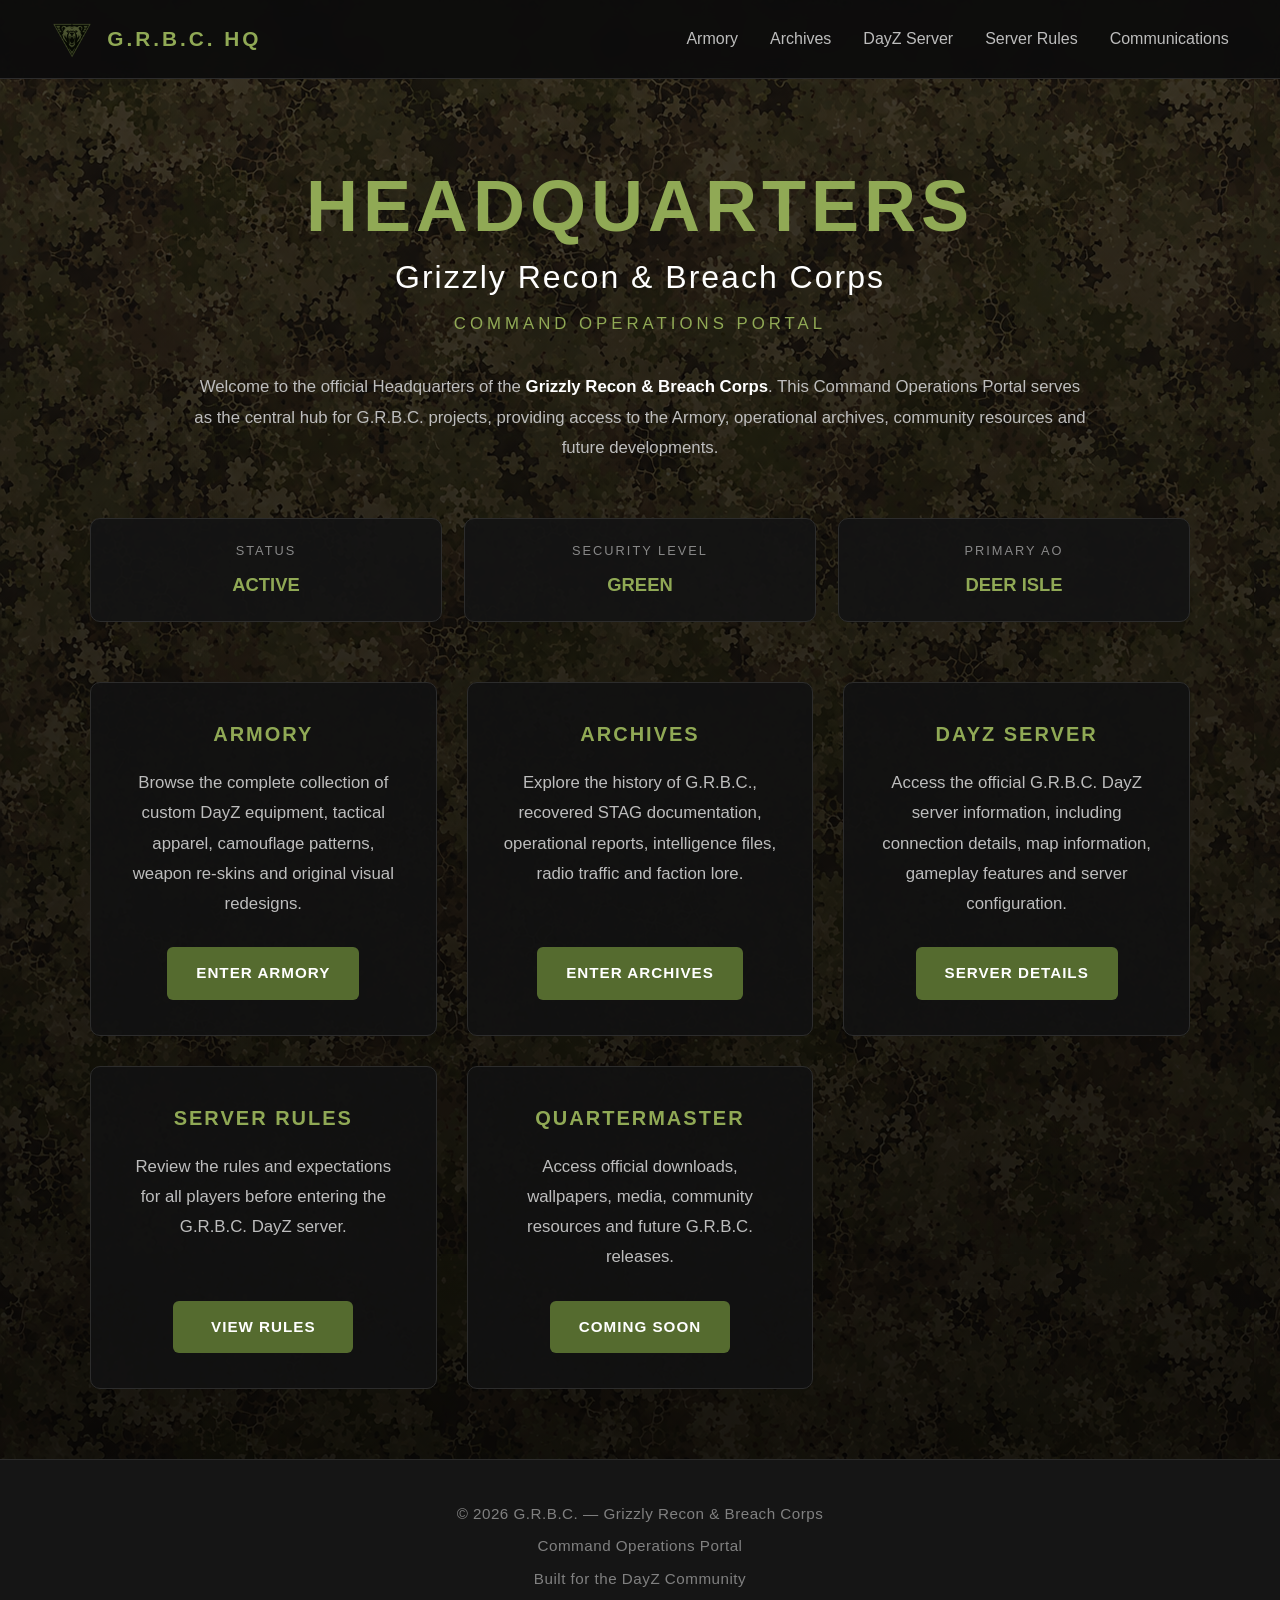
<file: index.html>
<!DOCTYPE html>
<html lang="en">

<head>

    <meta charset="UTF-8">
    <meta name="viewport" content="width=device-width, initial-scale=1.0">

    <title>G.R.B.C. Headquarters</title>

    <link rel="icon"
          type="image/png"
          href="gallery/page/GRBC_Logo_Simple.png">

    <link rel="stylesheet"
          href="css/style.css">

    <link rel="stylesheet"
          href="css/hq.css">

    <script src="js/main.js" defer></script>

</head>

<body>

<!-- ==========================================================
     NAVIGATION
=========================================================== -->

<nav>

    <div class="nav-container">

        <a href="index.html" class="logo">

            <img src="gallery/page/GRBC_Logo_Simple.png"
                 alt="G.R.B.C.">

            <span>G.R.B.C. HQ</span>

        </a>

        <div class="nav-links">

            <a href="armory.html">Armory</a>

            <a href="archives.html">Archives</a>
            <a href="server.html">DayZ Server</a>
            <a href="rules.html">Server Rules</a>
<!--
            <a href="#">Quartermaster</a>

            <a href="#">Contracting</a>
-->
            <a href="communications.html">Communications</a>

        </div>

    </div>

</nav>

<!-- ==========================================================
     HEADQUARTERS
=========================================================== -->

<section class="hero">

    <div class="container">

        <div class="hero-content">

            <h1>Headquarters</h1>

            <h2>Grizzly Recon &amp; Breach Corps</h2>

            <div class="subtitle">

                Command Operations Portal

            </div>

            <p>

                Welcome to the official Headquarters of the
                <strong>Grizzly Recon &amp; Breach Corps</strong>.

                This Command Operations Portal serves as the central hub for
                G.R.B.C. projects, providing access to the Armory,
                operational archives, community resources and future
                developments.

            </p>

            <!-- ==========================================
                 STATUS
            =========================================== -->

            <div class="status-panel">

                <div class="status-box">

                    <span>Status</span>

                    <strong>ACTIVE</strong>

                </div>

                <div class="status-box">

                    <span>Security Level</span>

                    <strong>GREEN</strong>

                </div>

                <div class="status-box">

                    <span>Primary AO</span>

                    <strong>DEER ISLE</strong>

                </div>

            </div>

            <!-- ==========================================
                 COMMAND MODULES
            =========================================== -->

            <div class="portal">

                <!-- ARMORY -->

                <div class="command-module">

                    <h3>ARMORY</h3>

                    <p>

                        Browse the complete collection of custom
                        DayZ equipment, tactical apparel,
                        camouflage patterns, weapon re-skins
                        and original visual redesigns.

                    </p>

                    <a href="armory.html"
                       class="btn">

                        ENTER ARMORY

                    </a>

                </div>

                <!-- ARCHIVES -->

                <div class="command-module">

                    <h3>ARCHIVES</h3>

                    <p>

                        Explore the history of G.R.B.C.,
                        recovered STAG documentation,
                        operational reports,
                        intelligence files,
                        radio traffic and faction lore.

                    </p>

                    <a href="archives.html"
                       class="btn">

                        ENTER ARCHIVES

                    </a>

                </div>

                <!-- DAYZ SERVER -->
                <div class="command-module">
                    <h3>DAYZ SERVER</h3>
                    <p>
                        Access the official G.R.B.C. DayZ server information,
                        including connection details, map information,
                        gameplay features and server configuration.
                    </p>
                    <a href="server.html" class="btn">
                        SERVER DETAILS
                    </a>
                </div>

                <!-- SERVER RULES -->
                <div class="command-module">
                    <h3>SERVER RULES</h3>
                    <p>
                        Review the rules and expectations for all players
                        before entering the G.R.B.C. DayZ server.
                    </p>
                    <a href="rules.html" class="btn">
                        VIEW RULES
                    </a>
                </div>

                <!-- QUARTERMASTER -->

                <div class="command-module">

                    <h3>QUARTERMASTER</h3>

                    <p>

                        Access official downloads,
                        wallpapers,
                        media,
                        community resources
                        and future G.R.B.C. releases.

                    </p>

                    <a href="#"
                       class="btn">

                        COMING SOON

                    </a>

                </div>

            </div>

        </div>

    </div>

</section>

<!-- ==========================================================
     FOOTER
=========================================================== -->

<footer>

    <p>

        © 2026 G.R.B.C. — Grizzly Recon &amp; Breach Corps

    </p>

    <p>

        Command Operations Portal

    </p>

    <p>

        Built for the DayZ Community

    </p>

</footer>

</body>

</html>
</file>
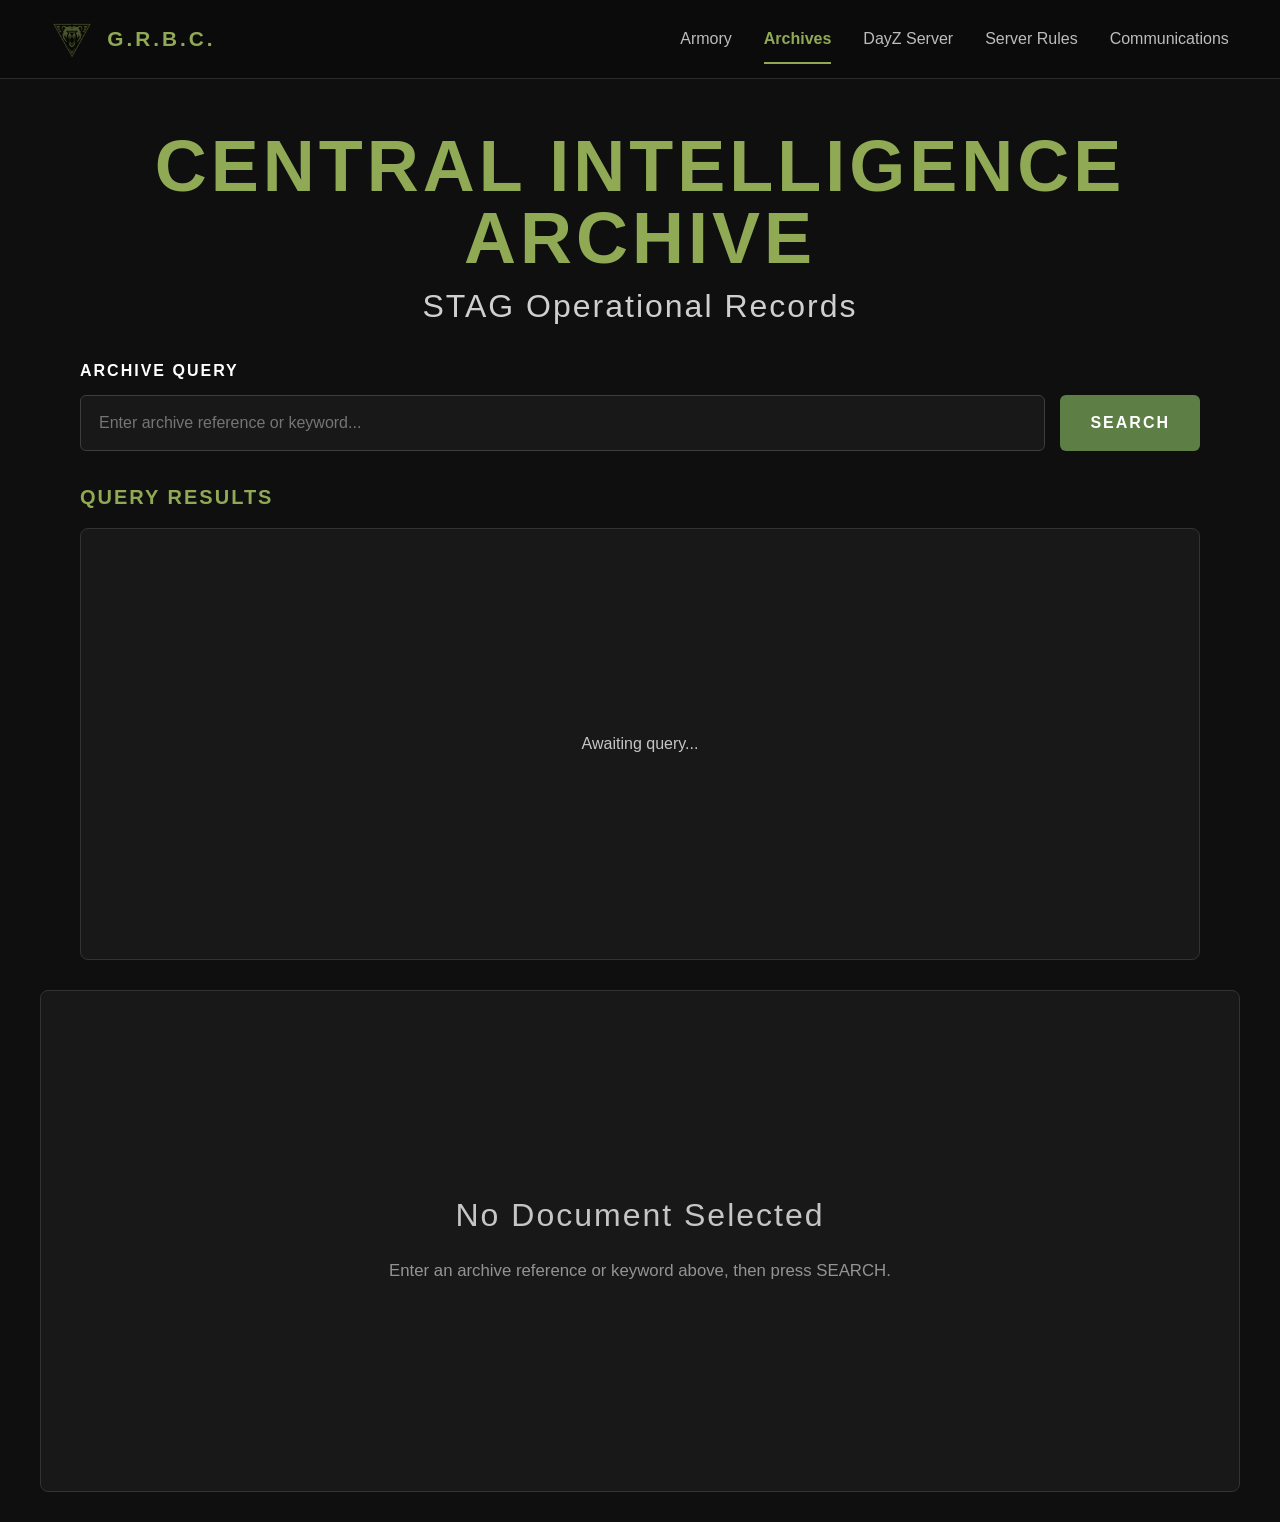
<file: archive.html>
<!DOCTYPE html>
<html lang="en">
<head>
<meta charset="UTF-8">
<meta name="viewport" content="width=device-width, initial-scale=1.0">
<title>G.R.B.C. Central Intelligence Archive</title>
<link rel="stylesheet" href="css/style.css">
<link rel="stylesheet" href="css/archive.css">
</head>
<body>

<nav>
<div class="nav-container">
<a href="index.html" class="logo">
<img src="gallery/page/GRBC_Logo_Simple.png" alt="G.R.B.C.">
<span>G.R.B.C.</span>
</a>

<div class="nav-links">
<a href="armory.html">Armory</a>
<a href="archives.html" class="active">Archives</a>
<a href="server.html">DayZ Server</a>
<a href="rules.html">Server Rules</a>
<!--
<a href="#">Quartermaster</a>
<a href="#">Contracting</a>
-->
<a href="communications.html">Communications</a>
</div>
</div>
</nav>

<header class="archive-header">
<h1>Central Intelligence Archive</h1>
<h2 id="collectionTitle">Loading Collection...</h2>
</header>

<section class="archive-query">
<label for="searchBox">Archive Query</label>

<div class="search-row">
<input id="searchBox" type="text"
placeholder="Enter archive reference or keyword...">
<button id="searchButton">SEARCH</button>
</div>
</section>

<section class="query-results">
<h3>Query Results</h3>
<div id="results">
<div class="archive-placeholder">
Awaiting query...
</div>
</div>
</section>

<section class="archive-viewer">
<div id="viewer">
<div class="archive-placeholder">
<h2>No Document Selected</h2>
<p>Enter an archive reference or keyword above, then press SEARCH.</p>
</div>
</div>
</section>

<script src="js/archive/viewer.js"></script>
<script src="js/archive/ui.js"></script>
<script src="js/archive/search.js"></script>
<script src="js/archive/loader.js"></script>
<script src="js/archive/app.js"></script>

</body>
</html>
</file>
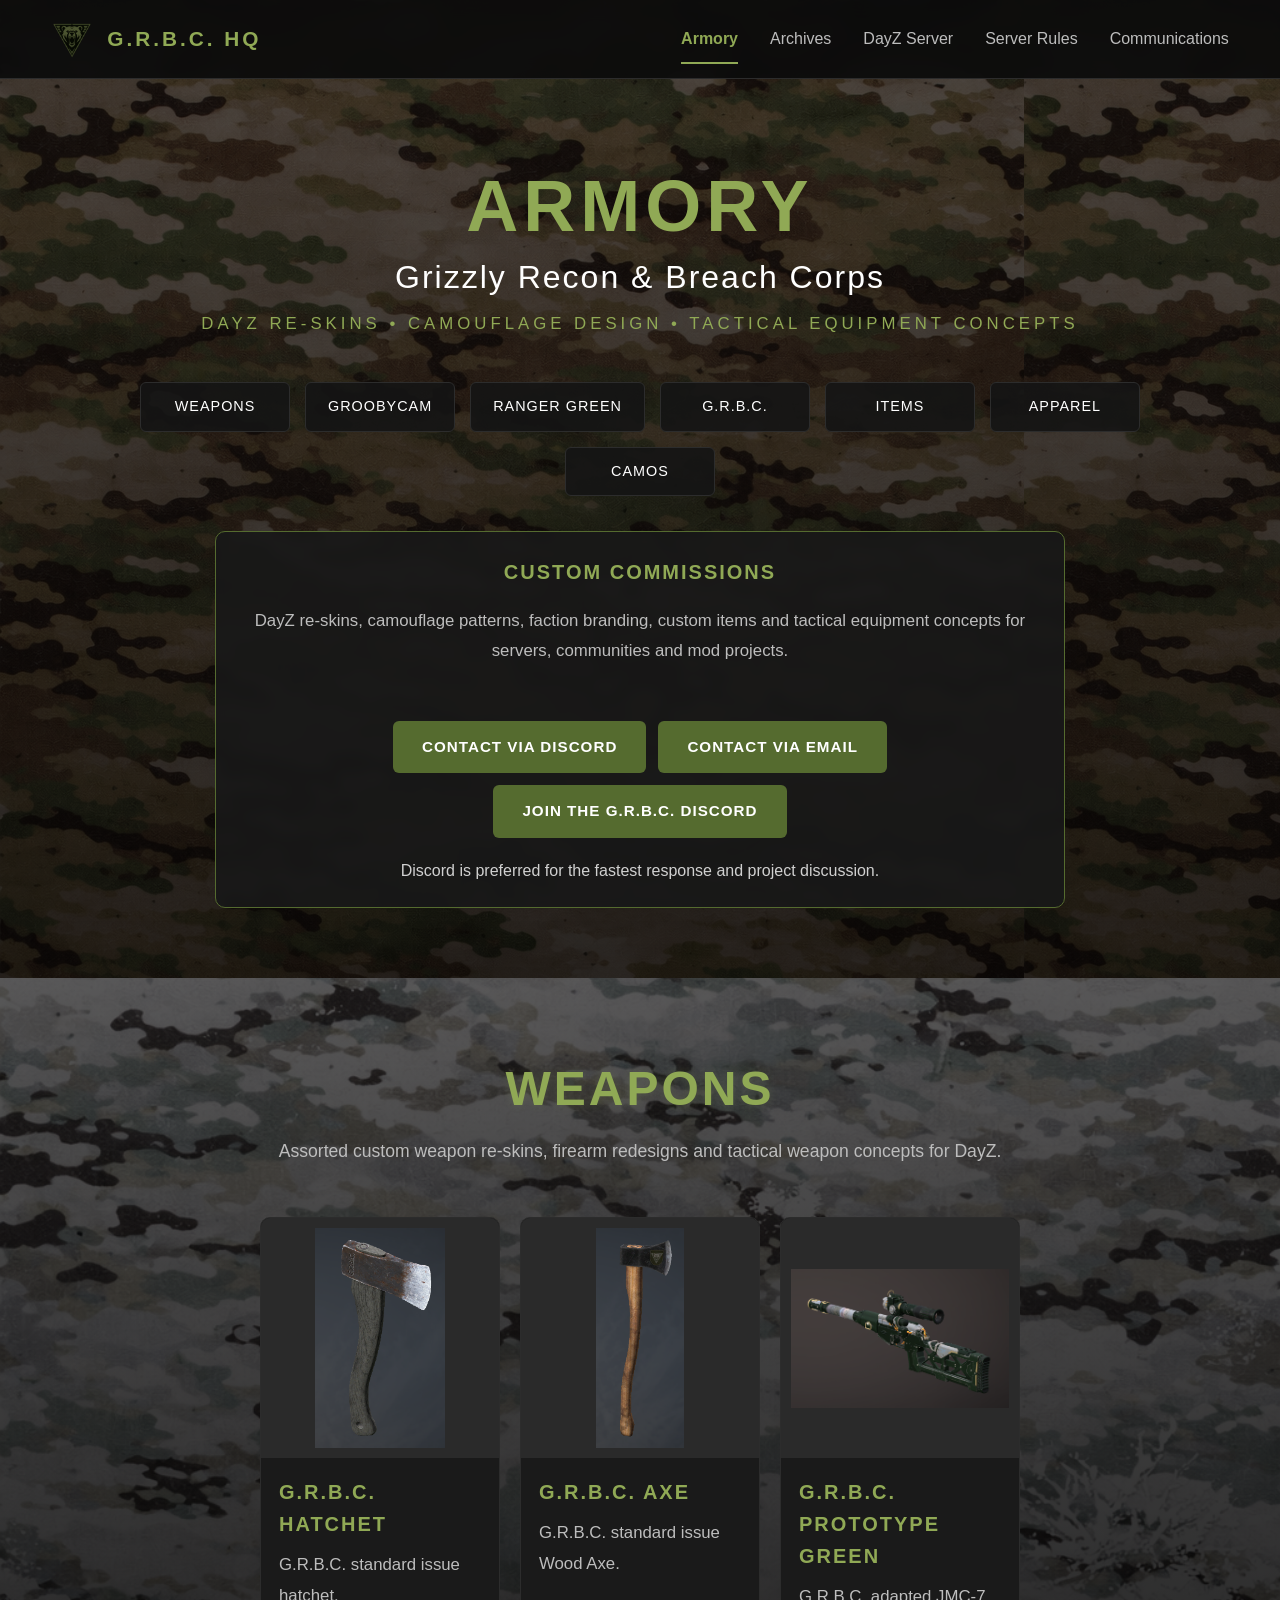
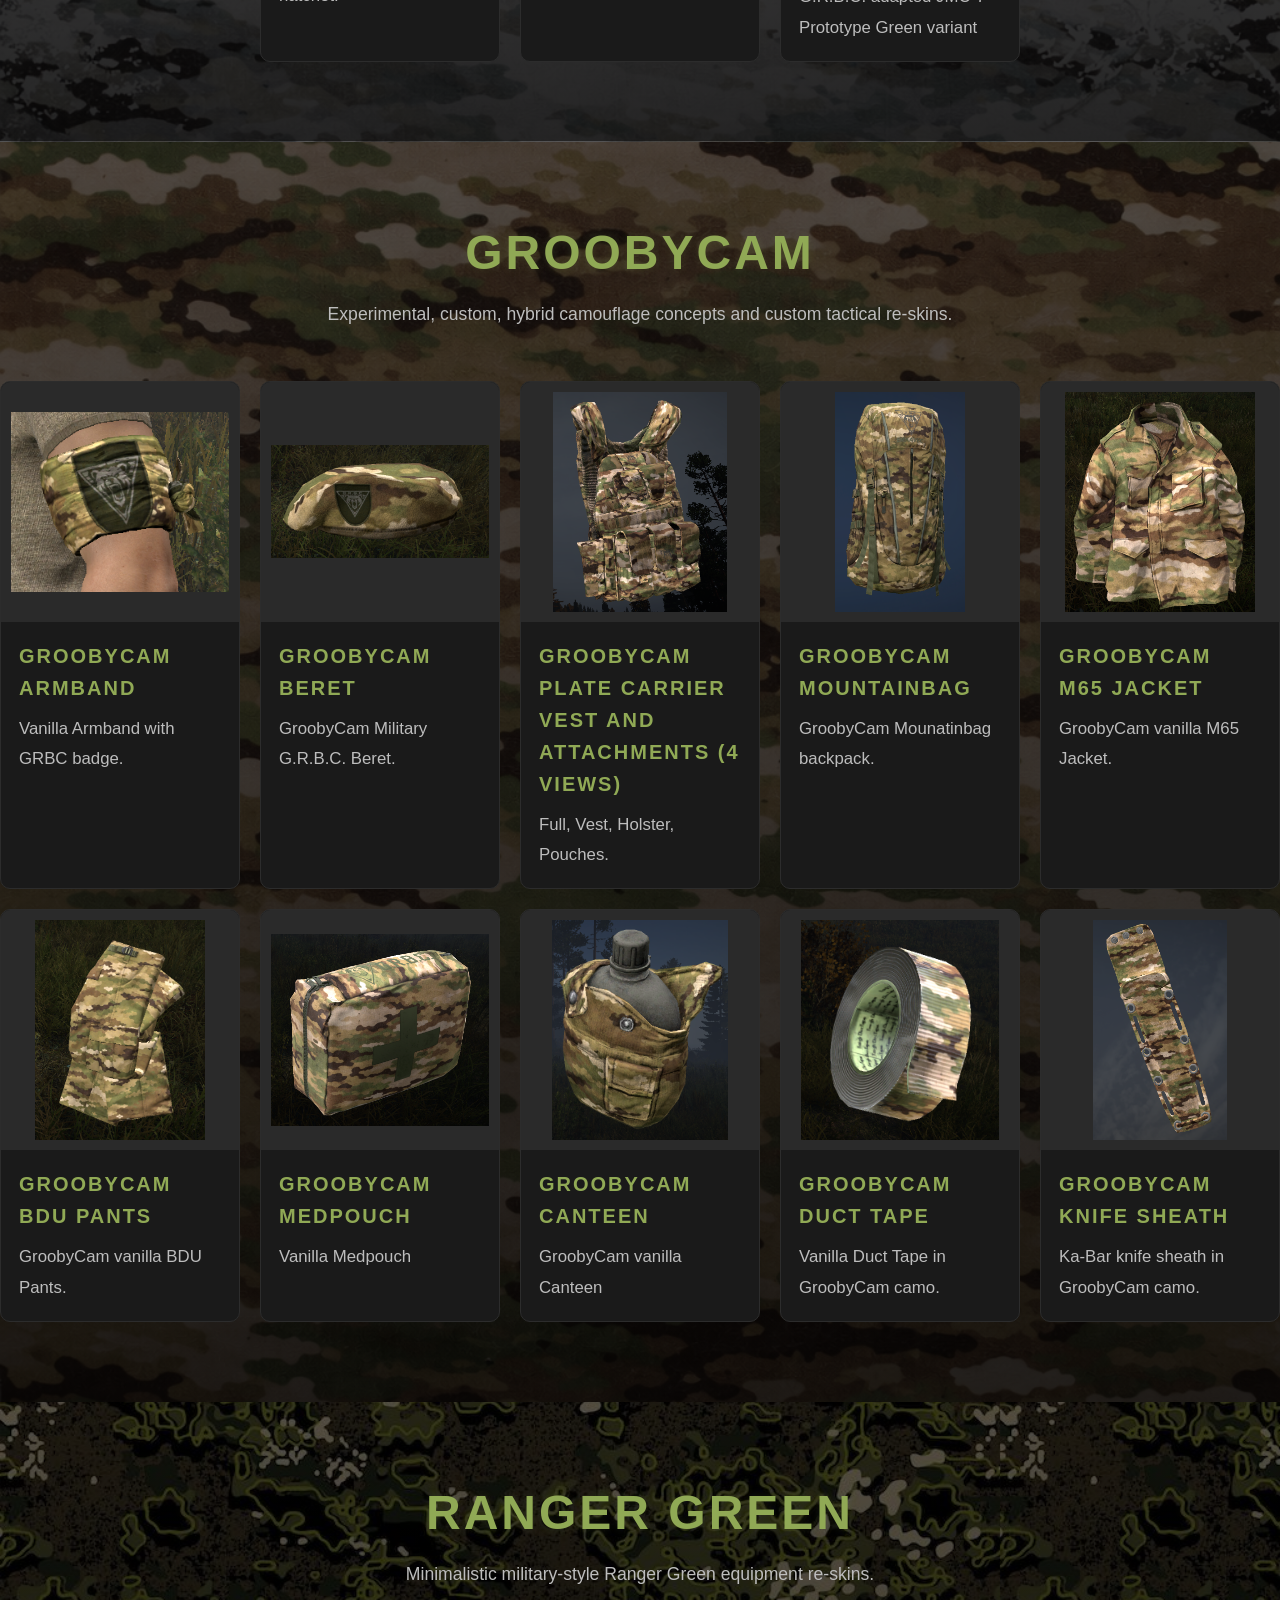
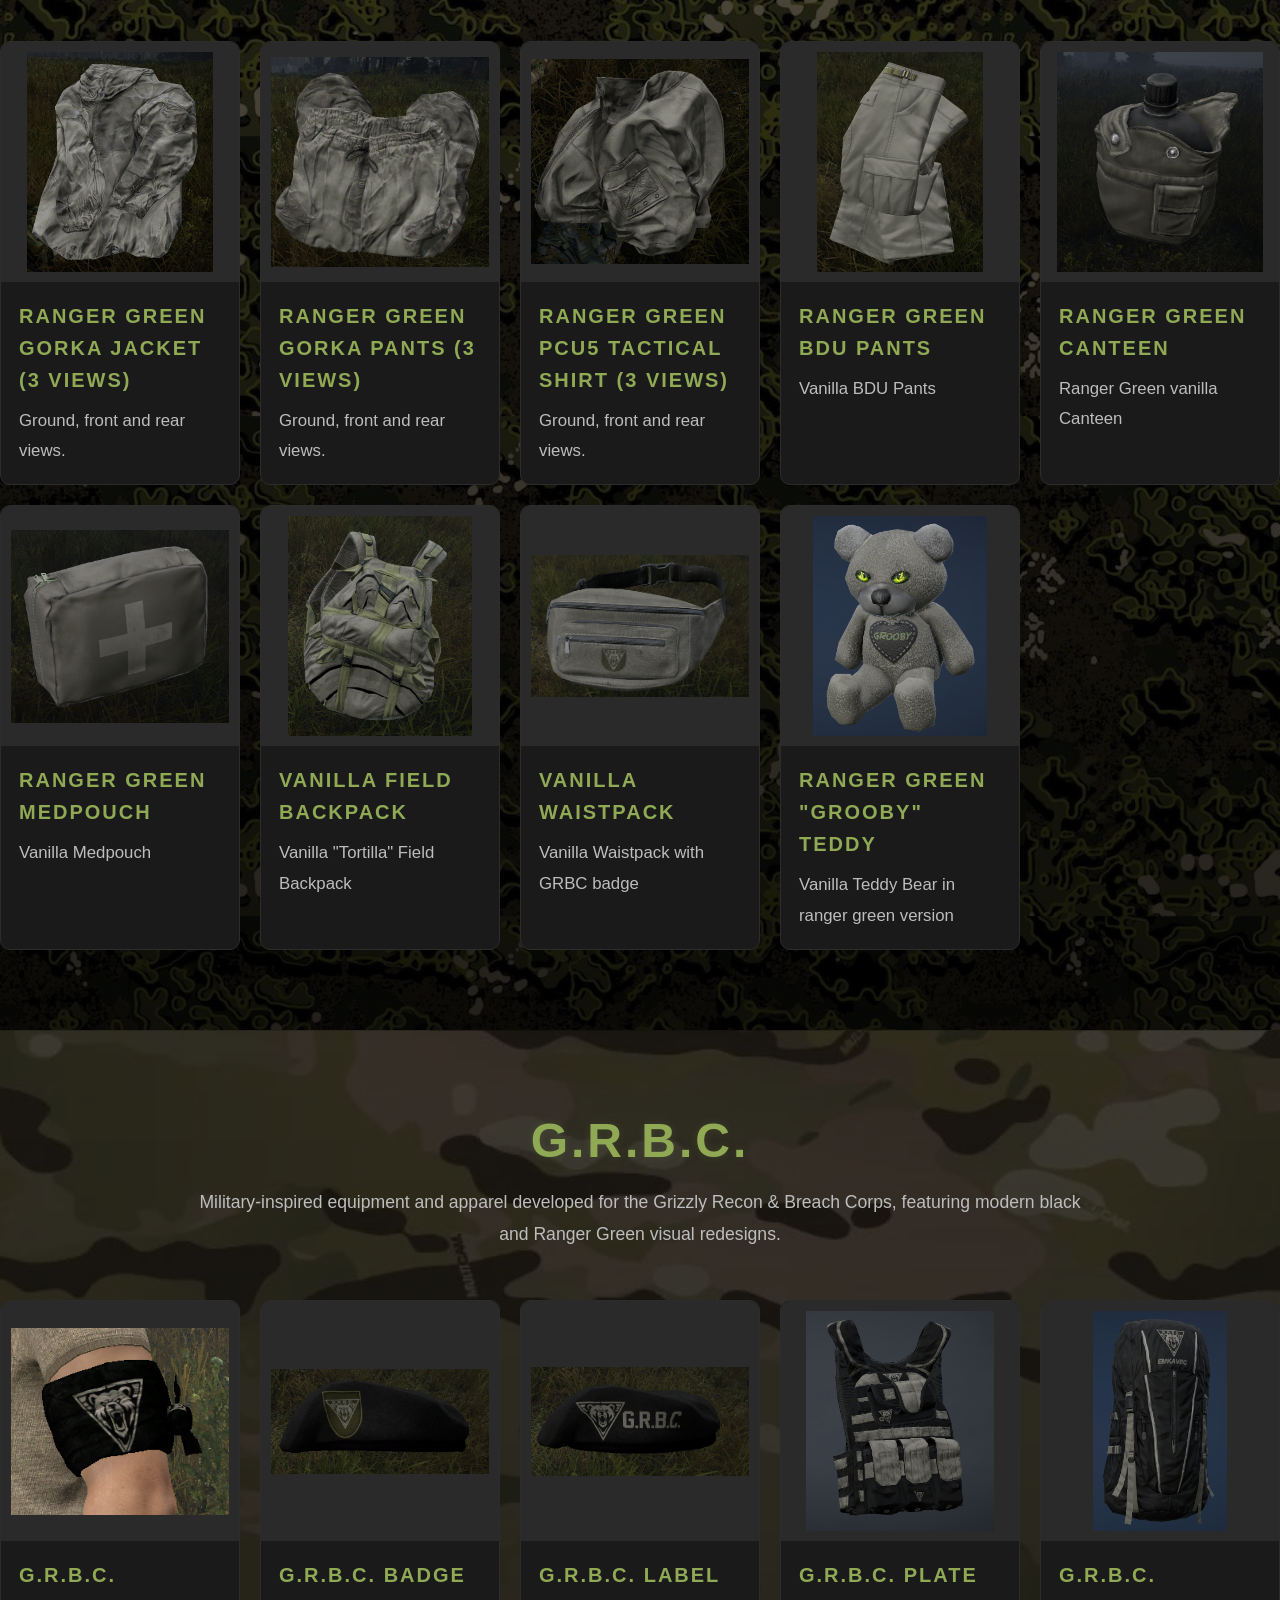
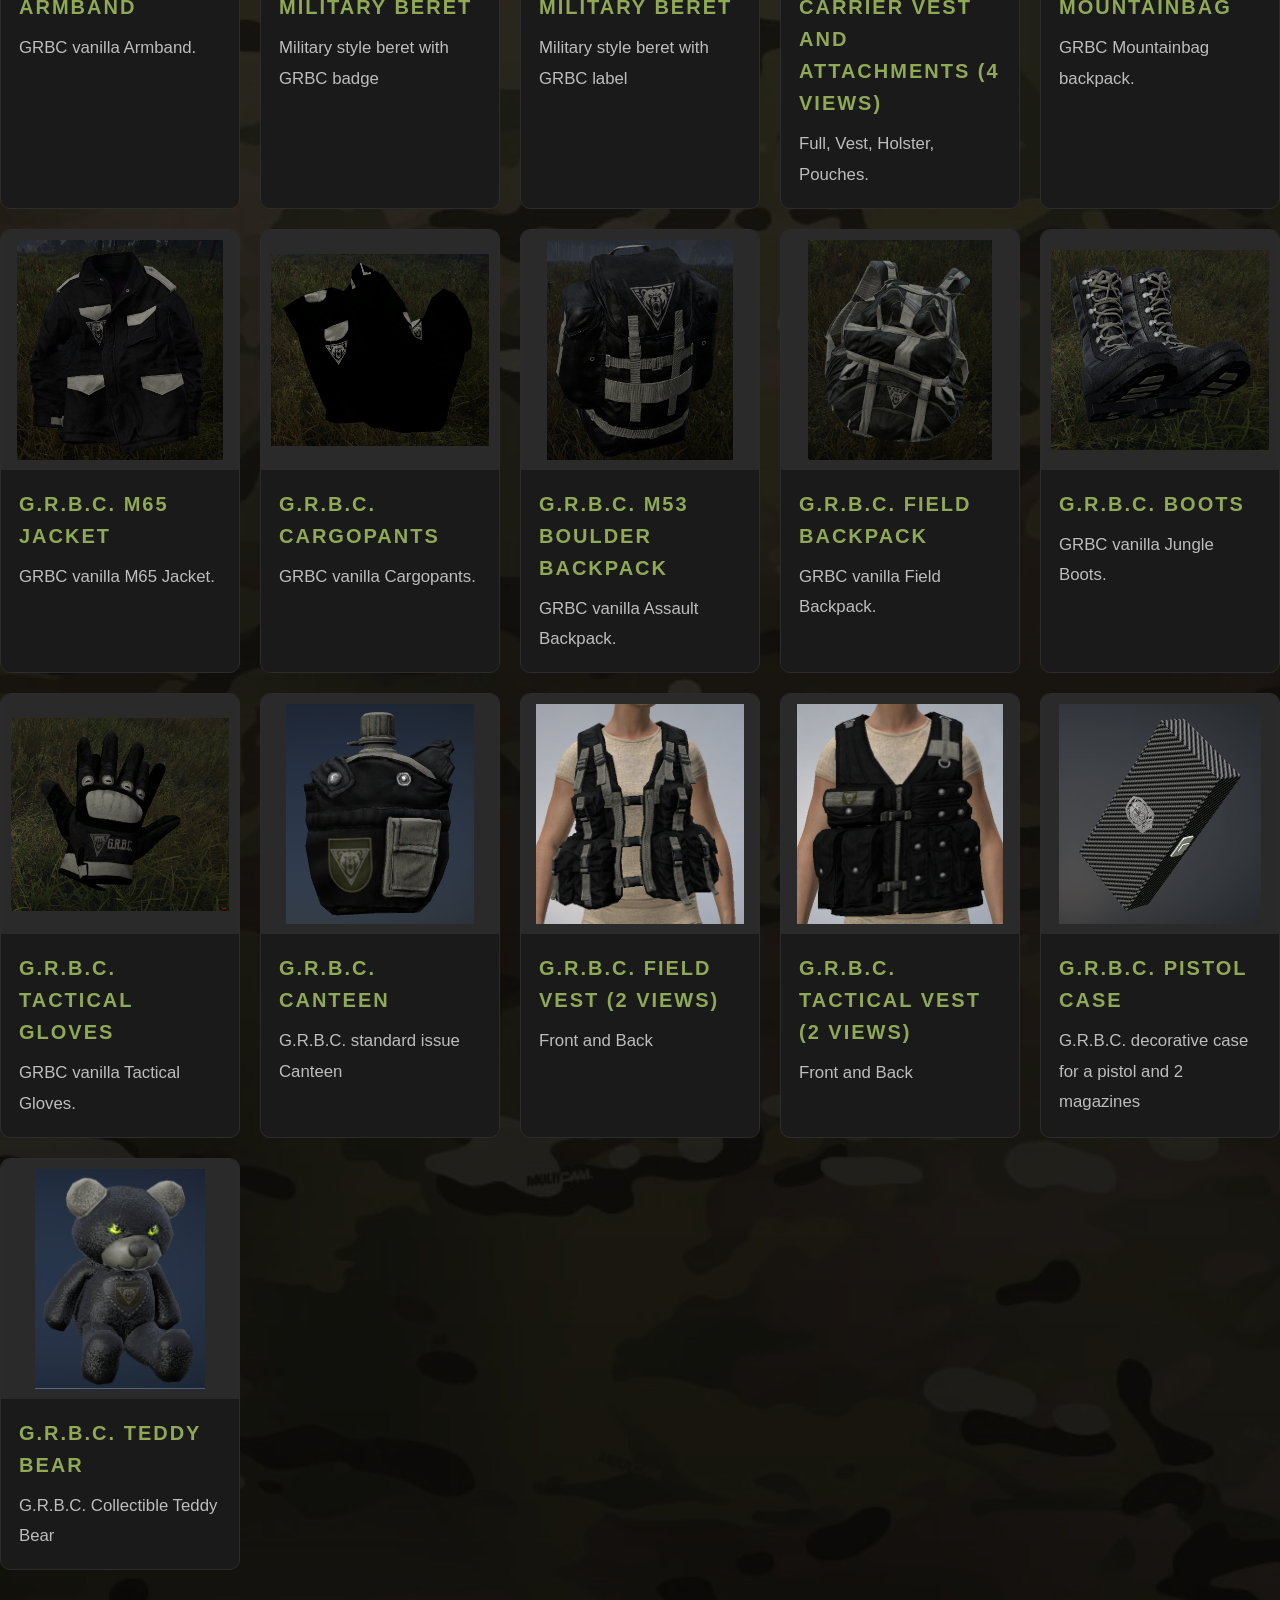
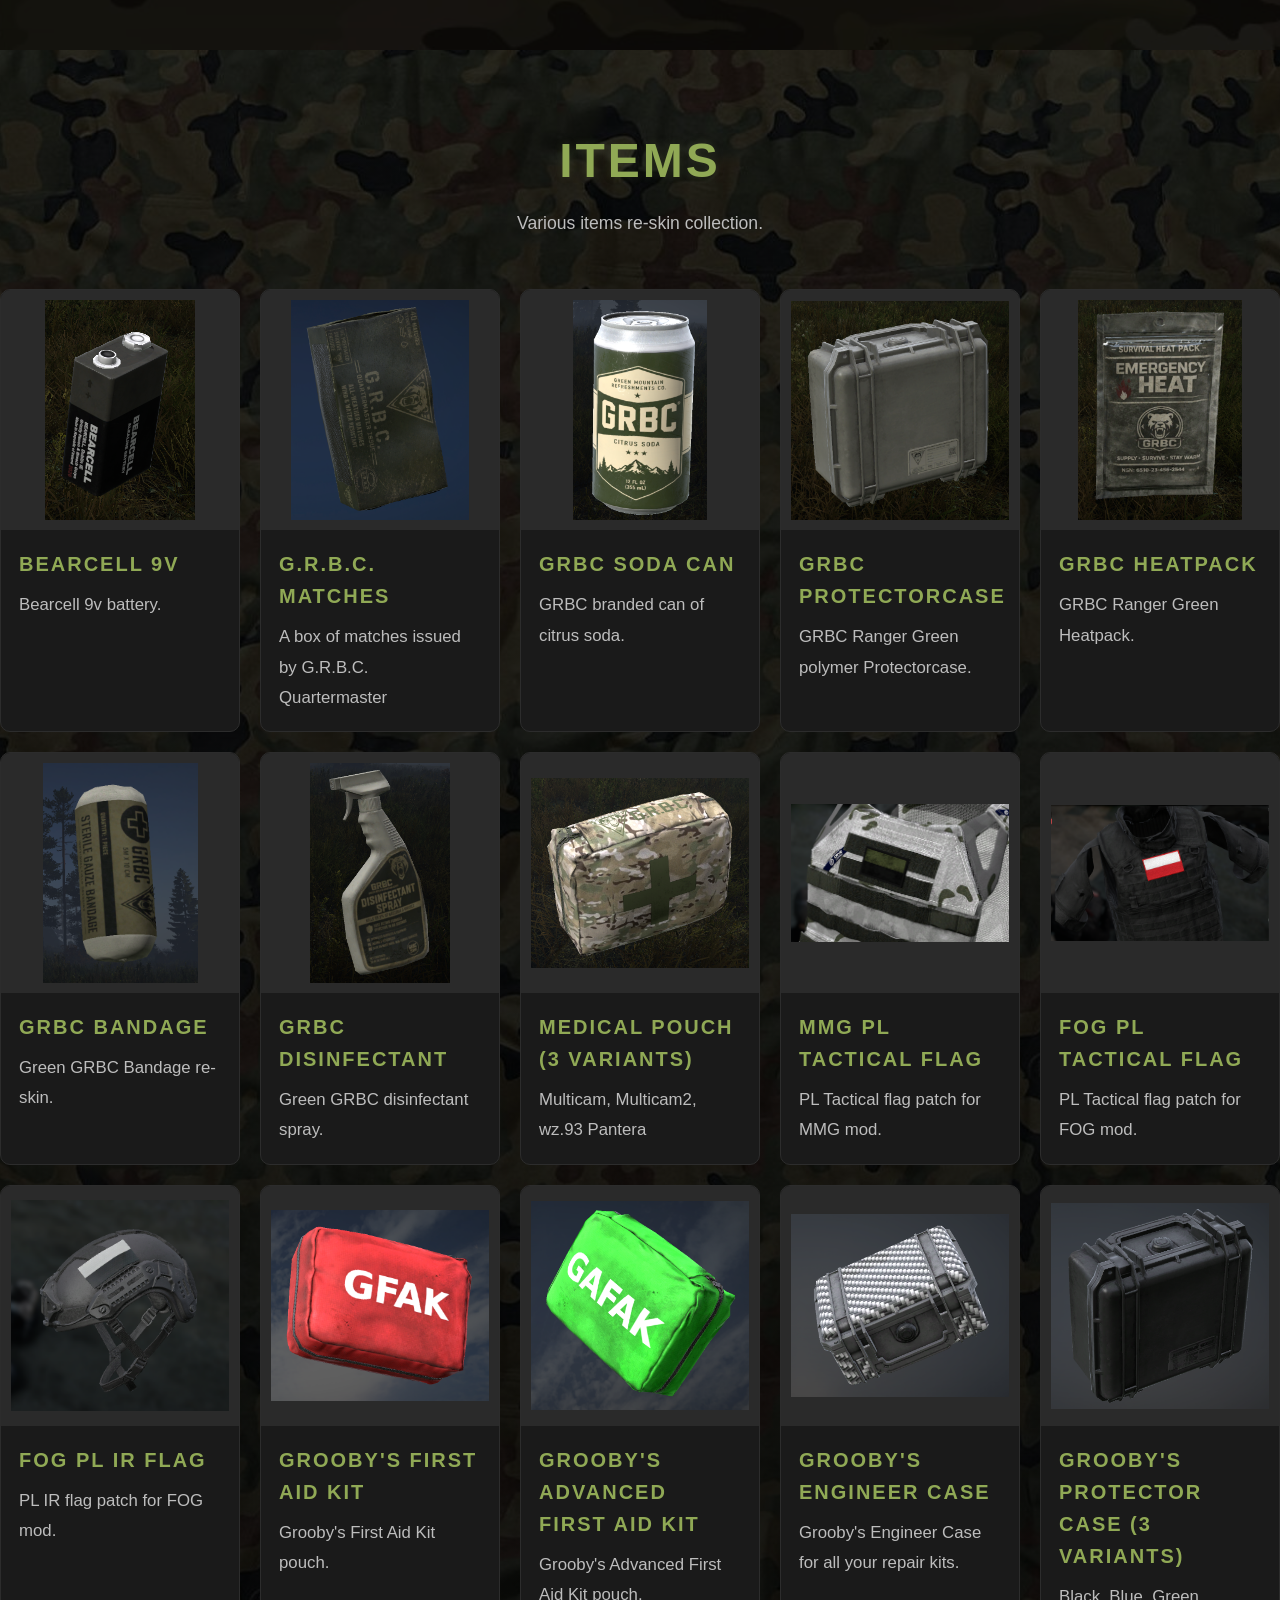
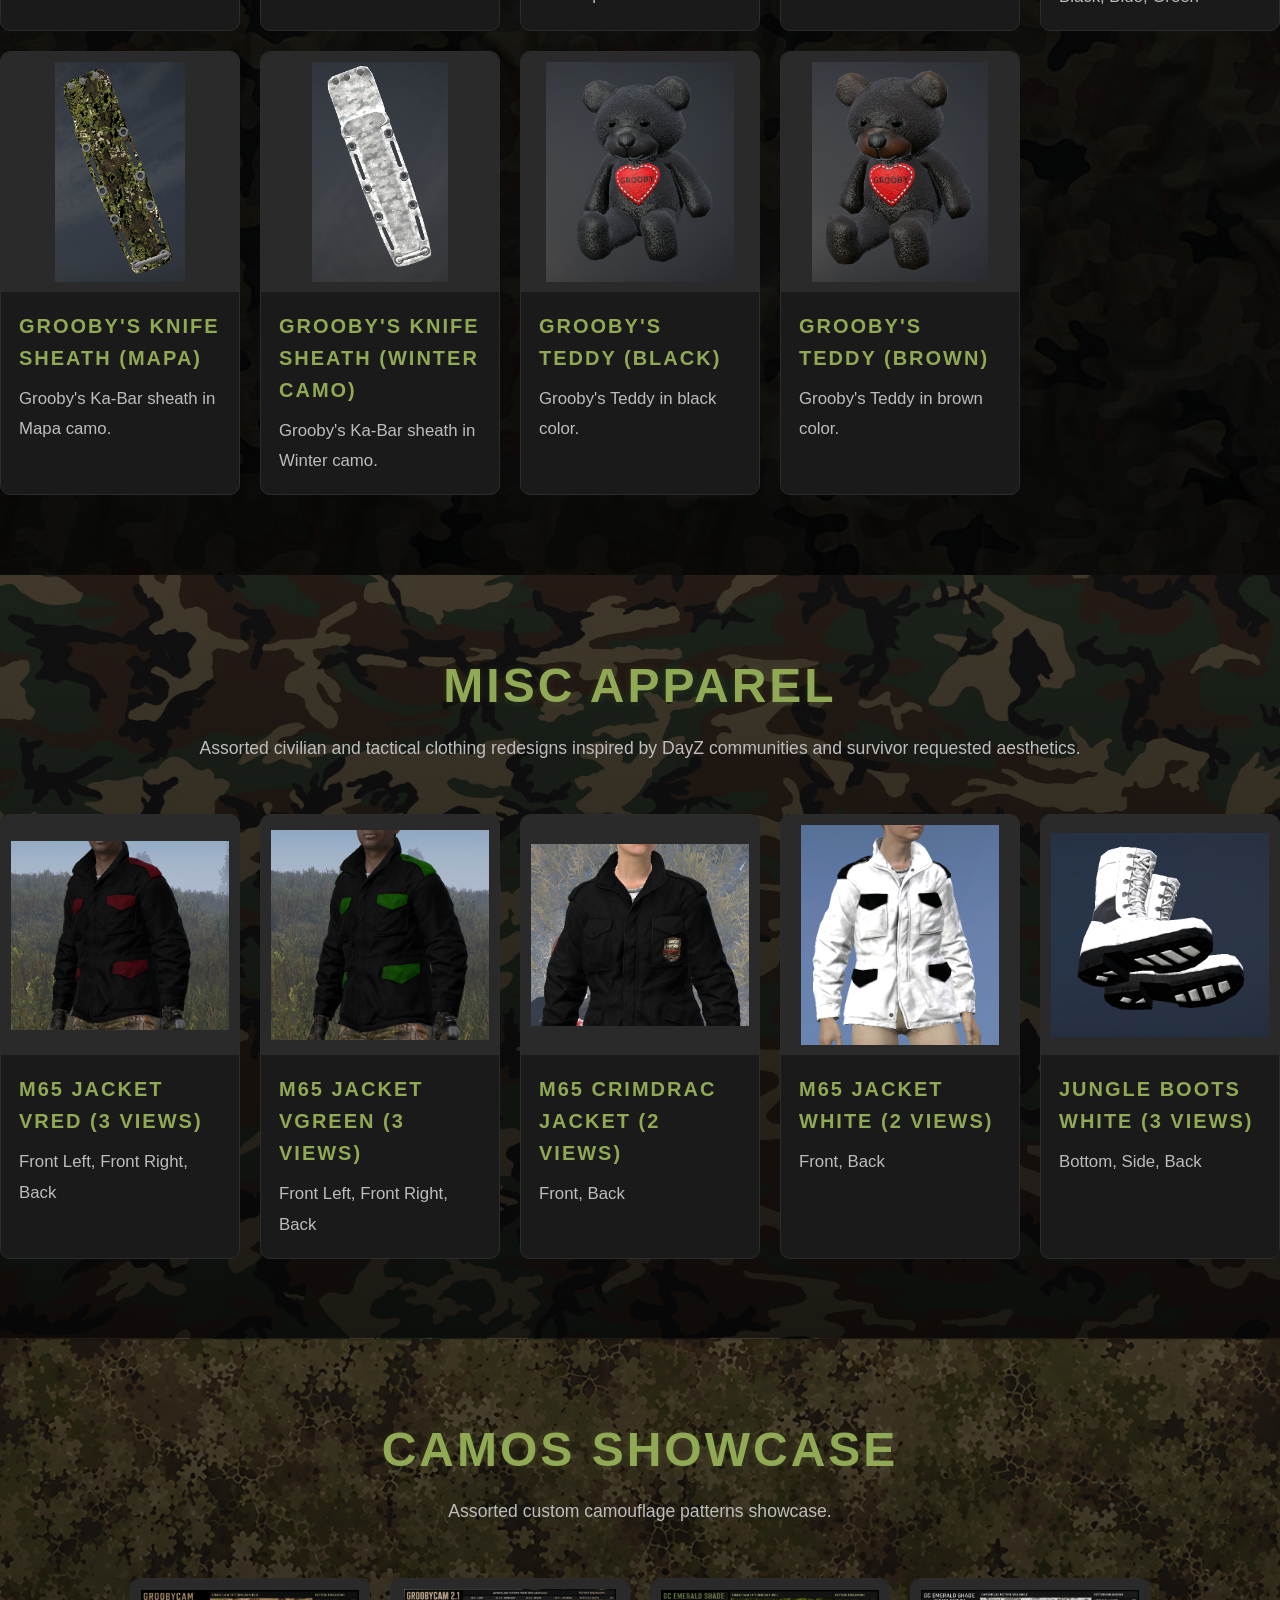
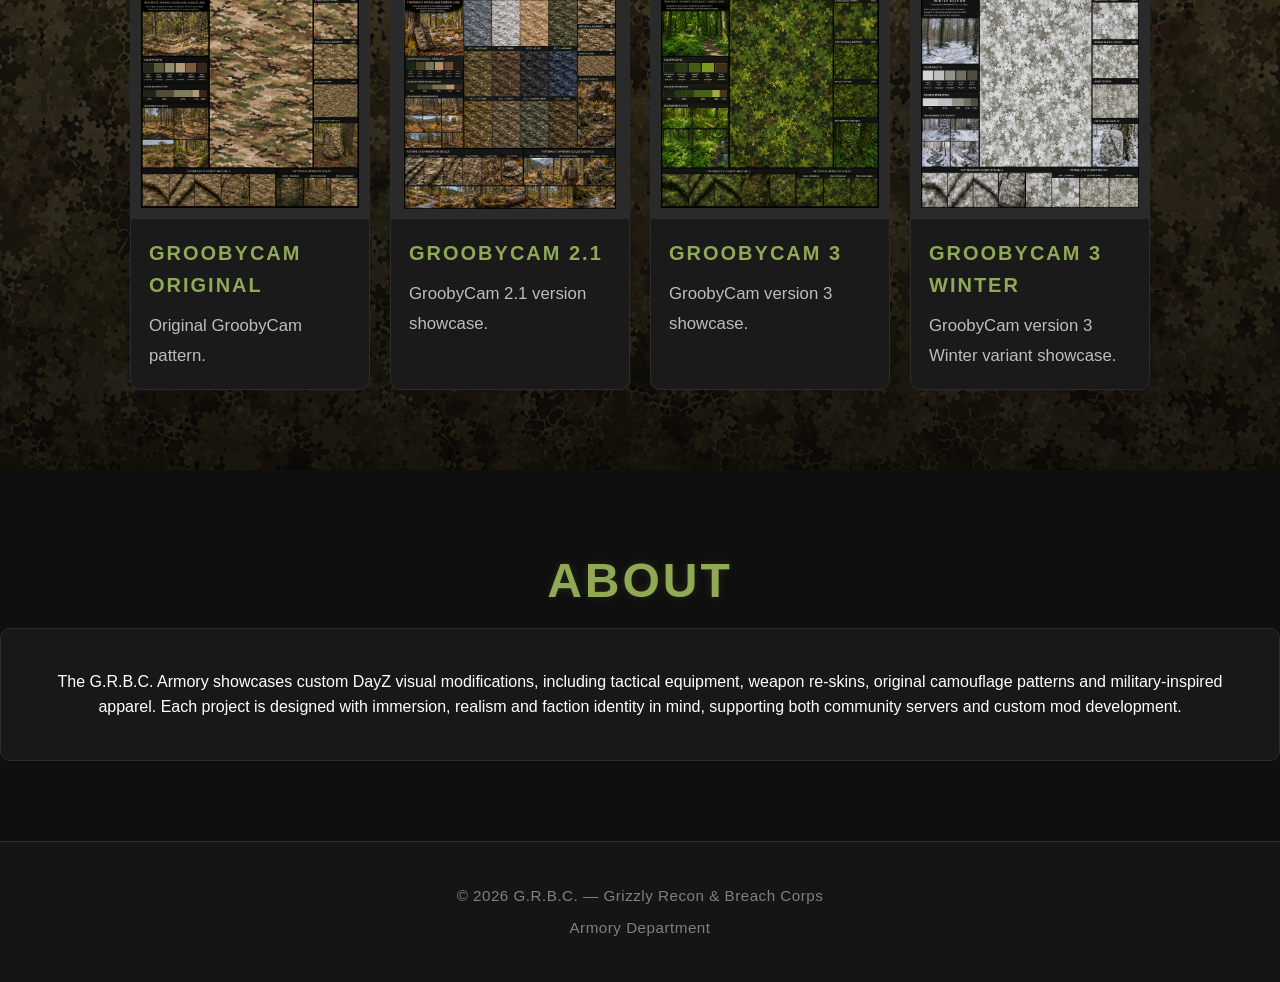
<file: armory.html>
<!DOCTYPE html>
<html lang="en">
<head>
<meta charset="UTF-8">
<meta name="viewport" content="width=device-width, initial-scale=1.0">

<title>G.R.B.C. Armory</title>
<link rel="icon" type="image/png" href="gallery/page/GRBC_Logo_Simple.png">

<link rel="stylesheet" href="css/style.css">
<link rel="stylesheet" href="css/armory.css">
</head>

<body>

<!-- ==========================================================
     NAVIGATION
=========================================================== -->

<nav>

    <div class="nav-container">

        <a href="index.html" class="logo">

            <img src="gallery/page/GRBC_Logo_Simple.png"
                 alt="G.R.B.C.">

            <span>G.R.B.C. HQ</span>

        </a>

        <div class="nav-links">

            <a href="armory.html" class="active">Armory</a>

            <a href="archives.html">Archives</a>
            <a href="server.html">DayZ Server</a>
            <a href="rules.html">Server Rules</a>
<!--
            <a href="#">Quartermaster</a>
            <a href="#">Contracting</a>
-->
            <a href="communications.html">Communications</a>

        </div>

    </div>

</nav>

<!-- ==========================================================
     HERO
=========================================================== -->

<section class="hero" id="home">

    <div class="container">

        <div class="hero-content">

            <h1>Armory</h1>

            <h2>Grizzly Recon &amp; Breach Corps</h2>

            <div class="subtitle">

                DayZ Re-Skins • Camouflage Design • Tactical Equipment Concepts

            </div>

          <div class="hero-buttons">

               <a href="#weapons">Weapons</a>

               <a href="#groobycam">GroobyCam</a>

               <a href="#rangergreen">Ranger Green</a>

               <a href="#grbc">G.R.B.C.</a>

               <a href="#items">Items</a>

               <a href="#apparel">Apparel</a>

               <a href="#camos">Camos</a>
          </div>

          <div class="commission-box">

               <h3>Custom Commissions</h3>

               <p>

                    DayZ re-skins, camouflage patterns,
                    faction branding, custom items and
                    tactical equipment concepts for
                    servers, communities and mod projects.

               </p>

               <div class="commission-links">

                    <a href="https://discord.com/users/353337744786718720" target="_blank" class="btn">Contact via Discord</a>

                    <a href="mailto:grooby_cutlet@proton.me" class="btn">Contact via Email</a>

                    <a href="https://discord.gg/7wp6jXNaxa" target="_blank" class="btn">Join the G.R.B.C. Discord</a>

               </div>

               <div class="commission-note">

                    Discord is preferred for the fastest response and project discussion.
                    
               </div>

          </div>

     </div>

     </div>

</section>

<!-- ==========================================================
     WEAPONS
=========================================================== -->

<section id="weapons" class="weapons">

    <h2 class="section-title">Weapons</h2>

    <p class="section-description">
        Assorted custom weapon re-skins, firearm redesigns and tactical weapon concepts for DayZ.
    </p>

    <div class="coming-soon">

        Coming Soon

    </div>
    <div class="gallery-grid">

        <div class="gallery-item">
            <img
                src="gallery/WPN/GRBC_Hatchet.png"
                onclick="openLightbox(this.src)"
            >
            <div class="gallery-info">
                <h3>G.R.B.C. Hatchet</h3>
                <p>G.R.B.C. standard issue hatchet.</p>
            </div>
        </div>
        <div class="gallery-item">
            <img
                src="gallery/WPN/GRBC_WoodAxe.png"
                onclick="openLightbox(this.src)"
            >
            <div class="gallery-info">
                <h3>G.R.B.C. Axe</h3>
                <p>G.R.B.C. standard issue Wood Axe.</p>
            </div>
        </div>
        <div class="gallery-item">
            <img
                src="gallery/WPN/GRBC_Prototype_Green.png"
                onclick="openLightbox(this.src)"
            >
            <div class="gallery-info">
                <h3>G.R.B.C. Prototype Green</h3>
                <p>G.R.B.C. adapted JMC-7 Prototype Green variant</p>
            </div>
        </div>

    </div>

</section>

<!-- GROOBYCAM -->

<section id="groobycam" class="groobycam">

    <h2 class="section-title">GroobyCam</h2>

    <p class="section-description">
        Experimental, custom, hybrid camouflage concepts and custom tactical re-skins.
    </p>

    <div class="gallery-grid">

        <div class="gallery-item">
            <img
                src="gallery/GC/GRBC_Armband_GC.png"
                onclick="openLightbox(this.src)"
            >
            <div class="gallery-info">
                <h3>GroobyCam Armband</h3>
                <p>Vanilla Armband with GRBC badge.</p>
            </div>
        </div>
        <div class="gallery-item">
            <img 
                src="gallery/GC/GRBC_Beret_GC.png"
                onclick="openLightbox(this.src)"
            >
            <div class="gallery-info">
                <h3>GroobyCam Beret</h3>
                <p>GroobyCam Military G.R.B.C. Beret.</p>
            </div>
        </div>

        <div class="gallery-item">
            <img
                src="gallery/GC/GRBC_PC_Full_GC.png"
                onclick="openGallery([
                    'gallery/GC/GRBC_PC_Full_GC.png',
                    'gallery/GC/GRBC_PC_GC.png',
                    'gallery/GC/GRBC_PC_Holster_GC.png',
                    'gallery/GC/GRBC_PC_Pouches_GC.png'
                ])"
            >

            <div class="gallery-info">
                <h3>GroobyCam Plate Carrier Vest and attachments (4 Views)</h3>
                <p>Full, Vest, Holster, Pouches.</p>
            </div>
        </div>

        <div class="gallery-item">
            <img 
                src="gallery/GC/GRBC_Mountainbag_GC.png"
                onclick="openLightbox(this.src)"
            >
            <div class="gallery-info">
                <h3>GroobyCam Mountainbag</h3>
                <p>GroobyCam Mounatinbag backpack.</p>
            </div>
        </div>
        <div class="gallery-item">
            <img 
                src="gallery/GC/GRBC_M65_GC.png"
                onclick="openLightbox(this.src)"
            >
            <div class="gallery-info">
                <h3>GroobyCam M65 Jacket</h3>
                <p>GroobyCam vanilla M65 Jacket.</p>
            </div>
        </div>
        <div class="gallery-item">
            <img 
                src="gallery/GC/GRBC_BDUP_GC.png"
                onclick="openLightbox(this.src)"
            >
            <div class="gallery-info">
                <h3>GroobyCam BDU Pants</h3>
                <p>GroobyCam vanilla BDU Pants.</p>
            </div>
        </div>
        <div class="gallery-item">
            <img 
                src="gallery/GC/GRBC_MedPouch_GC.png"
                onclick="openLightbox(this.src)"
            >
            <div class="gallery-info">
                <h3>GroobyCam Medpouch</h3>
                <p>Vanilla Medpouch</p>
            </div>
        </div>
        <div class="gallery-item">
            <img 
                src="gallery/GC/GRBC_Canteen_GC.png"
                onclick="openLightbox(this.src)"
            >
            <div class="gallery-info">
                <h3>GroobyCam Canteen</h3>
                <p>GroobyCam vanilla Canteen</p>
            </div>
        </div>
        <div class="gallery-item">
            <img 
                src="gallery/GC/GRBC_DuctTape_GC.png"
                onclick="openLightbox(this.src)"
            >
            <div class="gallery-info">
                <h3>GroobyCam Duct Tape</h3>
                <p>Vanilla Duct Tape in GroobyCam camo.</p>
            </div>
        </div>
        <div class="gallery-item">
            <img 
                src="gallery/GC/GRBC_Sheath_GC.PNG"
                onclick="openLightbox(this.src)"
            >
            <div class="gallery-info">
                <h3>GroobyCam Knife Sheath</h3>
                <p>Ka-Bar knife sheath in GroobyCam camo.</p>
            </div>
        </div>

    </div>

</section>

<!-- RANGER GREEN -->

<section id="rangergreen" class="rangergreen">

    <h2 class="section-title">Ranger Green</h2>

    <p class="section-description">
        Minimalistic military-style Ranger Green equipment re-skins.
    </p>

    <div class="gallery-grid">

        <div class="gallery-item">
            <img
                src="gallery/RG/GRBC_GorkaJ_RG_Gnd.png"
                onclick="openGallery([
                    'gallery/RG/GRBC_GorkaJ_RG_Gnd.png',
                    'gallery/RG/GRBC_GorkaJacket_F.png',
                    'gallery/RG/GRBC_GorkaJacket_B.png'
                ])"
            >

            <div class="gallery-info">
                <h3>Ranger Green Gorka Jacket (3 Views)</h3>
                <p>Ground, front and rear views.</p>
            </div>
        </div>
        <div class="gallery-item">
            <img
                src="gallery/RG/GRBC_GorkaP_RG_Gnd.png"
                onclick="openGallery([
                    'gallery/RG/GRBC_GorkaP_RG_Gnd.png',
                    'gallery/RG/GRBC_GorkaPants_F.png',
                    'gallery/RG/GRBC_GorkaPants_B.png'
                ])"
            >

            <div class="gallery-info">
                <h3>Ranger Green Gorka Pants (3 Views)</h3>
                <p>Ground, front and rear views.</p>
            </div>
        </div>

        <div class="gallery-item">
            <img
                src="gallery/RG/GRBC_PCU5_TacticalShirt_RG_Gnd.png"
                onclick="openGallery([
                    'gallery/RG/GRBC_PCU5_TacticalShirt_RG_Gnd.png',
                    'gallery/RG/GRBC_PCU5Jacket_F.png',
                    'gallery/RG/GRBC_PCU5Jacket_B.png'
                ])"
            >

            <div class="gallery-info">
                <h3>Ranger Green PCU5 Tactical Shirt (3 Views)</h3>
                <p>Ground, front and rear views.</p>
            </div>
        </div>

        <div class="gallery-item">
            <img 
                src="gallery/RG/GRBC_BDUP_RG.png"
                onclick="openLightbox(this.src)"
            >
            <div class="gallery-info">
                <h3>Ranger Green BDU Pants</h3>
                <p>Vanilla BDU Pants</p>
            </div>
        </div>
        <div class="gallery-item">
            <img 
                src="gallery/RG/GRBC_Canteen_RG.png"
                onclick="openLightbox(this.src)"
            >
            <div class="gallery-info">
                <h3>Ranger Green Canteen</h3>
                <p>Ranger Green vanilla Canteen</p>
            </div>
        </div>
        <div class="gallery-item">
            <img 
                src="gallery/RG/GRBC_MedPouch_RG.png"
                onclick="openLightbox(this.src)"
            >
            <div class="gallery-info">
                <h3>Ranger Green Medpouch</h3>
                <p>Vanilla Medpouch</p>
            </div>
        </div>
        <div class="gallery-item">
            <img 
                src="gallery/RG/GRBC_TortillaBag_RG.png"
                onclick="openLightbox(this.src)"
            >
            <div class="gallery-info">
                <h3>Vanilla Field Backpack</h3>
                <p>Vanilla "Tortilla" Field Backpack</p>
            </div>
        </div>
        <div class="gallery-item">
            <img 
                src="gallery/RG/GRBC_Waistpack_RG.png"
                onclick="openLightbox(this.src)"
            >
            <div class="gallery-info">
                <h3>Vanilla Waistpack</h3>
                <p>Vanilla Waistpack with GRBC badge</p>
            </div>
        </div>
        <div class="gallery-item">
            <img 
                src="gallery/RG/GRBC_Teddy_RG.png"
                onclick="openLightbox(this.src)"
            >
            <div class="gallery-info">
                <h3>Ranger Green "Grooby" Teddy</h3>
                <p>Vanilla Teddy Bear in ranger green version</p>
            </div>
        </div>


    </div>

</section>

<!-- GRBC -->

<section id="grbc" class="grbc">

    <h2 class="section-title">G.R.B.C.</h2>

    <p class="section-description">
        Military-inspired equipment and apparel developed for the Grizzly Recon & Breach Corps, featuring modern black and Ranger Green visual redesigns.
    </p>

    <div class="gallery-grid">

        <div class="gallery-item">
            <img
                src="gallery/GRBC/GRBC_Armband.png"
                onclick="openLightbox(this.src)"
            >
            <div class="gallery-info">
                <h3>G.R.B.C. Armband</h3>
                <p>GRBC vanilla Armband.</p>
            </div>
        </div>
        <div class="gallery-item">
            <img
                src="gallery/GRBC/GRBC_Beret_Badge.png"
                onclick="openLightbox(this.src)"
            >
            <div class="gallery-info">
                <h3>G.R.B.C. Badge Military Beret</h3>
                <p>Military style beret with GRBC badge</p>
            </div>
        </div>
        <div class="gallery-item">
            <img
                src="gallery/GRBC/GRBC_Beret_Label.png"
                onclick="openLightbox(this.src)"
            >
            <div class="gallery-info">
                <h3>G.R.B.C. Label Military Beret</h3>
                <p>Military style beret with GRBC label</p>
            </div>
        </div>

        <div class="gallery-item">
            <img
                src="gallery/GRBC/GRBC_PC_Full.png"
                onclick="openGallery([
                    'gallery/GRBC/GRBC_PC_Full.png',
                    'gallery/GRBC/GRBC_PC.png',
                    'gallery/GRBC/GRBC_PC_Holster.png',
                    'gallery/GRBC/GRBC_PC_Pouches.png'
                ])"
            >

            <div class="gallery-info">
                <h3>G.R.B.C. Plate Carrier Vest and attachments (4 Views)</h3>
                <p>Full, Vest, Holster, Pouches.</p>
            </div>
        </div>

        <div class="gallery-item">
            <img
                src="gallery/GRBC/GRBC_Mountainbag.png"
                onclick="openLightbox(this.src)"
            >
            <div class="gallery-info">
                <h3>G.R.B.C. Mountainbag</h3>
                <p>GRBC Mountainbag backpack.</p>
            </div>
        </div>
        <div class="gallery-item">
            <img
                src="gallery/GRBC/GRBC_M65.png"
                onclick="openLightbox(this.src)"
            >
            <div class="gallery-info">
                <h3>G.R.B.C. M65 Jacket</h3>
                <p>GRBC vanilla M65 Jacket.</p>
            </div>
        </div>
        <div class="gallery-item">
            <img
                src="gallery/GRBC/GRBC_Cargopants.png"
                onclick="openLightbox(this.src)"
            >
            <div class="gallery-info">
                <h3>G.R.B.C. Cargopants</h3>
                <p>GRBC vanilla Cargopants.</p>
            </div>
        </div>
        <div class="gallery-item">
            <img
                src="gallery/GRBC/GRBC_Boulder_M53Backpack.png"
                onclick="openLightbox(this.src)"
            >
            <div class="gallery-info">
                <h3>G.R.B.C. M53 Boulder Backpack</h3>
                <p>GRBC vanilla Assault Backpack.</p>
            </div>
        </div>
        <div class="gallery-item">
            <img
                src="gallery/GRBC/GRBC_TortillaBag.png"
                onclick="openLightbox(this.src)"
            >
            <div class="gallery-info">
                <h3>G.R.B.C. Field Backpack</h3>
                <p>GRBC vanilla Field Backpack.</p>
            </div>
        </div>
        <div class="gallery-item">
            <img
                src="gallery/GRBC/GRBC_Boots.png"
                onclick="openLightbox(this.src)"
            >
            <div class="gallery-info">
                <h3>G.R.B.C. Boots</h3>
                <p>GRBC vanilla Jungle Boots.</p>
            </div>
        </div>
        <div class="gallery-item">
            <img
                src="gallery/GRBC/GRBC_TacticalGloves.png"
                onclick="openLightbox(this.src)"
            >
            <div class="gallery-info">
                <h3>G.R.B.C. Tactical Gloves</h3>
                <p>GRBC vanilla Tactical Gloves.</p>
        </div>
        </div>
        <div class="gallery-item">
            <img 
                src="gallery/GRBC/GRBC_Canteen.png"
                onclick="openLightbox(this.src)"
            >
            <div class="gallery-info">
                <h3>G.R.B.C. Canteen</h3>
                <p>G.R.B.C. standard issue Canteen</p>
            </div>
        </div>

        <div class="gallery-item">
            <img
                src="gallery/GRBC/GRBC_FieldVest_F.png"
                onclick="openGallery([
                    'gallery/GRBC/GRBC_FieldVest_F.png',
                    'gallery/GRBC/GRBC_FieldVest_B.png'
                ])"
            >

            <div class="gallery-info">
                <h3>G.R.B.C. Field Vest (2 Views)</h3>
                <p>Front and Back</p>
            </div>
        </div>

        <div class="gallery-item">
            <img
                src="gallery/GRBC/GRBC_TacticalVest_F.png"
                onclick="openGallery([
                    'gallery/GRBC/GRBC_TacticalVest_F.png',
                    'gallery/GRBC/GRBC_TacticalVest_B.png'
                ])"
            >

            <div class="gallery-info">
                <h3>G.R.B.C. Tactical Vest (2 Views)</h3>
                <p>Front and Back</p>
            </div>
        </div>

        <div class="gallery-item">
            <img 
                src="gallery/GRBC/GRBC_PistolCase.png"
                onclick="openLightbox(this.src)"
            >
            <div class="gallery-info">
                <h3>G.R.B.C. Pistol Case</h3>
                <p>G.R.B.C. decorative case for a pistol and 2 magazines</p>
            </div>
        </div>
        <div class="gallery-item">
            <img 
                src="gallery/GRBC/GRBC_Teddy.png"
                onclick="openLightbox(this.src)"
            >
            <div class="gallery-info">
                <h3>G.R.B.C. Teddy Bear</h3>
                <p>G.R.B.C. Collectible Teddy Bear</p>
            </div>
        </div>
        
    </div>


</section>


<!-- ITEMS -->

<section id="items" class="items">

    <h2 class="section-title">Items</h2>

    <p class="section-description">
        Various items re-skin collection.
    </p>

    <div class="gallery-grid">

        <div class="gallery-item">
            <img 
                src="gallery/IT/GRBC_9V.png"
                onclick="openLightbox(this.src)"
            >
            <div class="gallery-info">
                <h3>Bearcell 9V</h3>
                <p>Bearcell 9v battery.</p>
            </div>
        </div>
        <div class="gallery-item">
            <img 
                src="gallery/IT/GRBC_Matches.png"
                onclick="openLightbox(this.src)"
            >
            <div class="gallery-info">
                <h3>G.R.B.C. Matches</h3>
                <p>A box of matches issued by G.R.B.C. Quartermaster</p>
            </div>
        </div>
        <div class="gallery-item">
            <img 
                src="gallery/IT/GRBC_SodaCan.png"
                onclick="openLightbox(this.src)"
            >
            <div class="gallery-info">
                <h3>GRBC Soda Can</h3>
                <p>GRBC branded can of citrus soda.</p>
            </div>
        </div>
        <div class="gallery-item">
            <img 
                src="gallery/IT/GRBC_ProtectorCase_RG.png"
                onclick="openLightbox(this.src)"
            >
            <div class="gallery-info">
                <h3>GRBC Protectorcase</h3>
                <p>GRBC Ranger Green polymer Protectorcase.</p>
            </div>
        </div>
        <div class="gallery-item">
            <img 
                src="gallery/IT/GRBC_HeatPack.png"
                onclick="openLightbox(this.src)"
            >
            <div class="gallery-info">
                <h3>GRBC Heatpack</h3>
                <p>GRBC Ranger Green Heatpack.</p>
            </div>
        </div>
        <div class="gallery-item">
            <img 
                src="gallery/IT/GRBC_Bandage.png"
                onclick="openLightbox(this.src)"
            >
            <div class="gallery-info">
                <h3>GRBC Bandage</h3>
                <p>Green GRBC Bandage re-skin.</p>
            </div>
        </div>
        <div class="gallery-item">
            <img 
                src="gallery/IT/GRBC_Disinfectant.png"
                onclick="openLightbox(this.src)"
            >
            <div class="gallery-info">
                <h3>GRBC Disinfectant</h3>
                <p>Green GRBC disinfectant spray.</p>
            </div>
        </div>

        <div class="gallery-item">
            <img
                src="gallery/IT/GRBC_MedPouch_MC.png"
                onclick="openGallery([
                    'gallery/IT/GRBC_MedPouch_MC.png',
                    'gallery/IT/GRBC_MedPouch_MC2.png',
                    'gallery/IT/GRBC_MedPouch_Pantera.png'
                ])"
            >

            <div class="gallery-info">
                <h3>Medical Pouch (3 Variants)</h3>
                <p>Multicam, Multicam2, wz.93 Pantera</p>
            </div>
        </div>

        <div class="gallery-item">
            <img 
                src="gallery/IT/GRBC_MMG_PL_Tac_Patch.png"
                onclick="openLightbox(this.src)"
            >
            <div class="gallery-info">
                <h3>MMG PL Tactical flag</h3>
                <p>PL Tactical flag patch for MMG mod.</p>
            </div>
        </div>
        <div class="gallery-item">
            <img 
                src="gallery/IT/GRBC_FOG_PL_Tac_Patch.png"
                onclick="openLightbox(this.src)"
            >
            <div class="gallery-info">
                <h3>FOG PL Tactical flag</h3>
                <p>PL Tactical flag patch for FOG mod.</p>
            </div>
        </div>
        <div class="gallery-item">
            <img 
                src="gallery/IT/GRBC_FOG_PL_IR_Patch.png"
                onclick="openLightbox(this.src)"
            >
            <div class="gallery-info">
                <h3>FOG PL IR flag</h3>
                <p>PL IR flag patch for FOG mod.</p>
            </div>
        </div>
        <div class="gallery-item">
            <img 
                src="gallery/IT/Grooby_GFAK.png"
                onclick="openLightbox(this.src)"
            >
            <div class="gallery-info">
                <h3>Grooby's First Aid Kit</h3>
                <p>Grooby's First Aid Kit pouch.</p>
            </div>
        </div>
        <div class="gallery-item">
            <img 
                src="gallery/IT/Grooby_GAFAK.png"
                onclick="openLightbox(this.src)"
            >
            <div class="gallery-info">
                <h3>Grooby's Advanced First Aid Kit</h3>
                <p>Grooby's Advanced First Aid Kit pouch.</p>
            </div>
        </div>
        <div class="gallery-item">
            <img 
                src="gallery/IT/Grooby_GEC.png"
                onclick="openLightbox(this.src)"
            >
            <div class="gallery-info">
                <h3>Grooby's Engineer Case</h3>
                <p>Grooby's Engineer Case for all your repair kits.</p>
            </div>
        </div>

        <div class="gallery-item">
            <img
                src="gallery/IT/Grooby_GPC_Black.png"
                onclick="openGallery([
                    'gallery/IT/Grooby_GPC_Black.png',
                    'gallery/IT/Grooby_GPC_Blue.png',
                    'gallery/IT/Grooby_GPC_Green.png'
                ])"
            >

            <div class="gallery-info">
                <h3>Grooby's Protector Case (3 Variants)</h3>
                <p>Black, Blue, Green</p>
            </div>
        </div>

        <div class="gallery-item">
            <img 
                src="gallery/IT/Grooby_Sheath_Mapa.png"
                onclick="openLightbox(this.src)"
            >
            <div class="gallery-info">
                <h3>Grooby's Knife Sheath (Mapa)</h3>
                <p>Grooby's Ka-Bar sheath in Mapa camo.</p>
            </div>
        </div>
        <div class="gallery-item">
            <img 
                src="gallery/IT/Grooby_Sheath_WC.png"
                onclick="openLightbox(this.src)"
            >
            <div class="gallery-info">
                <h3>Grooby's Knife Sheath (Winter Camo)</h3>
                <p>Grooby's Ka-Bar sheath in Winter camo.</p>
            </div>
        </div>
        <div class="gallery-item">
            <img 
                src="gallery/IT/Grooby_Teddy_Black.png"
                onclick="openLightbox(this.src)"
            >
            <div class="gallery-info">
                <h3>Grooby's Teddy (Black)</h3>
                <p>Grooby's Teddy in black color.</p>
            </div>
        </div>
        <div class="gallery-item">
            <img 
                src="gallery/IT/Grooby_Teddy_Brown.png"
                onclick="openLightbox(this.src)"
            >
            <div class="gallery-info">
                <h3>Grooby's Teddy (Brown)</h3>
                <p>Grooby's Teddy in brown color.</p>
            </div>
        </div>
        

    </div>
</section>


<!-- APPAREL -->

<section id="apparel" class="apparel">

    <h2 class="section-title">Misc Apparel</h2>

    <p class="section-description">
         Assorted civilian and tactical clothing redesigns inspired by DayZ communities and survivor requested aesthetics.
    </p>

    <div class="gallery-grid">

        <div class="gallery-item">
            <img
                src="gallery/AP/RND_M65_Red1.png"
                onclick="openGallery([
                    'gallery/AP/RND_M65_Red1.png',
                    'gallery/AP/RND_M65_Red2.png',
                    'gallery/AP/RND_M65_Red3.png'
                ])"
            >

            <div class="gallery-info">
                <h3>M65 Jacket vRed (3 Views)</h3>
                <p>Front Left, Front Right, Back</p>
            </div>
        </div>

        <div class="gallery-item">
            <img
                src="gallery/AP/RND_M65_Grn1.png"
                onclick="openGallery([
                    'gallery/AP/RND_M65_Grn1.png',
                    'gallery/AP/RND_M65_Grn2.png',
                    'gallery/AP/RND_M65_Grn3.png'
                ])"
            >

            <div class="gallery-info">
                <h3>M65 Jacket vGreen (3 Views)</h3>
                <p>Front Left, Front Right, Back</p>
            </div>
        </div>

        <div class="gallery-item">
            <img
                src="gallery/AP/RND_M65_Crim1F.png"
                onclick="openGallery([
                    'gallery/AP/RND_M65_Crim1F.png',
                    'gallery/AP/RND_M65_Crim1B.png'
                ])"
            >

            <div class="gallery-info">
                <h3>M65 Crimdrac Jacket (2 Views)</h3>
                <p>Front, Back</p>
            </div>
        </div>

        <div class="gallery-item">
            <img
                src="gallery/AP/M65_W_F.png"
                onclick="openGallery([
                    'gallery/AP/M65_W_F.png',
                    'gallery/AP/M65_W_B.png'
                ])"
            >

            <div class="gallery-info">
                <h3>M65 Jacket White (2 Views)</h3>
                <p>Front, Back</p>
            </div>
        </div>

        <div class="gallery-item">
            <img
                src="gallery/AP/Jungle_W_1.png"
                onclick="openGallery([
                    'gallery/AP/Jungle_W_1.png',
                    'gallery/AP/Jungle_W_2.png',
                    'gallery/AP/Jungle_W_3.png'
                ])"
            >

            <div class="gallery-info">
                <h3>Jungle Boots White (3 Views)</h3>
                <p>Bottom, Side, Back</p>
            </div>
        </div>


    </div>
</section>

<!-- CAMOS -->

<section id="camos" class="camos">

    <h2 class="section-title">Camos Showcase</h2>

    <p class="section-description">
        Assorted custom camouflage patterns showcase.
    </p>
    <div class="gallery-grid">

        <div class="gallery-item">
            <img
                src="gallery/CAMO/GC_OG.png"
                onclick="openLightbox(this.src)"
            >
            <div class="gallery-info">
                <h3>GroobyCam Original</h3>
                <p>Original GroobyCam pattern.</p>
            </div>
        </div>
        <div class="gallery-item">
            <img
                src="gallery/CAMO/GC2.1.png"
                onclick="openLightbox(this.src)"
            >
            <div class="gallery-info">
                <h3>GroobyCam 2.1</h3>
                <p>GroobyCam 2.1 version showcase.</p>
            </div>
        </div>
        <div class="gallery-item">
            <img
                src="gallery/CAMO/GC3.png"
                onclick="openLightbox(this.src)"
            >
            <div class="gallery-info">
                <h3>GroobyCam 3</h3>
                <p>GroobyCam version 3 showcase.</p>
            </div>
        </div>
        <div class="gallery-item">
            <img
                src="gallery/CAMO/GC3_W.png"
                onclick="openLightbox(this.src)"
            >
            <div class="gallery-info">
                <h3>GroobyCam 3 Winter</h3>
                <p>GroobyCam version 3 Winter variant showcase.</p>
            </div>
        </div>

    </div>

</section>
    
        
<!-- ABOUT -->

<section id="about">

    <h2 class="section-title">About</h2>

    <div class="about-box">

        The G.R.B.C. Armory showcases custom DayZ visual modifications, 
         including tactical equipment, weapon re-skins, original camouflage
         patterns and military-inspired apparel.
         
         Each project is designed with immersion, realism and faction identity
         in mind, supporting both community servers and custom mod development.

    </div>

</section>

<!-- FOOTER -->

<footer>

    <p>

        © 2026 G.R.B.C. — Grizzly Recon &amp; Breach Corps

    </p>

    <p>

        Armory Department

    </p>

</footer>

<!-- LIGHTBOX -->

<div id="lightbox" onclick="closeLightbox()">

    <button class="lb-btn lb-close"
            onclick="closeLightbox(); event.stopPropagation();">

        ✕

    </button>

    <button class="lb-btn lb-prev"
            onclick="prevImage(event)">

        ❮

    </button>

    <img id="lightbox-img">

    <button class="lb-btn lb-next"
            onclick="nextImage(event)">

        ❯

    </button>

</div>

<!-- SCRIPT -->

<script src="js/main.js" defer></script>
<script src="js/lightbox.js" defer></script>
<script src="js/armory.js" defer></script>

</body>
</html>
</file>
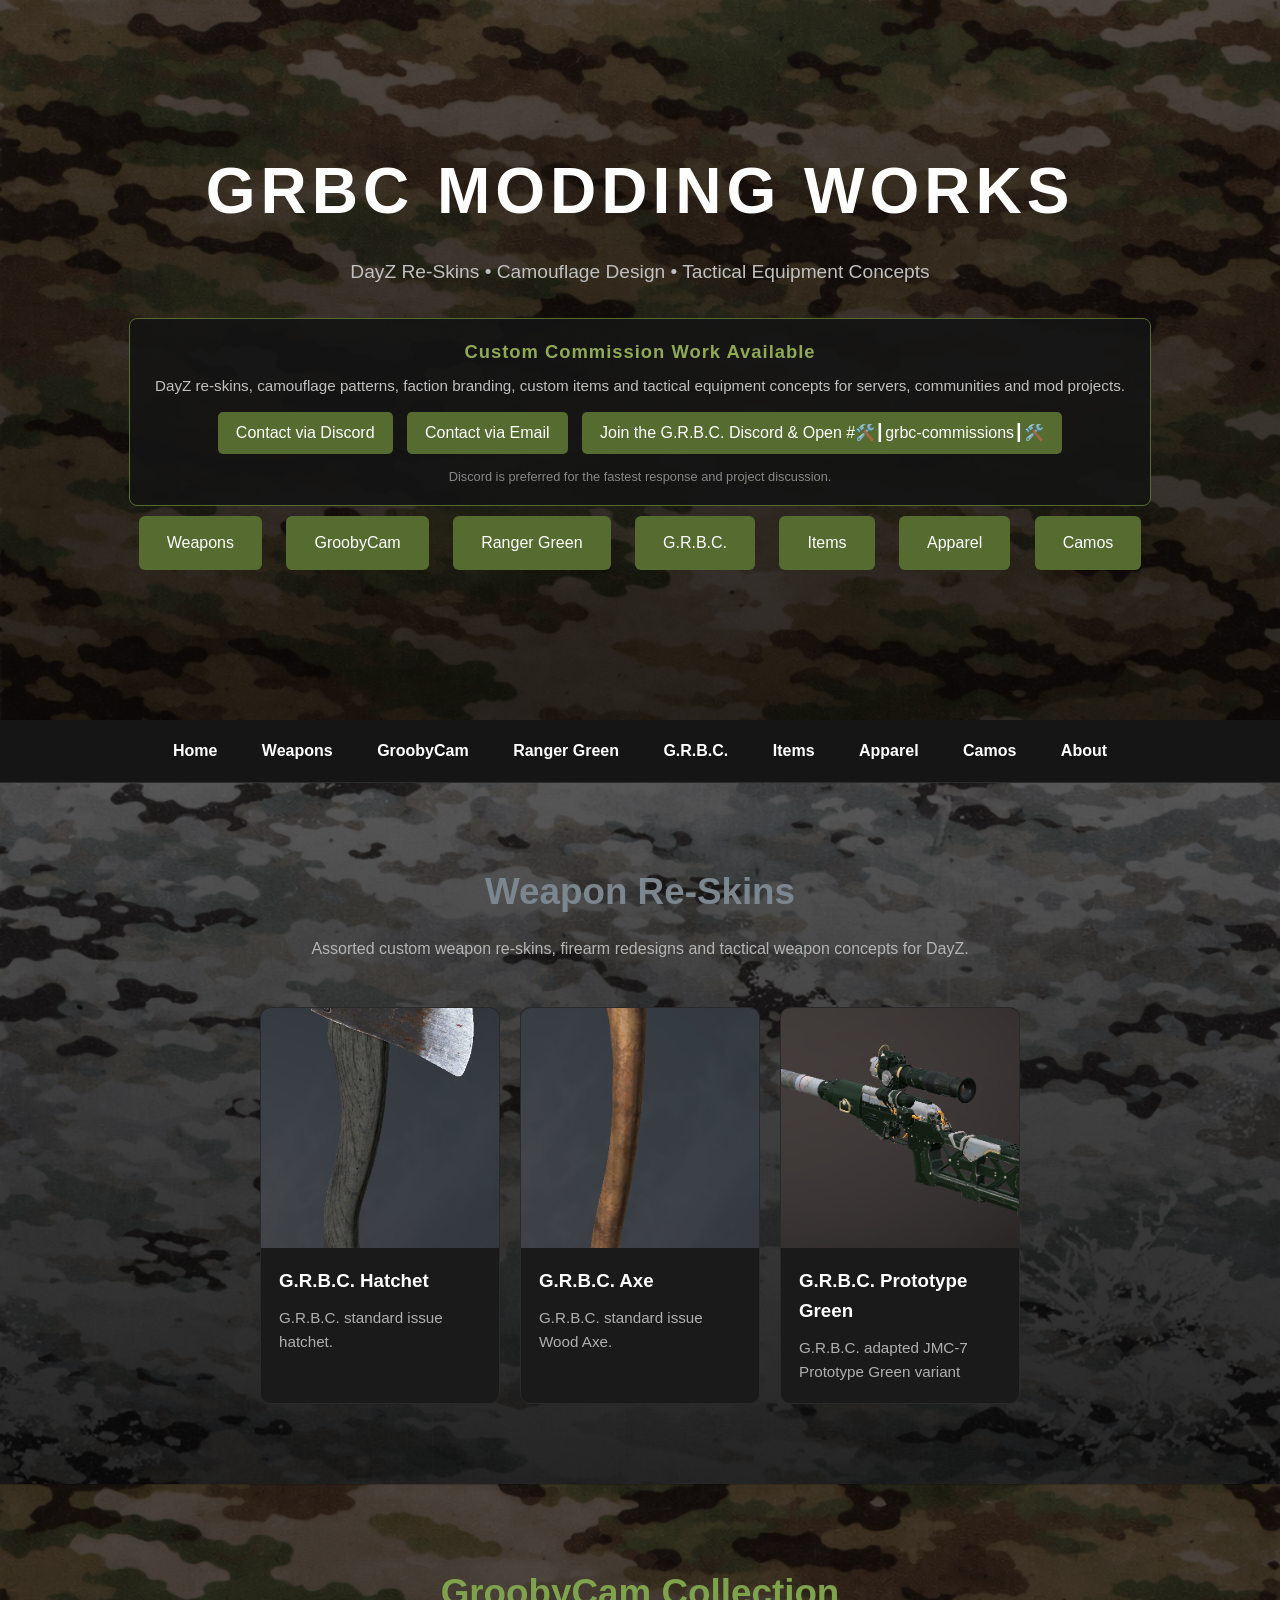
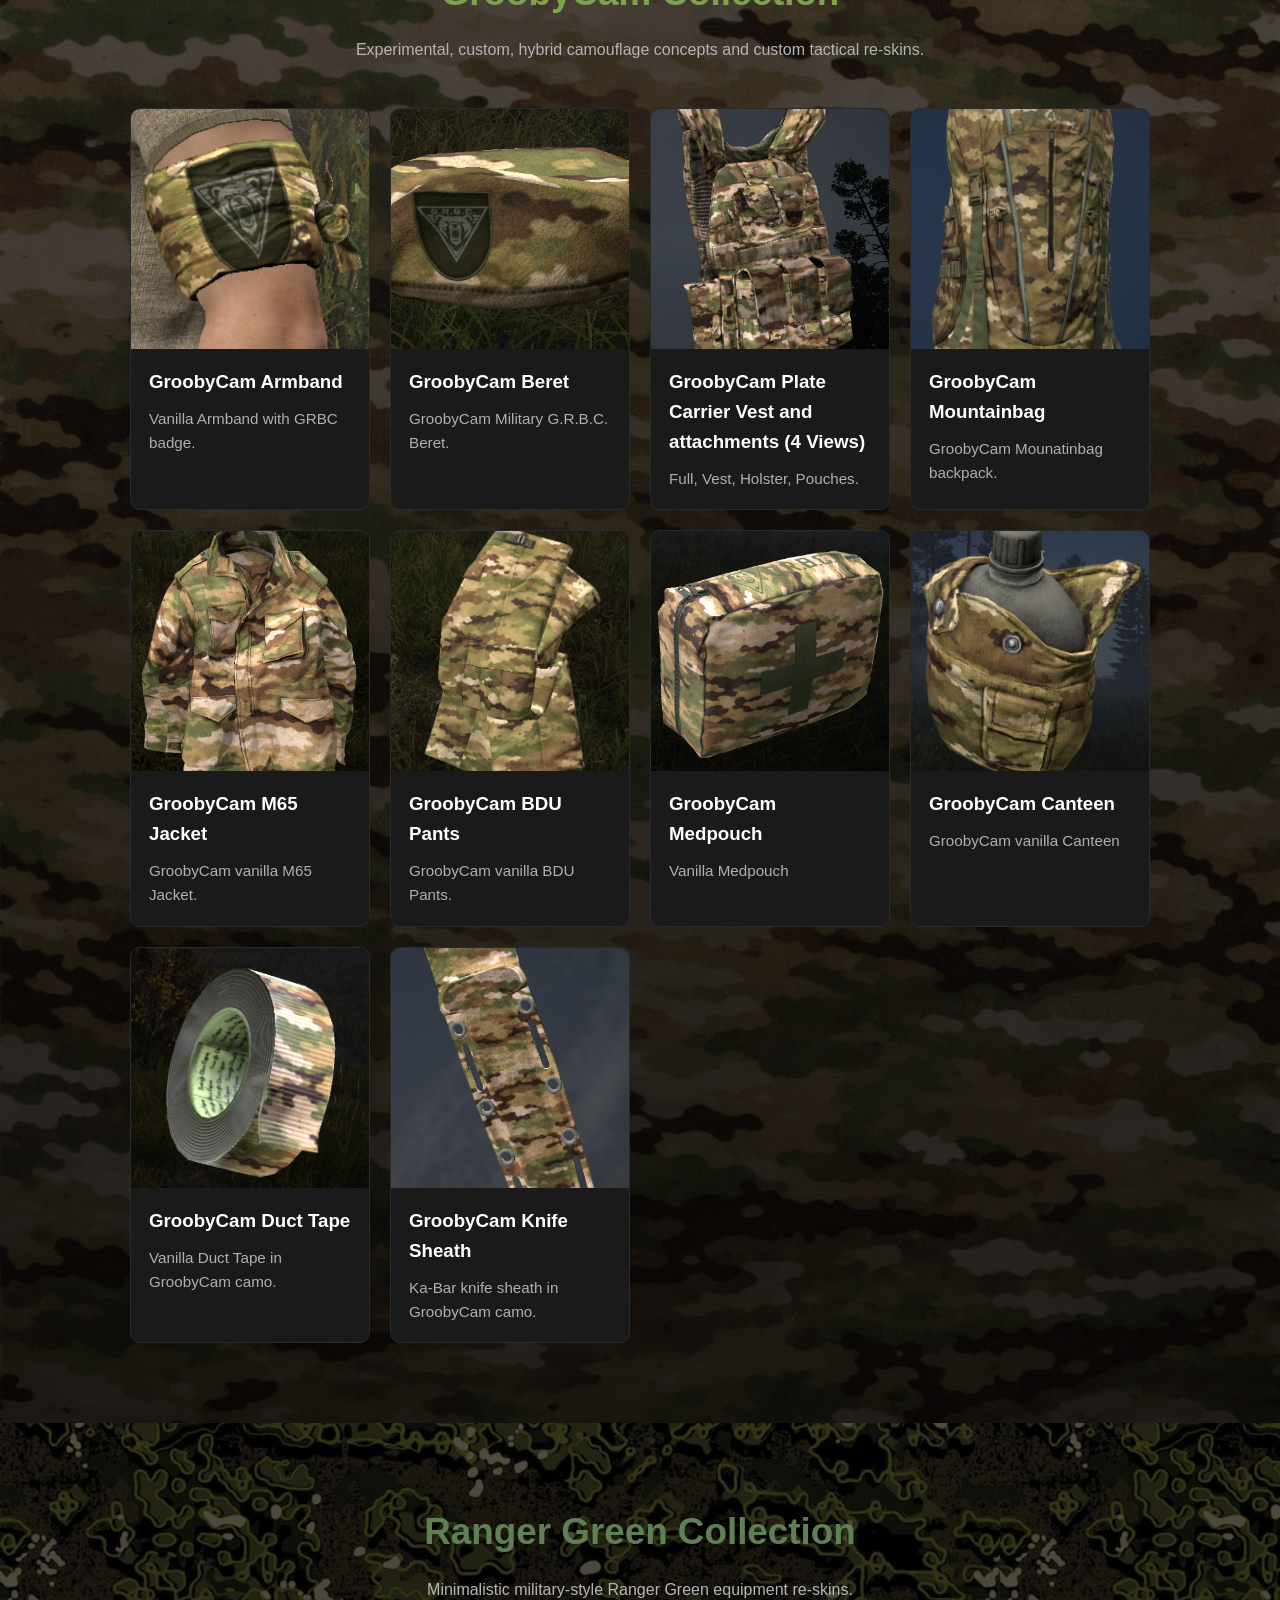
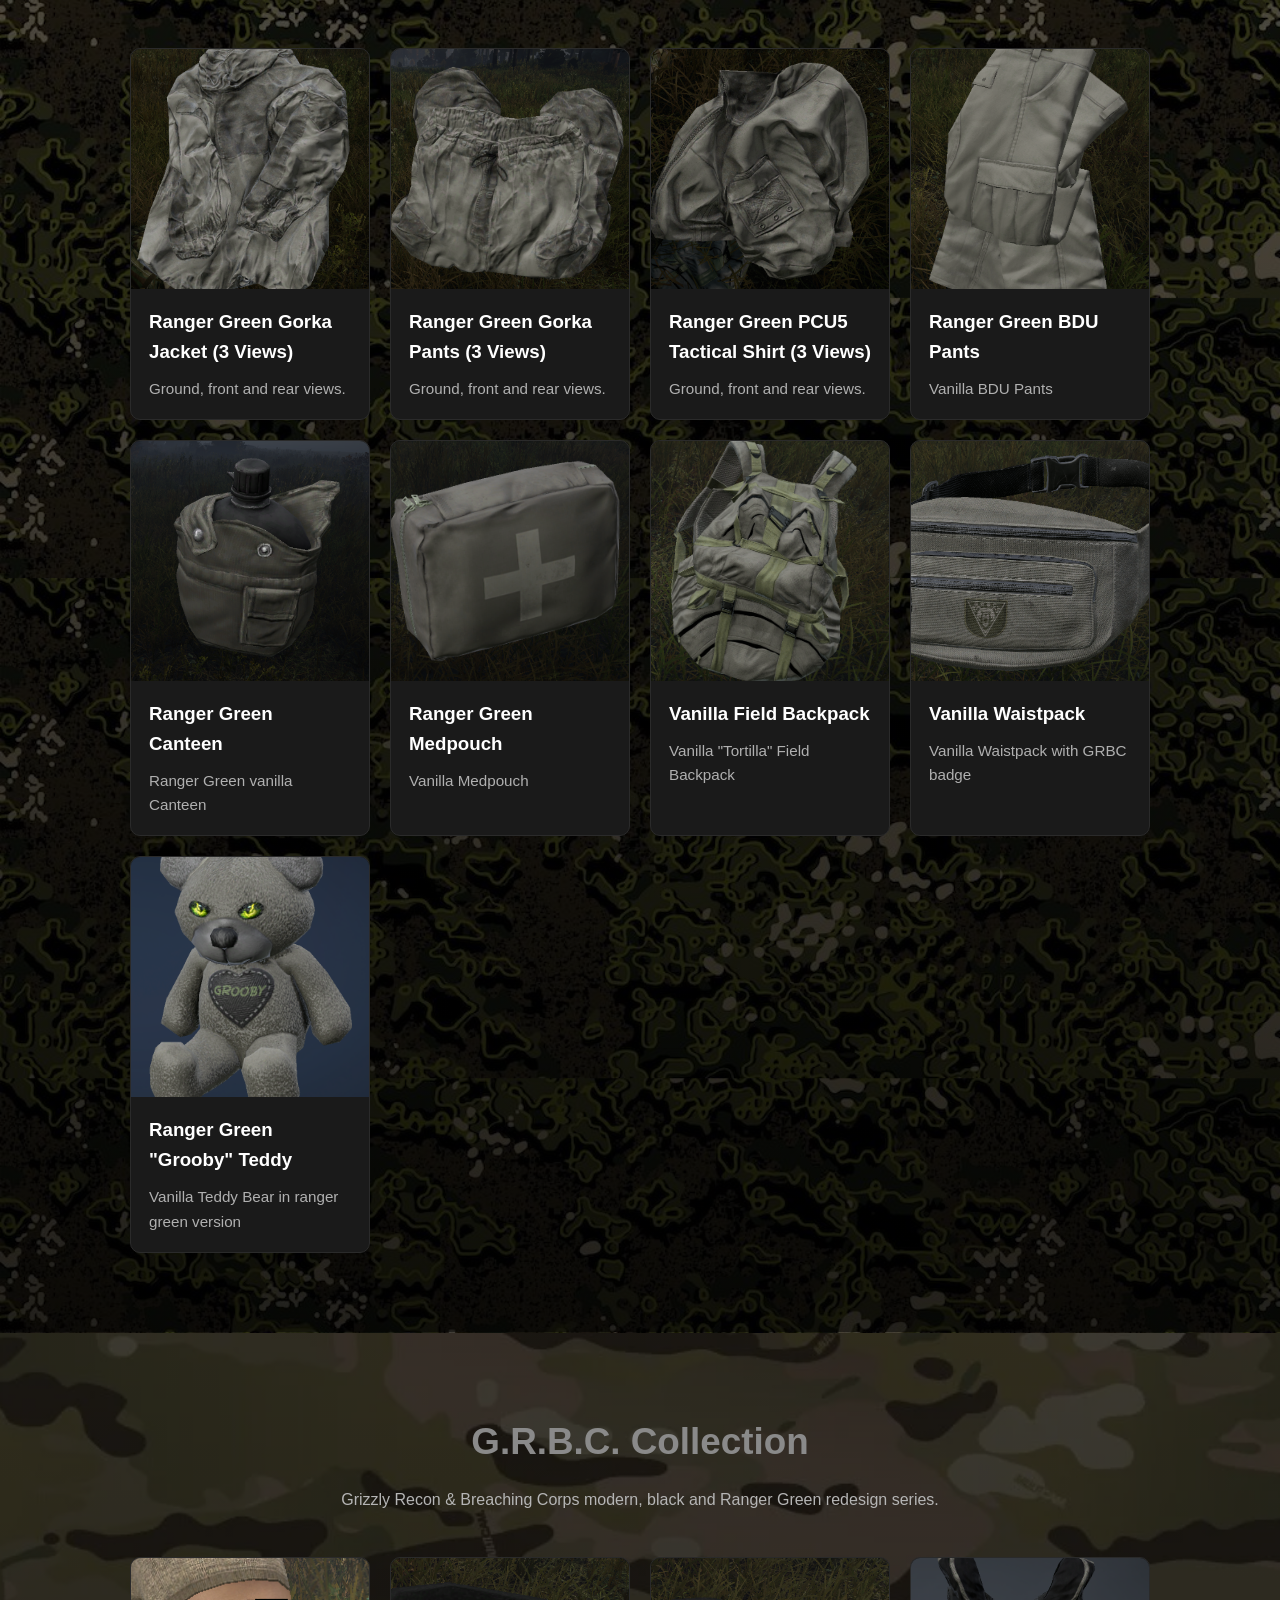
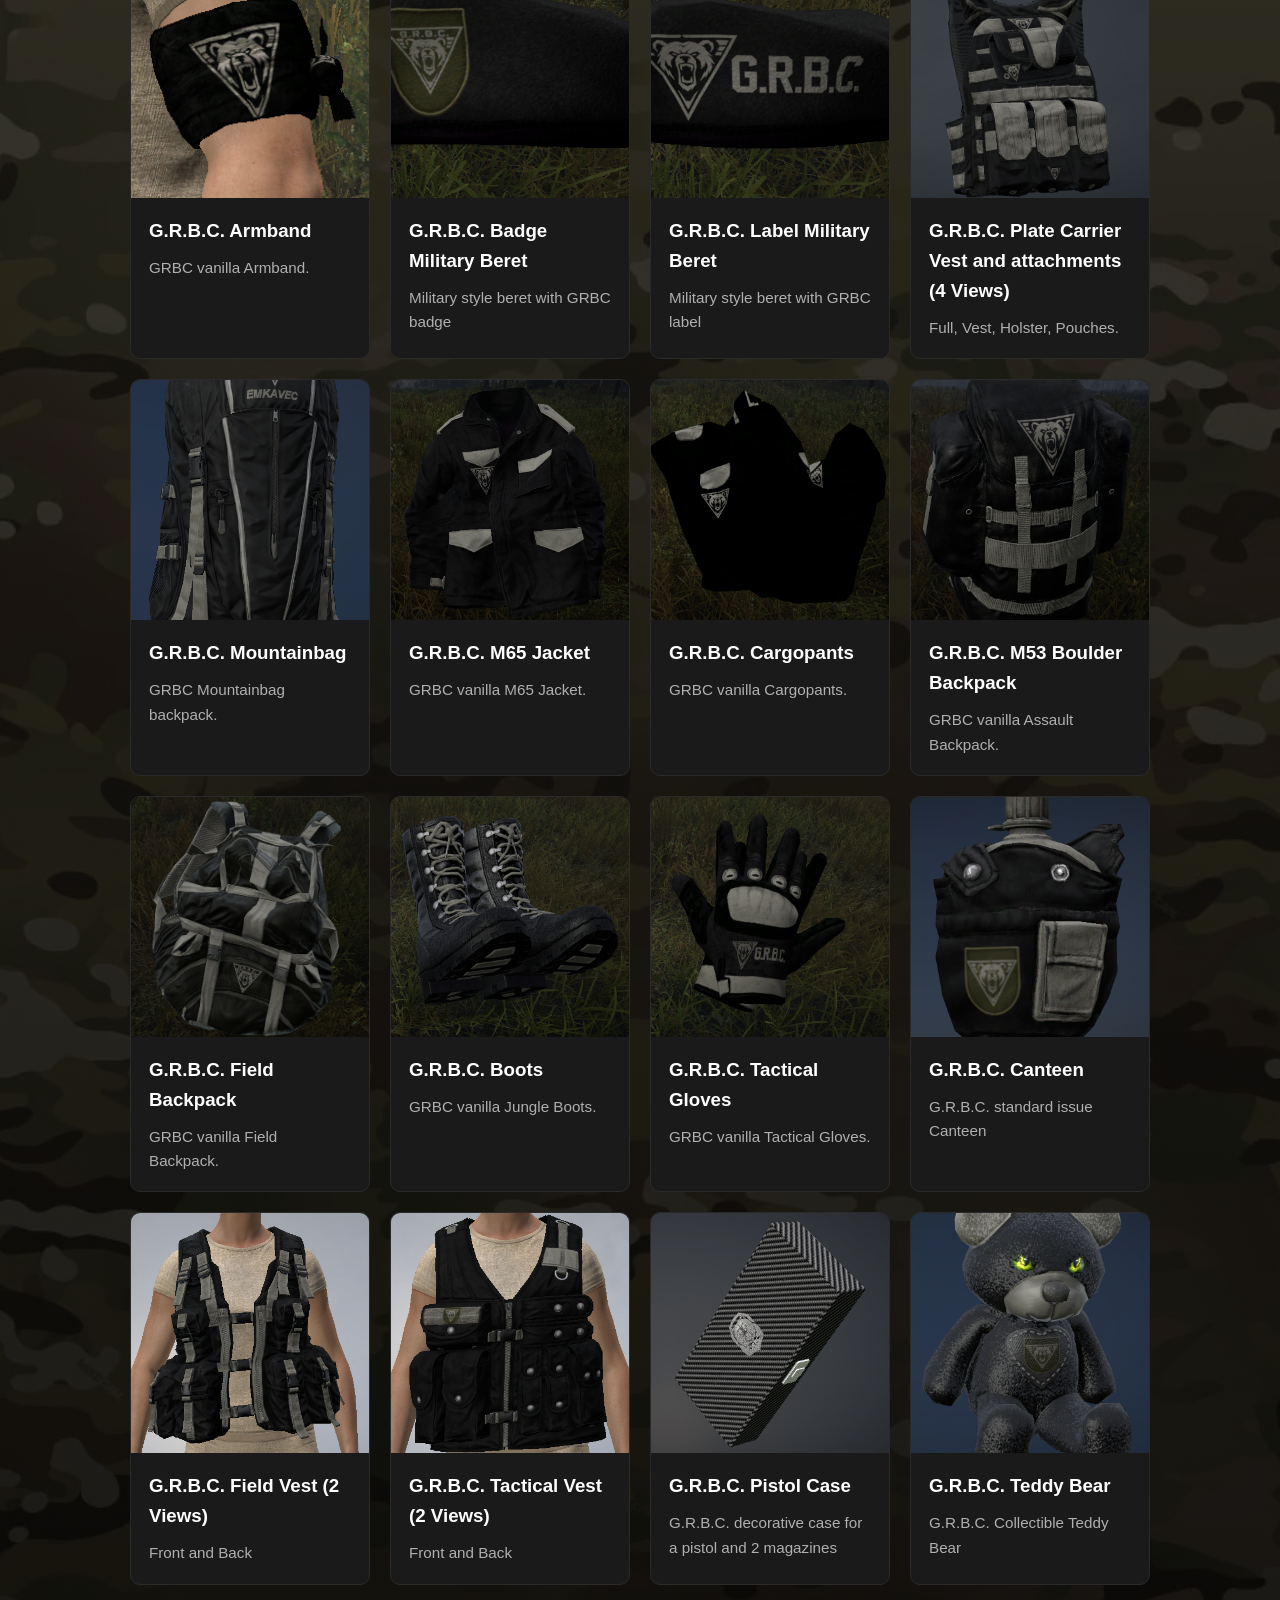
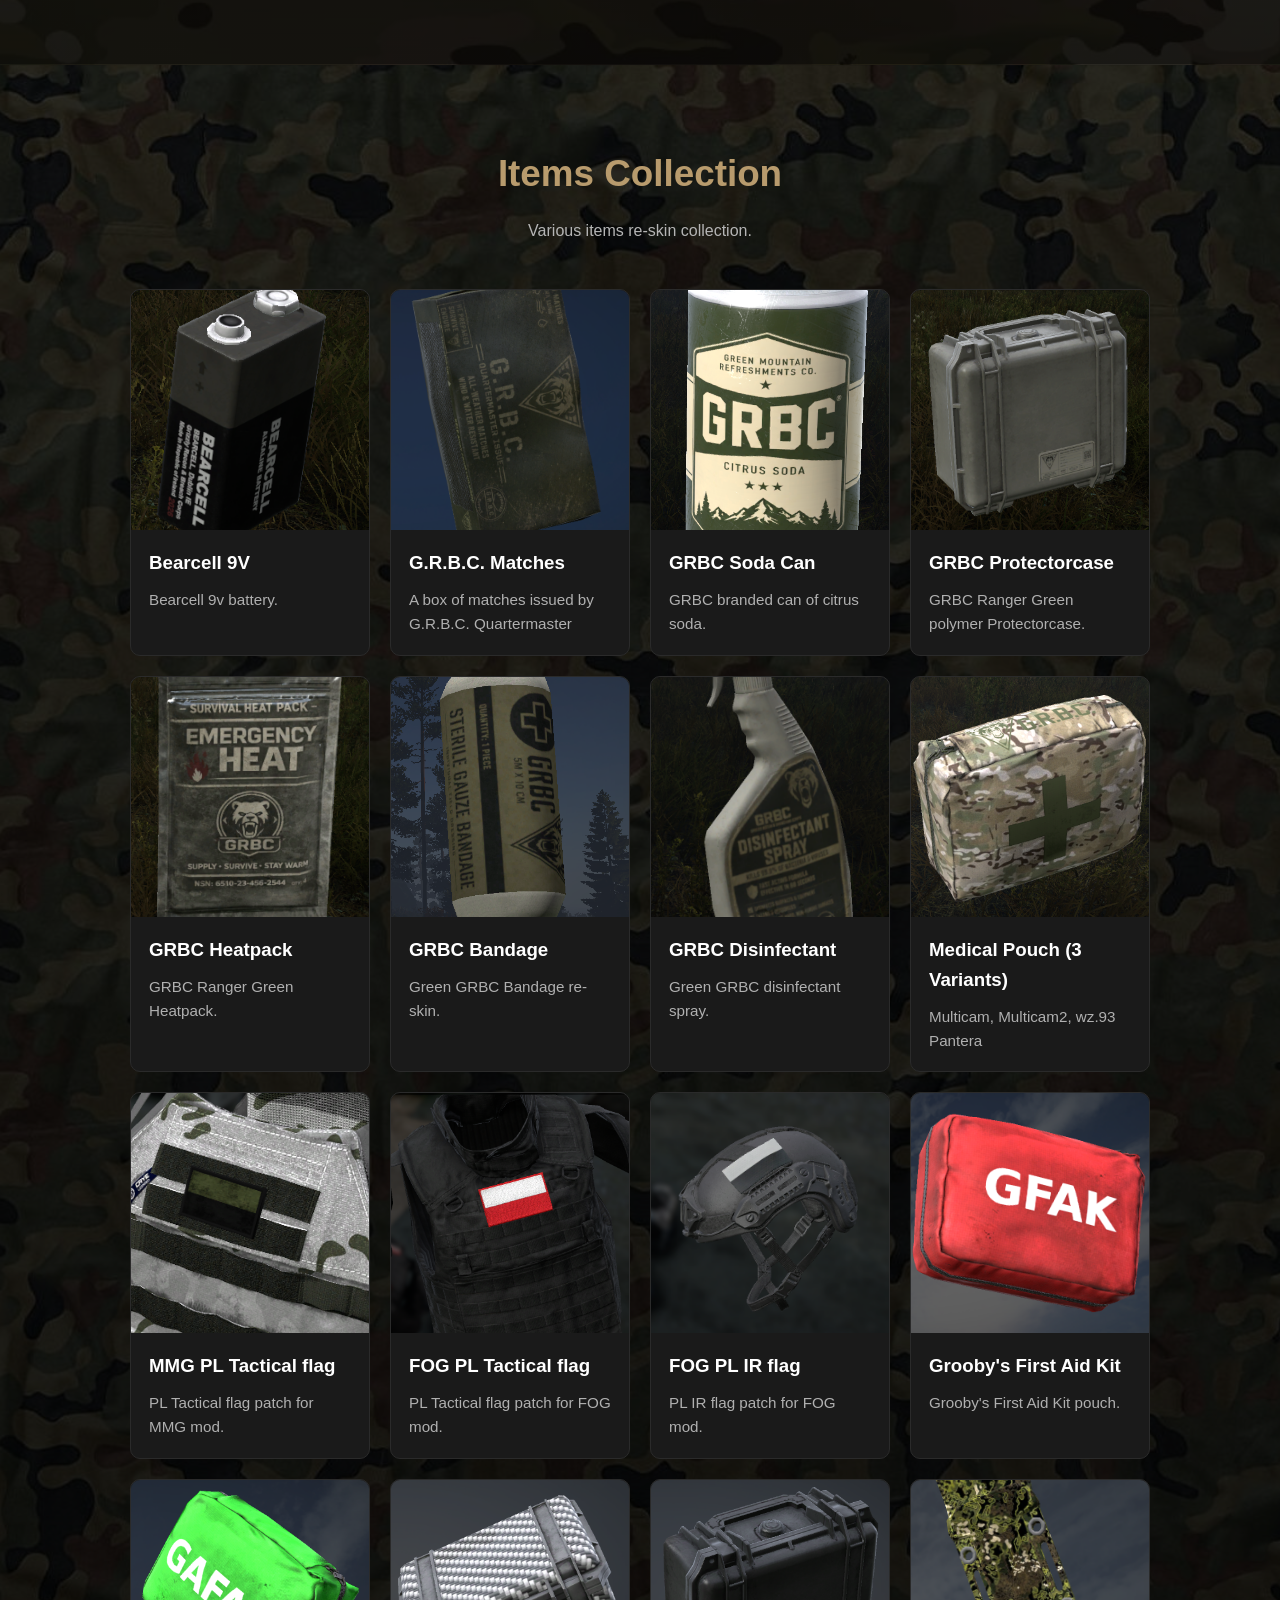
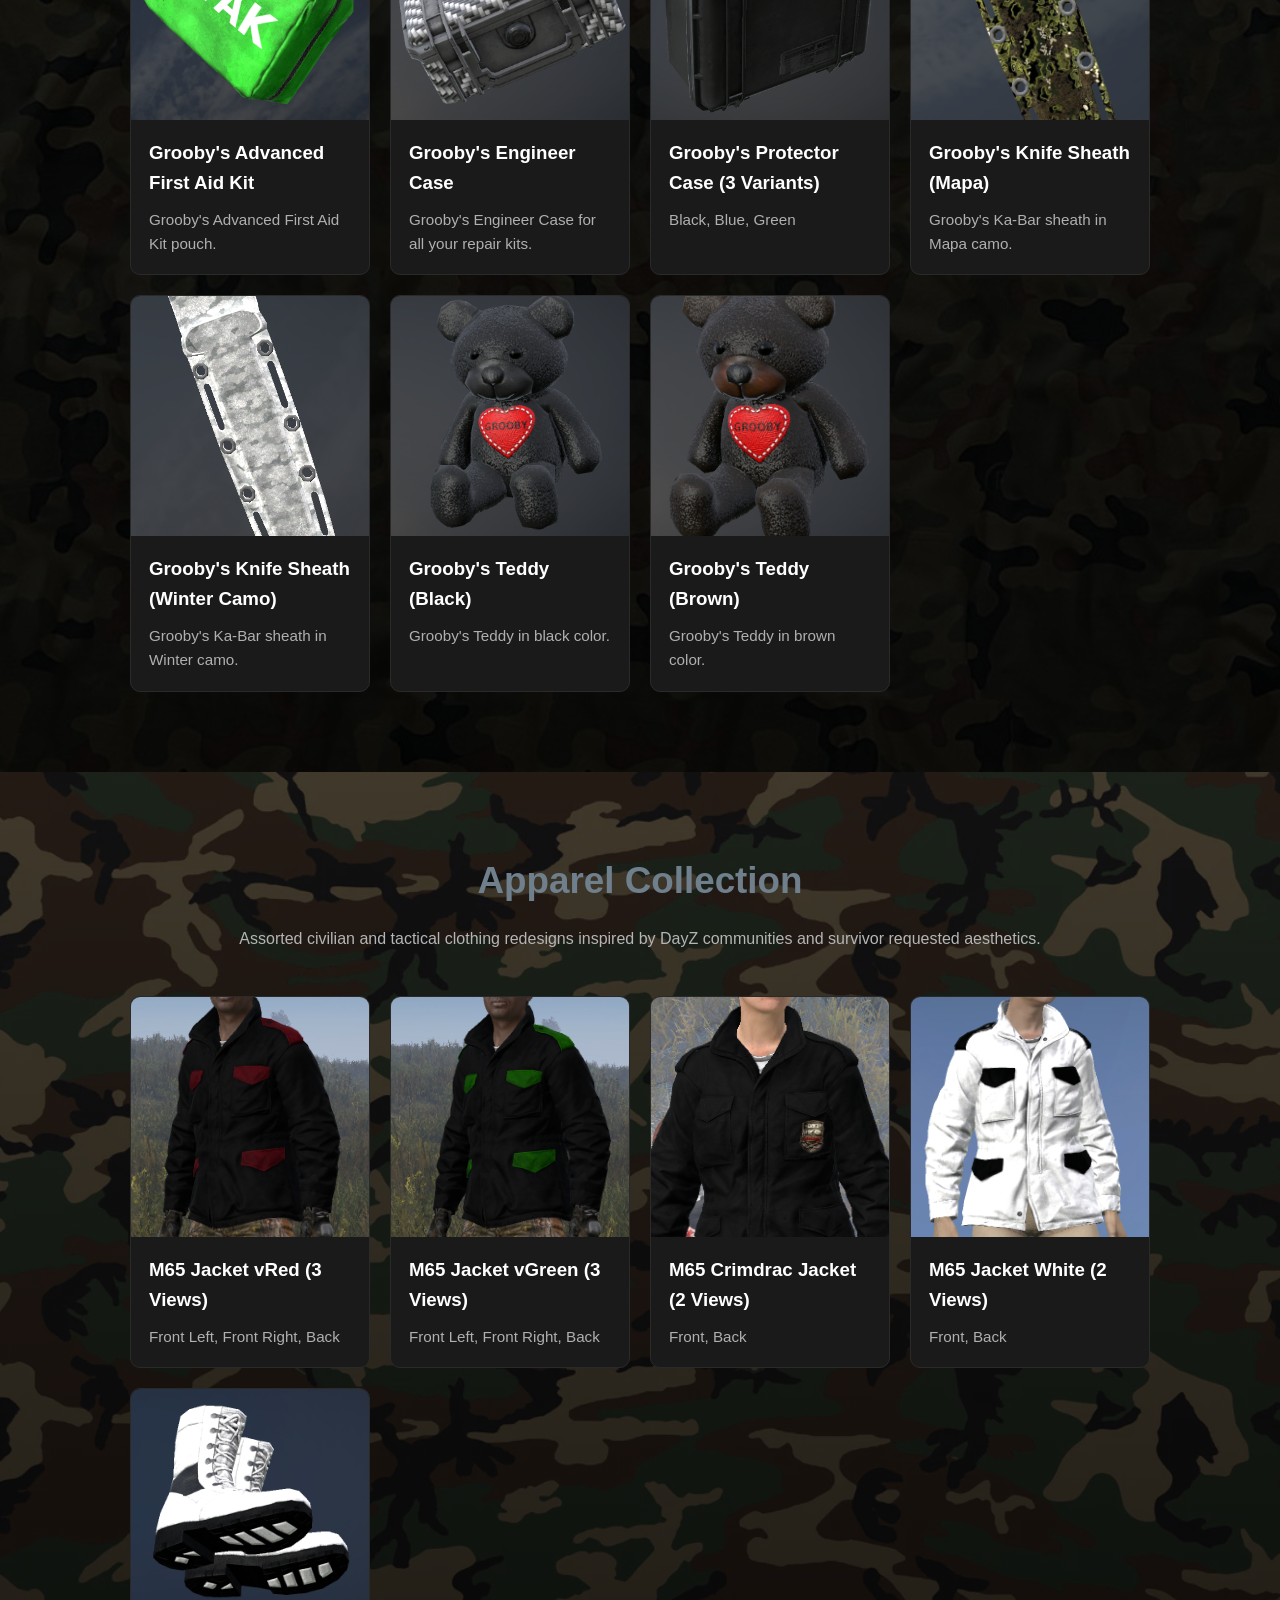
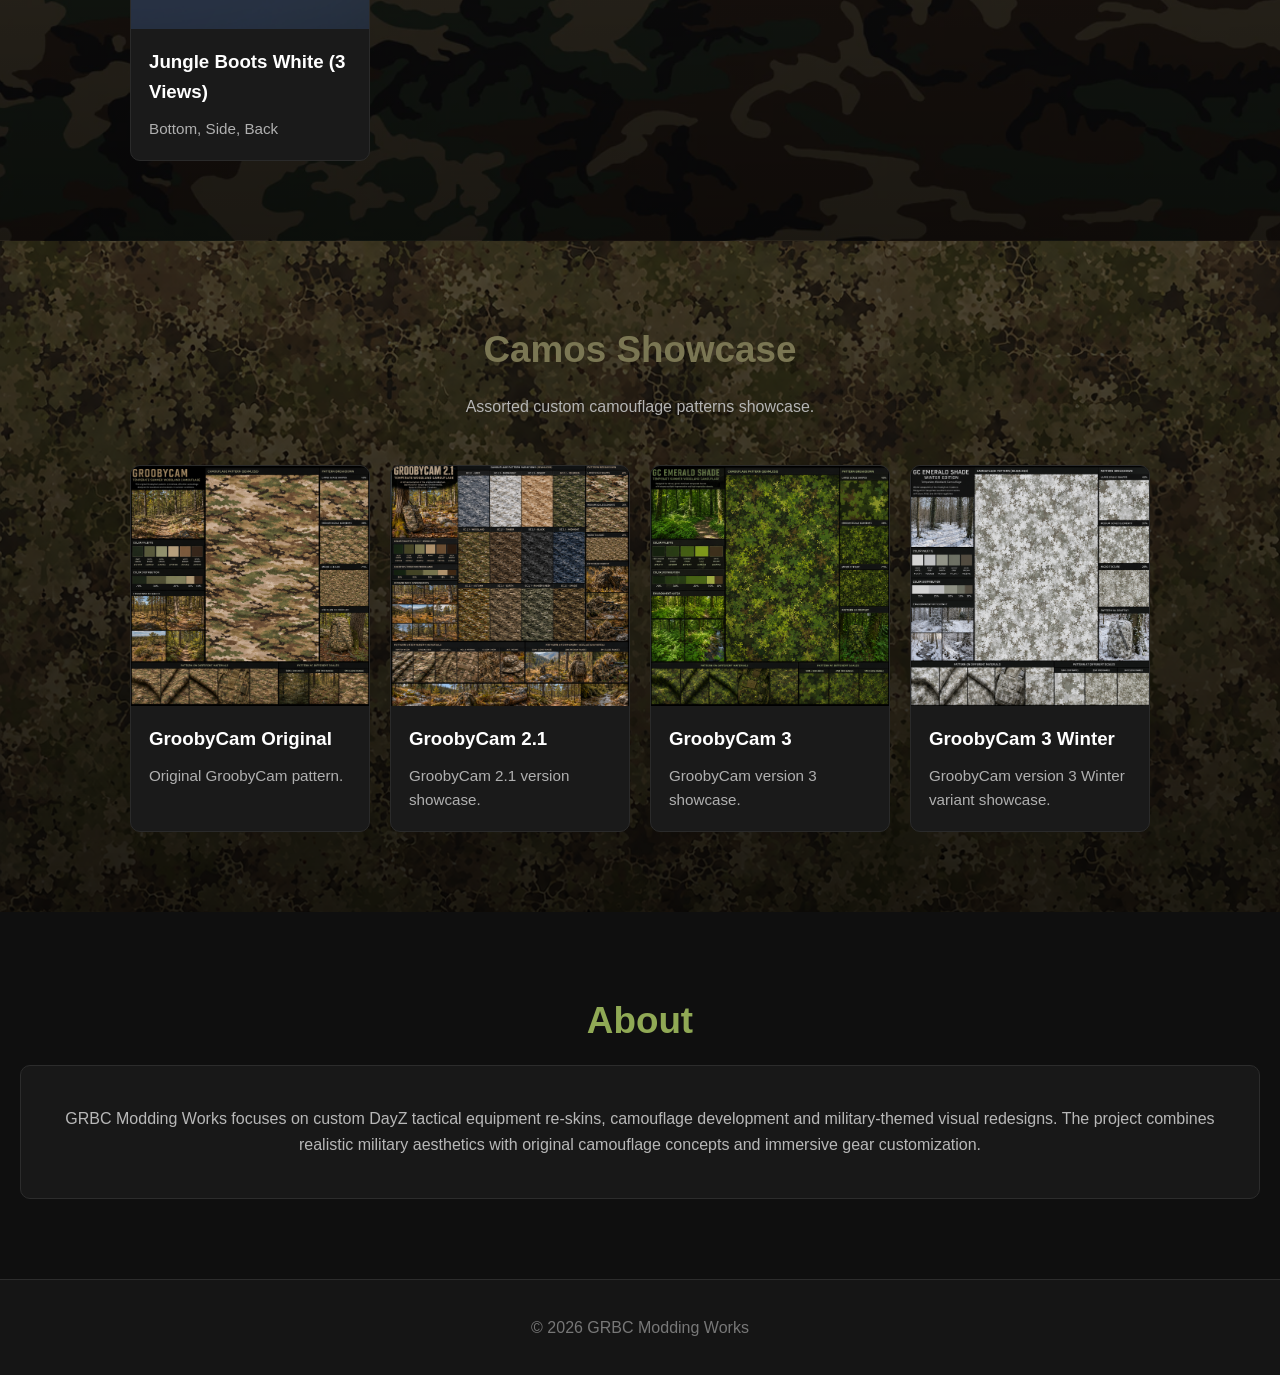
<file: armory_old.html>
<!DOCTYPE html>
<html lang="en">
<head>
<meta charset="UTF-8">
<meta name="viewport" content="width=device-width, initial-scale=1.0">

<title>GRBC Modding Works</title>
<link rel="icon" type="image/png" href="gallery/page/GRBC_PIcon.png">

<style>

*{
    margin:0;
    padding:0;
    box-sizing:border-box;
}

html{
    scroll-behavior:smooth;
}

body{
    font-family:Segoe UI, Arial, sans-serif;
    background:#0f0f0f;
    color:white;
    line-height:1.6;
}

/* HERO */

.hero{
    height:80vh;
    background:
        linear-gradient(rgba(0,0,0,.65), rgba(0,0,0,.8)),
        url("gallery/page/GC_OG.png");
    background-size:cover;
    background-position:center;
    display:flex;
    justify-content:center;
    align-items:center;
    text-align:center;
    padding:20px;
}

.hero-content h1{
    font-size:4rem;
    letter-spacing:5px;
    margin-bottom:15px;
}

.hero-content p{
    color:#c0c0c0;
    font-size:1.2rem;
    margin-bottom:30px;
}

.hero-buttons a{
    text-decoration:none;
    color:white;
    background:#556b2f;
    padding:14px 28px;
    margin:10px;
    border-radius:6px;
    display:inline-block;
    transition:.3s;
}

.hero-buttons a:hover{
    background:#708238;
    transform:translateY(-2px);
}

/* NAVBAR */

nav{
    position:sticky;
    top:0;
    background:#151515;
    padding:18px;
    text-align:center;
    border-bottom:1px solid #2c2c2c;
    z-index:1000;
}

nav a{
    color:white;
    text-decoration:none;
    margin:0 20px;
    font-weight:600;
    transition:.3s;
}

nav a:hover{
    color:#90a955;
}

/* SECTIONS */

section{
    max-width:1400px;
    margin:auto;
    padding:80px 20px;
}

.section-title{
    font-size:2.3rem;
    margin-bottom:15px;
    color:#90a955;
    text-align:center;
}

.section-description{
    text-align:center;
    color:#b5b5b5;
    margin-bottom:45px;
}

/* GALLERY GRID */

.gallery-grid{
    display:grid;
    grid-template-columns:repeat(auto-fit,minmax(240px,240px));
    justify-content:center;
    gap:20px;
}

.gallery-item{
    background:#1a1a1a;
    border-radius:10px;
    overflow:hidden;
    transition:.3s;
    border:1px solid #2a2a2a;
}

.gallery-item:hover{
    transform:translateY(-5px);
    border-color:#556b2f;
}

.gallery-item img{
    width:100%;
    height:240px;
    object-fit:cover;
    display:block;
    cursor:pointer;
    transition:.3s;
}

.gallery-item img:hover{
    opacity:.85;
    transform:scale(1.02);
}

.gallery-info{
    padding:18px;
}

.gallery-info h3{
    margin-bottom:10px;
}

.gallery-info p{
    color:#b0b0b0;
    font-size:.95rem;
}

/* CATEGORY COLORS */

.weapons .section-title{
    color:#7b868f;
}

.groobycam .section-title{
    color:#7fa34c;
}

.rangergreen .section-title{
    color:#5f7f54;
}

.grbc .section-title{
    color:#8a8a8a;
}

.items .section-title{
    color:#b89b6d;
}

.apparel .section-title{
    color:#6f7f8c;
}

.camos .section-title{
    color:#7a7653;
}

/* ABOUT */

.about-box{
    background:#181818;
    border:1px solid #2c2c2c;
    border-radius:10px;
    padding:40px;
    text-align:center;
    color:#b8b8b8;
}

/* FOOTER */

footer{
    background:#151515;
    text-align:center;
    padding:35px;
    color:#777;
    border-top:1px solid #2c2c2c;
}

/* MOBILE */

@media(max-width:768px){

.hero-content h1{
    font-size:2.5rem;
}

nav a{
    display:inline-block;
    margin:10px;
}

}

/* LIGHTBOX */

#lightbox{

    position:fixed;
    top:0;
    left:0;

    width:100%;
    height:100%;

    background:rgba(0,0,0,.92);

    display:none;

    justify-content:center;
    align-items:center;

    z-index:9999;

    cursor:pointer;
    padding:20px;
}

#lightbox img{

    max-width:95%;
    max-height:95%;

    border-radius:10px;

    border:2px solid #556b2f;

    box-shadow:0 0 30px rgba(0,0,0,.8);
}

#lightbox .lb-btn{

    background:none;
    border:none;

    color:white;

    font-size:60px;

    cursor:pointer;

    padding:20px;

    z-index:10000;
}

/* COMING_SOON */

.coming-soon{

    margin-top:40px;

    background:#181818;

    border:1px solid #2c2c2c;

    border-radius:10px;

    padding:60px;

    text-align:center;

    font-size:2rem;

    font-weight:600;

    color:#666;

    letter-spacing:3px;
    display:none;
}

/* COMMISSIONS */

.commission-box{
    max-width:1200px;
    margin:20px auto 0;

    background:rgba(20,20,20,.92);
    border:1px solid #556b2f;
    border-radius:8px;

    padding:18px 25px;

    text-align:center;
}

.commission-box h3{
    color:#90a955;
    margin-bottom:8px;
    letter-spacing:1px;
    font-size:1.15rem;
}

.commission-box p{
    color:#c0c0c0;
    line-height:1.5;
    margin-bottom:10px;
    font-size:.95rem;
}

.commission-links{
    margin-top:10px;
}

.commission-links a{
    display:inline-block;
    margin:5px;
    padding:8px 18px;

    text-decoration:none;
    color:white;

    background:#556b2f;
    border-radius:5px;

    transition:.3s;
}

.commission-links a:hover{
    background:#708238;
}

.commission-note{
    margin-top:8px;
    color:#888;
    font-size:.8rem;
}

.weapons{
    background:
        linear-gradient(rgba(0,0,0,.65), rgba(0,0,0,.85)),
        url("gallery/page/winter_camo_002.png");
    background-size:cover;
    background-position:center;
}

.groobycam{
    background:
        linear-gradient(rgba(0,0,0,.65), rgba(0,0,0,.85)),
        url("gallery/page/GC_OG.png");
    background-size:cover;
    background-position:center;
}

.rangergreen{
    background:
        linear-gradient(rgba(0,0,0,.65), rgba(0,0,0,.85)),
        url("gallery/page/Mapa_1024x2048.png");
    background-size:cover;
    background-position:center;
}

.grbc{
    background:
        linear-gradient(rgba(0,0,0,.65), rgba(0,0,0,.85)),
        url("gallery/page/MC_1.png");
    background-size:cover;
    background-position:center;
}

.items{
    background:
        linear-gradient(rgba(0,0,0,.65), rgba(0,0,0,.85)),
        url("gallery/page/wz.93_Pantera.png");
    background-size:cover;
    background-position:center;
}

.apparel{
    background:
        linear-gradient(rgba(0,0,0,.65), rgba(0,0,0,.85)),
        url("gallery/page/M81_Woodland.png");
    background-size:cover;
    background-position:center;
}

.camos{
    background:
        linear-gradient(rgba(0,0,0,.65), rgba(0,0,0,.85)),
        url("gallery/page/GC3_MC.png");
    background-size:cover;
    background-position:center;
}

</style>
</head>

<body>

<!-- HERO -->

<div class="hero" id="home">

    <div class="hero-content">

        <h1>GRBC MODDING WORKS</h1>

        <p>
            DayZ Re-Skins • Camouflage Design • Tactical Equipment Concepts
        </p>

   <div class="commission-box">

    <h3>Custom Commission Work Available</h3>

    <p>
        DayZ re-skins, camouflage patterns, faction branding, custom items and tactical equipment concepts for servers, communities and mod projects.
    </p>

    <div class="commission-links">

        <a href="https://discord.com/users/353337744786718720" target="_blank">
            Contact via Discord
        </a>

        <a href="mailto:grooby_cutlet@proton.me">
            Contact via Email
        </a>
        <a href="https://discord.gg/7wp6jXNaxa" target="_blank">
            Join the G.R.B.C. Discord & Open #🛠️┃grbc-commissions┃🛠️
        </a>

    </div>

    <div class="commission-note">
        Discord is preferred for the fastest response and project discussion.
    </div>

    </div>

        <div class="hero-buttons">
            <a href="#weapons">Weapons</a>
            <a href="#groobycam">GroobyCam</a>
            <a href="#rangergreen">Ranger Green</a>
            <a href="#grbc">G.R.B.C.</a>
            <a href="#items">Items</a>
            <a href="#apparel">Apparel</a>
            <a href="#camos">Camos</a>
        </div>

    </div>

</div>

<!-- NAVIGATION -->

<nav>

    <a href="#home">Home</a>
    <a href="#weapons">Weapons</a>
    <a href="#groobycam">GroobyCam</a>
    <a href="#rangergreen">Ranger Green</a>
    <a href="#grbc">G.R.B.C.</a>
    <a href="#items">Items</a>
    <a href="#apparel">Apparel</a>
    <a href="#camos">Camos</a>
    <a href="#about">About</a>

</nav>

<!-- WEAPONS -->

<section id="weapons" class="weapons">

    <h2 class="section-title">Weapon Re-Skins</h2>

    <p class="section-description">
        Assorted custom weapon re-skins, firearm redesigns and tactical weapon concepts for DayZ.
    </p>

    <div class="coming-soon">

        Coming Soon

    </div>
    <div class="gallery-grid">

        <div class="gallery-item">
            <img
                src="gallery/WPN/GRBC_Hatchet.png"
                onclick="openLightbox(this.src)"
            >
            <div class="gallery-info">
                <h3>G.R.B.C. Hatchet</h3>
                <p>G.R.B.C. standard issue hatchet.</p>
            </div>
        </div>
        <div class="gallery-item">
            <img
                src="gallery/WPN/GRBC_WoodAxe.png"
                onclick="openLightbox(this.src)"
            >
            <div class="gallery-info">
                <h3>G.R.B.C. Axe</h3>
                <p>G.R.B.C. standard issue Wood Axe.</p>
            </div>
        </div>
        <div class="gallery-item">
            <img
                src="gallery/WPN/GRBC_Prototype_Green.png"
                onclick="openLightbox(this.src)"
            >
            <div class="gallery-info">
                <h3>G.R.B.C. Prototype Green</h3>
                <p>G.R.B.C. adapted JMC-7 Prototype Green variant</p>
            </div>
        </div>

    </div>

</section>

<!-- GROOBYCAM -->

<section id="groobycam" class="groobycam">

    <h2 class="section-title">GroobyCam Collection</h2>

    <p class="section-description">
        Experimental, custom, hybrid camouflage concepts and custom tactical re-skins.
    </p>

    <div class="gallery-grid">

        <div class="gallery-item">
            <img
                src="gallery/GC/GRBC_Armband_GC.png"
                onclick="openLightbox(this.src)"
            >
            <div class="gallery-info">
                <h3>GroobyCam Armband</h3>
                <p>Vanilla Armband with GRBC badge.</p>
            </div>
        </div>
        <div class="gallery-item">
            <img 
                src="gallery/GC/GRBC_Beret_GC.png"
                onclick="openLightbox(this.src)"
            >
            <div class="gallery-info">
                <h3>GroobyCam Beret</h3>
                <p>GroobyCam Military G.R.B.C. Beret.</p>
            </div>
        </div>

        <div class="gallery-item">
            <img
                src="gallery/GC/GRBC_PC_Full_GC.png"
                onclick="openGallery([
                    'gallery/GC/GRBC_PC_Full_GC.png',
                    'gallery/GC/GRBC_PC_GC.png',
                    'gallery/GC/GRBC_PC_Holster_GC.png',
                    'gallery/GC/GRBC_PC_Pouches_GC.png'
                ])"
            >

            <div class="gallery-info">
                <h3>GroobyCam Plate Carrier Vest and attachments (4 Views)</h3>
                <p>Full, Vest, Holster, Pouches.</p>
            </div>
        </div>

        <div class="gallery-item">
            <img 
                src="gallery/GC/GRBC_Mountainbag_GC.png"
                onclick="openLightbox(this.src)"
            >
            <div class="gallery-info">
                <h3>GroobyCam Mountainbag</h3>
                <p>GroobyCam Mounatinbag backpack.</p>
            </div>
        </div>
        <div class="gallery-item">
            <img 
                src="gallery/GC/GRBC_M65_GC.png"
                onclick="openLightbox(this.src)"
            >
            <div class="gallery-info">
                <h3>GroobyCam M65 Jacket</h3>
                <p>GroobyCam vanilla M65 Jacket.</p>
            </div>
        </div>
        <div class="gallery-item">
            <img 
                src="gallery/GC/GRBC_BDUP_GC.png"
                onclick="openLightbox(this.src)"
            >
            <div class="gallery-info">
                <h3>GroobyCam BDU Pants</h3>
                <p>GroobyCam vanilla BDU Pants.</p>
            </div>
        </div>
        <div class="gallery-item">
            <img 
                src="gallery/GC/GRBC_MedPouch_GC.png"
                onclick="openLightbox(this.src)"
            >
            <div class="gallery-info">
                <h3>GroobyCam Medpouch</h3>
                <p>Vanilla Medpouch</p>
            </div>
        </div>
        <div class="gallery-item">
            <img 
                src="gallery/GC/GRBC_Canteen_GC.png"
                onclick="openLightbox(this.src)"
            >
            <div class="gallery-info">
                <h3>GroobyCam Canteen</h3>
                <p>GroobyCam vanilla Canteen</p>
            </div>
        </div>
        <div class="gallery-item">
            <img 
                src="gallery/GC/GRBC_DuctTape_GC.png"
                onclick="openLightbox(this.src)"
            >
            <div class="gallery-info">
                <h3>GroobyCam Duct Tape</h3>
                <p>Vanilla Duct Tape in GroobyCam camo.</p>
            </div>
        </div>
        <div class="gallery-item">
            <img 
                src="gallery/GC/GRBC_Sheath_GC.PNG"
                onclick="openLightbox(this.src)"
            >
            <div class="gallery-info">
                <h3>GroobyCam Knife Sheath</h3>
                <p>Ka-Bar knife sheath in GroobyCam camo.</p>
            </div>
        </div>

    </div>

</section>

<!-- RANGER GREEN -->

<section id="rangergreen" class="rangergreen">

    <h2 class="section-title">Ranger Green Collection</h2>

    <p class="section-description">
        Minimalistic military-style Ranger Green equipment re-skins.
    </p>

    <div class="gallery-grid">

        <div class="gallery-item">
            <img
                src="gallery/RG/GRBC_GorkaJ_RG_Gnd.png"
                onclick="openGallery([
                    'gallery/RG/GRBC_GorkaJ_RG_Gnd.png',
                    'gallery/RG/GRBC_GorkaJacket_F.png',
                    'gallery/RG/GRBC_GorkaJacket_B.png'
                ])"
            >

            <div class="gallery-info">
                <h3>Ranger Green Gorka Jacket (3 Views)</h3>
                <p>Ground, front and rear views.</p>
            </div>
        </div>
        <div class="gallery-item">
            <img
                src="gallery/RG/GRBC_GorkaP_RG_Gnd.png"
                onclick="openGallery([
                    'gallery/RG/GRBC_GorkaP_RG_Gnd.png',
                    'gallery/RG/GRBC_GorkaPants_F.png',
                    'gallery/RG/GRBC_GorkaPants_B.png'
                ])"
            >

            <div class="gallery-info">
                <h3>Ranger Green Gorka Pants (3 Views)</h3>
                <p>Ground, front and rear views.</p>
            </div>
        </div>

        <div class="gallery-item">
            <img
                src="gallery/RG/GRBC_PCU5_TacticalShirt_RG_Gnd.png"
                onclick="openGallery([
                    'gallery/RG/GRBC_PCU5_TacticalShirt_RG_Gnd.png',
                    'gallery/RG/GRBC_PCU5Jacket_F.png',
                    'gallery/RG/GRBC_PCU5Jacket_B.png'
                ])"
            >

            <div class="gallery-info">
                <h3>Ranger Green PCU5 Tactical Shirt (3 Views)</h3>
                <p>Ground, front and rear views.</p>
            </div>
        </div>

        <div class="gallery-item">
            <img 
                src="gallery/RG/GRBC_BDUP_RG.png"
                onclick="openLightbox(this.src)"
            >
            <div class="gallery-info">
                <h3>Ranger Green BDU Pants</h3>
                <p>Vanilla BDU Pants</p>
            </div>
        </div>
        <div class="gallery-item">
            <img 
                src="gallery/RG/GRBC_Canteen_RG.png"
                onclick="openLightbox(this.src)"
            >
            <div class="gallery-info">
                <h3>Ranger Green Canteen</h3>
                <p>Ranger Green vanilla Canteen</p>
            </div>
        </div>
        <div class="gallery-item">
            <img 
                src="gallery/RG/GRBC_MedPouch_RG.png"
                onclick="openLightbox(this.src)"
            >
            <div class="gallery-info">
                <h3>Ranger Green Medpouch</h3>
                <p>Vanilla Medpouch</p>
            </div>
        </div>
        <div class="gallery-item">
            <img 
                src="gallery/RG/GRBC_TortillaBag_RG.png"
                onclick="openLightbox(this.src)"
            >
            <div class="gallery-info">
                <h3>Vanilla Field Backpack</h3>
                <p>Vanilla "Tortilla" Field Backpack</p>
            </div>
        </div>
        <div class="gallery-item">
            <img 
                src="gallery/RG/GRBC_Waistpack_RG.png"
                onclick="openLightbox(this.src)"
            >
            <div class="gallery-info">
                <h3>Vanilla Waistpack</h3>
                <p>Vanilla Waistpack with GRBC badge</p>
            </div>
        </div>
        <div class="gallery-item">
            <img 
                src="gallery/RG/GRBC_Teddy_RG.png"
                onclick="openLightbox(this.src)"
            >
            <div class="gallery-info">
                <h3>Ranger Green "Grooby" Teddy</h3>
                <p>Vanilla Teddy Bear in ranger green version</p>
            </div>
        </div>


    </div>

</section>

<!-- GRBC -->

<section id="grbc" class="grbc">

    <h2 class="section-title">G.R.B.C. Collection</h2>

    <p class="section-description">
        Grizzly Recon & Breaching Corps modern, black and Ranger Green redesign series.
    </p>

    <div class="gallery-grid">

        <div class="gallery-item">
            <img
                src="gallery/GRBC/GRBC_Armband.png"
                onclick="openLightbox(this.src)"
            >
            <div class="gallery-info">
                <h3>G.R.B.C. Armband</h3>
                <p>GRBC vanilla Armband.</p>
            </div>
        </div>
        <div class="gallery-item">
            <img
                src="gallery/GRBC/GRBC_Beret_Badge.png"
                onclick="openLightbox(this.src)"
            >
            <div class="gallery-info">
                <h3>G.R.B.C. Badge Military Beret</h3>
                <p>Military style beret with GRBC badge</p>
            </div>
        </div>
        <div class="gallery-item">
            <img
                src="gallery/GRBC/GRBC_Beret_Label.png"
                onclick="openLightbox(this.src)"
            >
            <div class="gallery-info">
                <h3>G.R.B.C. Label Military Beret</h3>
                <p>Military style beret with GRBC label</p>
            </div>
        </div>

        <div class="gallery-item">
            <img
                src="gallery/GRBC/GRBC_PC_Full.png"
                onclick="openGallery([
                    'gallery/GRBC/GRBC_PC_Full.png',
                    'gallery/GRBC/GRBC_PC.png',
                    'gallery/GRBC/GRBC_PC_Holster.png',
                    'gallery/GRBC/GRBC_PC_Pouches.png'
                ])"
            >

            <div class="gallery-info">
                <h3>G.R.B.C. Plate Carrier Vest and attachments (4 Views)</h3>
                <p>Full, Vest, Holster, Pouches.</p>
            </div>
        </div>

        <div class="gallery-item">
            <img
                src="gallery/GRBC/GRBC_Mountainbag.png"
                onclick="openLightbox(this.src)"
            >
            <div class="gallery-info">
                <h3>G.R.B.C. Mountainbag</h3>
                <p>GRBC Mountainbag backpack.</p>
            </div>
        </div>
        <div class="gallery-item">
            <img
                src="gallery/GRBC/GRBC_M65.png"
                onclick="openLightbox(this.src)"
            >
            <div class="gallery-info">
                <h3>G.R.B.C. M65 Jacket</h3>
                <p>GRBC vanilla M65 Jacket.</p>
            </div>
        </div>
        <div class="gallery-item">
            <img
                src="gallery/GRBC/GRBC_Cargopants.png"
                onclick="openLightbox(this.src)"
            >
            <div class="gallery-info">
                <h3>G.R.B.C. Cargopants</h3>
                <p>GRBC vanilla Cargopants.</p>
            </div>
        </div>
        <div class="gallery-item">
            <img
                src="gallery/GRBC/GRBC_Boulder_M53Backpack.png"
                onclick="openLightbox(this.src)"
            >
            <div class="gallery-info">
                <h3>G.R.B.C. M53 Boulder Backpack</h3>
                <p>GRBC vanilla Assault Backpack.</p>
            </div>
        </div>
        <div class="gallery-item">
            <img
                src="gallery/GRBC/GRBC_TortillaBag.png"
                onclick="openLightbox(this.src)"
            >
            <div class="gallery-info">
                <h3>G.R.B.C. Field Backpack</h3>
                <p>GRBC vanilla Field Backpack.</p>
            </div>
        </div>
        <div class="gallery-item">
            <img
                src="gallery/GRBC/GRBC_Boots.png"
                onclick="openLightbox(this.src)"
            >
            <div class="gallery-info">
                <h3>G.R.B.C. Boots</h3>
                <p>GRBC vanilla Jungle Boots.</p>
            </div>
        </div>
        <div class="gallery-item">
            <img
                src="gallery/GRBC/GRBC_TacticalGloves.png"
                onclick="openLightbox(this.src)"
            >
            <div class="gallery-info">
                <h3>G.R.B.C. Tactical Gloves</h3>
                <p>GRBC vanilla Tactical Gloves.</p>
        </div>
        </div>
        <div class="gallery-item">
            <img 
                src="gallery/GRBC/GRBC_Canteen.png"
                onclick="openLightbox(this.src)"
            >
            <div class="gallery-info">
                <h3>G.R.B.C. Canteen</h3>
                <p>G.R.B.C. standard issue Canteen</p>
            </div>
        </div>

        <div class="gallery-item">
            <img
                src="gallery/GRBC/GRBC_FieldVest_F.png"
                onclick="openGallery([
                    'gallery/GRBC/GRBC_FieldVest_F.png',
                    'gallery/GRBC/GRBC_FieldVest_B.png'
                ])"
            >

            <div class="gallery-info">
                <h3>G.R.B.C. Field Vest (2 Views)</h3>
                <p>Front and Back</p>
            </div>
        </div>

        <div class="gallery-item">
            <img
                src="gallery/GRBC/GRBC_TacticalVest_F.png"
                onclick="openGallery([
                    'gallery/GRBC/GRBC_TacticalVest_F.png',
                    'gallery/GRBC/GRBC_TacticalVest_B.png'
                ])"
            >

            <div class="gallery-info">
                <h3>G.R.B.C. Tactical Vest (2 Views)</h3>
                <p>Front and Back</p>
            </div>
        </div>

        <div class="gallery-item">
            <img 
                src="gallery/GRBC/GRBC_PistolCase.png"
                onclick="openLightbox(this.src)"
            >
            <div class="gallery-info">
                <h3>G.R.B.C. Pistol Case</h3>
                <p>G.R.B.C. decorative case for a pistol and 2 magazines</p>
            </div>
        </div>
        <div class="gallery-item">
            <img 
                src="gallery/GRBC/GRBC_Teddy.png"
                onclick="openLightbox(this.src)"
            >
            <div class="gallery-info">
                <h3>G.R.B.C. Teddy Bear</h3>
                <p>G.R.B.C. Collectible Teddy Bear</p>
            </div>
        </div>
        
    </div>


</section>


<!-- ITEMS -->

<section id="items" class="items">

    <h2 class="section-title">Items Collection</h2>

    <p class="section-description">
        Various items re-skin collection.
    </p>

    <div class="gallery-grid">

        <div class="gallery-item">
            <img 
                src="gallery/IT/GRBC_9V.png"
                onclick="openLightbox(this.src)"
            >
            <div class="gallery-info">
                <h3>Bearcell 9V</h3>
                <p>Bearcell 9v battery.</p>
            </div>
        </div>
        <div class="gallery-item">
            <img 
                src="gallery/IT/GRBC_Matches.png"
                onclick="openLightbox(this.src)"
            >
            <div class="gallery-info">
                <h3>G.R.B.C. Matches</h3>
                <p>A box of matches issued by G.R.B.C. Quartermaster</p>
            </div>
        </div>
        <div class="gallery-item">
            <img 
                src="gallery/IT/GRBC_SodaCan.png"
                onclick="openLightbox(this.src)"
            >
            <div class="gallery-info">
                <h3>GRBC Soda Can</h3>
                <p>GRBC branded can of citrus soda.</p>
            </div>
        </div>
        <div class="gallery-item">
            <img 
                src="gallery/IT/GRBC_ProtectorCase_RG.png"
                onclick="openLightbox(this.src)"
            >
            <div class="gallery-info">
                <h3>GRBC Protectorcase</h3>
                <p>GRBC Ranger Green polymer Protectorcase.</p>
            </div>
        </div>
        <div class="gallery-item">
            <img 
                src="gallery/IT/GRBC_HeatPack.png"
                onclick="openLightbox(this.src)"
            >
            <div class="gallery-info">
                <h3>GRBC Heatpack</h3>
                <p>GRBC Ranger Green Heatpack.</p>
            </div>
        </div>
        <div class="gallery-item">
            <img 
                src="gallery/IT/GRBC_Bandage.png"
                onclick="openLightbox(this.src)"
            >
            <div class="gallery-info">
                <h3>GRBC Bandage</h3>
                <p>Green GRBC Bandage re-skin.</p>
            </div>
        </div>
        <div class="gallery-item">
            <img 
                src="gallery/IT/GRBC_Disinfectant.png"
                onclick="openLightbox(this.src)"
            >
            <div class="gallery-info">
                <h3>GRBC Disinfectant</h3>
                <p>Green GRBC disinfectant spray.</p>
            </div>
        </div>

        <div class="gallery-item">
            <img
                src="gallery/IT/GRBC_MedPouch_MC.png"
                onclick="openGallery([
                    'gallery/IT/GRBC_MedPouch_MC.png',
                    'gallery/IT/GRBC_MedPouch_MC2.png',
                    'gallery/IT/GRBC_MedPouch_Pantera.png'
                ])"
            >

            <div class="gallery-info">
                <h3>Medical Pouch (3 Variants)</h3>
                <p>Multicam, Multicam2, wz.93 Pantera</p>
            </div>
        </div>

        <div class="gallery-item">
            <img 
                src="gallery/IT/GRBC_MMG_PL_Tac_Patch.png"
                onclick="openLightbox(this.src)"
            >
            <div class="gallery-info">
                <h3>MMG PL Tactical flag</h3>
                <p>PL Tactical flag patch for MMG mod.</p>
            </div>
        </div>
        <div class="gallery-item">
            <img 
                src="gallery/IT/GRBC_FOG_PL_Tac_Patch.png"
                onclick="openLightbox(this.src)"
            >
            <div class="gallery-info">
                <h3>FOG PL Tactical flag</h3>
                <p>PL Tactical flag patch for FOG mod.</p>
            </div>
        </div>
        <div class="gallery-item">
            <img 
                src="gallery/IT/GRBC_FOG_PL_IR_Patch.png"
                onclick="openLightbox(this.src)"
            >
            <div class="gallery-info">
                <h3>FOG PL IR flag</h3>
                <p>PL IR flag patch for FOG mod.</p>
            </div>
        </div>
        <div class="gallery-item">
            <img 
                src="gallery/IT/Grooby_GFAK.png"
                onclick="openLightbox(this.src)"
            >
            <div class="gallery-info">
                <h3>Grooby's First Aid Kit</h3>
                <p>Grooby's First Aid Kit pouch.</p>
            </div>
        </div>
        <div class="gallery-item">
            <img 
                src="gallery/IT/Grooby_GAFAK.png"
                onclick="openLightbox(this.src)"
            >
            <div class="gallery-info">
                <h3>Grooby's Advanced First Aid Kit</h3>
                <p>Grooby's Advanced First Aid Kit pouch.</p>
            </div>
        </div>
        <div class="gallery-item">
            <img 
                src="gallery/IT/Grooby_GEC.png"
                onclick="openLightbox(this.src)"
            >
            <div class="gallery-info">
                <h3>Grooby's Engineer Case</h3>
                <p>Grooby's Engineer Case for all your repair kits.</p>
            </div>
        </div>

        <div class="gallery-item">
            <img
                src="gallery/IT/Grooby_GPC_Black.png"
                onclick="openGallery([
                    'gallery/IT/Grooby_GPC_Black.png',
                    'gallery/IT/Grooby_GPC_Blue.png',
                    'gallery/IT/Grooby_GPC_Green.png'
                ])"
            >

            <div class="gallery-info">
                <h3>Grooby's Protector Case (3 Variants)</h3>
                <p>Black, Blue, Green</p>
            </div>
        </div>

        <div class="gallery-item">
            <img 
                src="gallery/IT/Grooby_Sheath_Mapa.png"
                onclick="openLightbox(this.src)"
            >
            <div class="gallery-info">
                <h3>Grooby's Knife Sheath (Mapa)</h3>
                <p>Grooby's Ka-Bar sheath in Mapa camo.</p>
            </div>
        </div>
        <div class="gallery-item">
            <img 
                src="gallery/IT/Grooby_Sheath_WC.png"
                onclick="openLightbox(this.src)"
            >
            <div class="gallery-info">
                <h3>Grooby's Knife Sheath (Winter Camo)</h3>
                <p>Grooby's Ka-Bar sheath in Winter camo.</p>
            </div>
        </div>
        <div class="gallery-item">
            <img 
                src="gallery/IT/Grooby_Teddy_Black.png"
                onclick="openLightbox(this.src)"
            >
            <div class="gallery-info">
                <h3>Grooby's Teddy (Black)</h3>
                <p>Grooby's Teddy in black color.</p>
            </div>
        </div>
        <div class="gallery-item">
            <img 
                src="gallery/IT/Grooby_Teddy_Brown.png"
                onclick="openLightbox(this.src)"
            >
            <div class="gallery-info">
                <h3>Grooby's Teddy (Brown)</h3>
                <p>Grooby's Teddy in brown color.</p>
            </div>
        </div>
        

    </div>
</section>


<!-- APPAREL -->

<section id="apparel" class="apparel">

    <h2 class="section-title">Apparel Collection</h2>

    <p class="section-description">
         Assorted civilian and tactical clothing redesigns inspired by DayZ communities and survivor requested aesthetics.
    </p>

    <div class="gallery-grid">

        <div class="gallery-item">
            <img
                src="gallery/AP/RND_M65_Red1.png"
                onclick="openGallery([
                    'gallery/AP/RND_M65_Red1.png',
                    'gallery/AP/RND_M65_Red2.png',
                    'gallery/AP/RND_M65_Red3.png'
                ])"
            >

            <div class="gallery-info">
                <h3>M65 Jacket vRed (3 Views)</h3>
                <p>Front Left, Front Right, Back</p>
            </div>
        </div>

        <div class="gallery-item">
            <img
                src="gallery/AP/RND_M65_Grn1.png"
                onclick="openGallery([
                    'gallery/AP/RND_M65_Grn1.png',
                    'gallery/AP/RND_M65_Grn2.png',
                    'gallery/AP/RND_M65_Grn3.png'
                ])"
            >

            <div class="gallery-info">
                <h3>M65 Jacket vGreen (3 Views)</h3>
                <p>Front Left, Front Right, Back</p>
            </div>
        </div>

        <div class="gallery-item">
            <img
                src="gallery/AP/RND_M65_Crim1F.png"
                onclick="openGallery([
                    'gallery/AP/RND_M65_Crim1F.png',
                    'gallery/AP/RND_M65_Crim1B.png'
                ])"
            >

            <div class="gallery-info">
                <h3>M65 Crimdrac Jacket (2 Views)</h3>
                <p>Front, Back</p>
            </div>
        </div>

        <div class="gallery-item">
            <img
                src="gallery/AP/M65_W_F.png"
                onclick="openGallery([
                    'gallery/AP/M65_W_F.png',
                    'gallery/AP/M65_W_B.png'
                ])"
            >

            <div class="gallery-info">
                <h3>M65 Jacket White (2 Views)</h3>
                <p>Front, Back</p>
            </div>
        </div>

        <div class="gallery-item">
            <img
                src="gallery/AP/Jungle_W_1.png"
                onclick="openGallery([
                    'gallery/AP/Jungle_W_1.png',
                    'gallery/AP/Jungle_W_2.png',
                    'gallery/AP/Jungle_W_3.png'
                ])"
            >

            <div class="gallery-info">
                <h3>Jungle Boots White (3 Views)</h3>
                <p>Bottom, Side, Back</p>
            </div>
        </div>


    </div>
</section>

<!-- CAMOS -->

<section id="camos" class="camos">

    <h2 class="section-title">Camos Showcase</h2>

    <p class="section-description">
        Assorted custom camouflage patterns showcase.
    </p>
    <div class="gallery-grid">

        <div class="gallery-item">
            <img
                src="gallery/CAMO/GC_OG.png"
                onclick="openLightbox(this.src)"
            >
            <div class="gallery-info">
                <h3>GroobyCam Original</h3>
                <p>Original GroobyCam pattern.</p>
            </div>
        </div>
        <div class="gallery-item">
            <img
                src="gallery/CAMO/GC2.1.png"
                onclick="openLightbox(this.src)"
            >
            <div class="gallery-info">
                <h3>GroobyCam 2.1</h3>
                <p>GroobyCam 2.1 version showcase.</p>
            </div>
        </div>
        <div class="gallery-item">
            <img
                src="gallery/CAMO/GC3.png"
                onclick="openLightbox(this.src)"
            >
            <div class="gallery-info">
                <h3>GroobyCam 3</h3>
                <p>GroobyCam version 3 showcase.</p>
            </div>
        </div>
        <div class="gallery-item">
            <img
                src="gallery/CAMO/GC3_W.png"
                onclick="openLightbox(this.src)"
            >
            <div class="gallery-info">
                <h3>GroobyCam 3 Winter</h3>
                <p>GroobyCam version 3 Winter variant showcase.</p>
            </div>
        </div>

    </div>

</section>
    
        
<!-- ABOUT -->

<section id="about">

    <h2 class="section-title">About</h2>

    <div class="about-box">

        GRBC Modding Works focuses on custom DayZ tactical equipment
        re-skins, camouflage development and military-themed visual redesigns.
        The project combines realistic military aesthetics with original
        camouflage concepts and immersive gear customization.

    </div>

</section>

<!-- FOOTER -->

<footer>

    © 2026 GRBC Modding Works

</footer>

<!-- LIGHTBOX -->

<div id="lightbox" onclick="closeLightbox()">

    <button class="lb-btn" onclick="prevImage(event)">❮</button>

    <img id="lightbox-img">

    <button class="lb-btn" onclick="nextImage(event)">❯</button>

</div>

<!-- SCRIPT -->

<script>

let galleryImages = [];
let currentImage = 0;

function openGallery(images,index=0){

    galleryImages = images;
    currentImage = index;

    document.getElementById("lightbox").style.display = "flex";

    updateGalleryImage();
}

function openLightbox(src){

    openGallery([src],0);
}

function updateGalleryImage(){

    document.getElementById("lightbox-img").src =
        galleryImages[currentImage];

    const buttons =
        document.querySelectorAll("#lightbox .lb-btn");

    if(galleryImages.length <= 1){

        buttons.forEach(btn => btn.style.display = "none");

    }else{

        buttons.forEach(btn => btn.style.display = "block");

    }
}

function nextImage(event){

    event.stopPropagation();

    currentImage++;

    if(currentImage >= galleryImages.length)
        currentImage = 0;

    updateGalleryImage();
}

function prevImage(event){

    event.stopPropagation();

    currentImage--;

    if(currentImage < 0)
        currentImage = galleryImages.length - 1;

    updateGalleryImage();
}

function closeLightbox(){

    document.getElementById("lightbox").style.display = "none";
}

document.addEventListener("keydown", function(event){

    if(document.getElementById("lightbox").style.display !== "flex")
        return;

    if(event.key === "ArrowRight")
        nextImage({stopPropagation:function(){}});

    if(event.key === "ArrowLeft")
        prevImage({stopPropagation:function(){}});

    if(event.key === "Escape")
        closeLightbox();
});

</script>

</body>
</html>
</file>
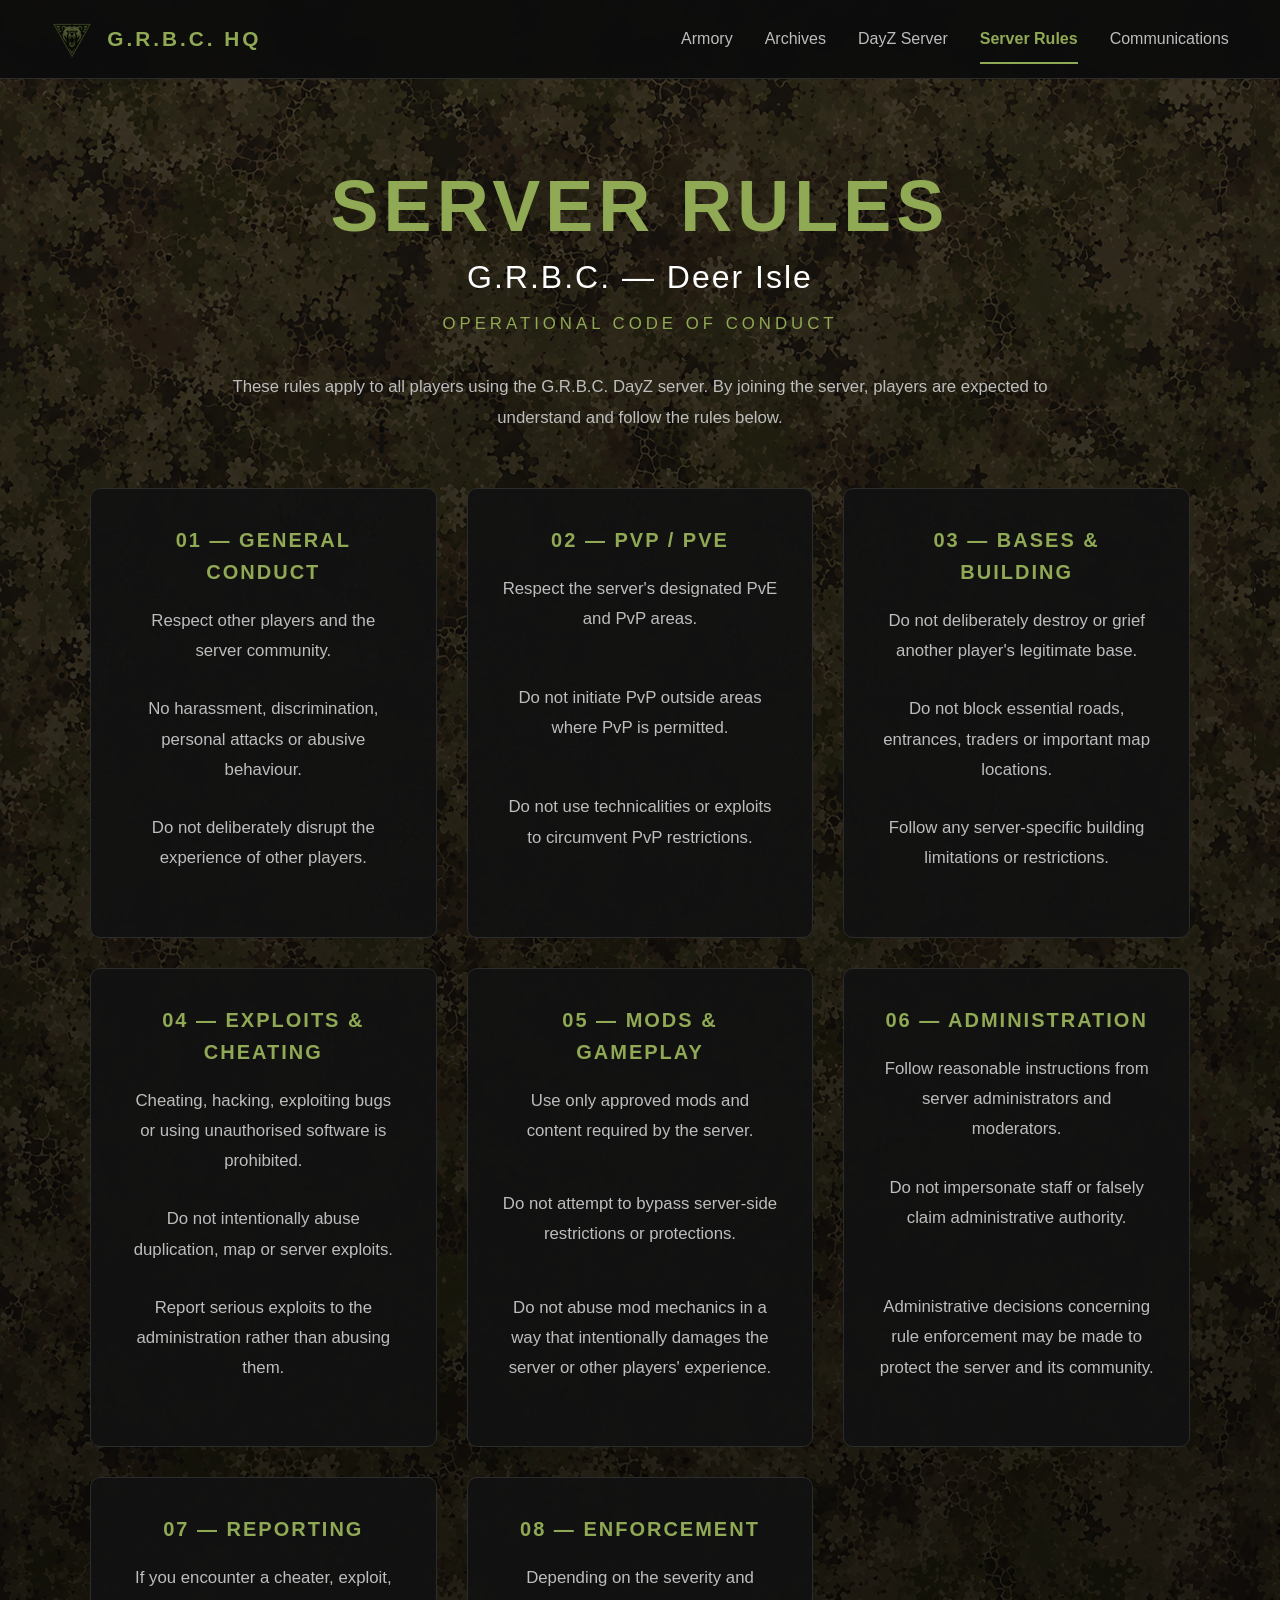
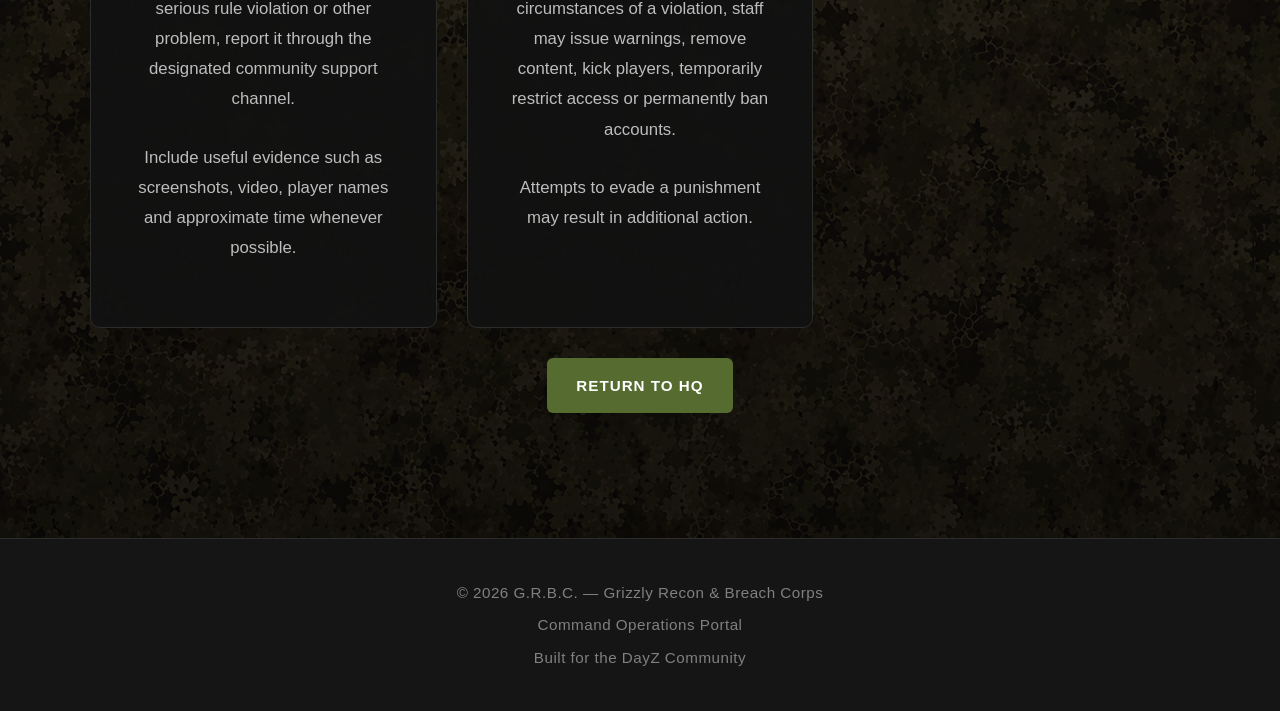
<file: rules.html>
<!DOCTYPE html>
<html lang="en">
<head>
    <meta charset="UTF-8">
    <meta name="viewport" content="width=device-width, initial-scale=1.0">
    <title>G.R.B.C. — Server Rules</title>

    <link rel="icon" type="image/png" href="gallery/page/GRBC_Logo_Simple.png">
    <link rel="stylesheet" href="css/style.css">
    <link rel="stylesheet" href="css/hq.css">
</head>

<body>

<nav>
    <div class="nav-container">
        <a href="index.html" class="logo">
            <img src="gallery/page/GRBC_Logo_Simple.png" alt="G.R.B.C.">
            <span>G.R.B.C. HQ</span>
        </a>

        <div class="nav-links">
            <a href="armory.html">Armory</a>
            <a href="archives.html">Archives</a>
            <a href="server.html">DayZ Server</a>
            <a href="rules.html" class="active">Server Rules</a>
            <!--
            <a href="#">Quartermaster</a>
            <a href="#">Contracting</a>
            -->
            <a href="communications.html">Communications</a>
        </div>
    </div>
</nav>

<section class="hero">
    <div class="container">
        <div class="hero-content">

            <h1>Server Rules</h1>
            <h2>G.R.B.C. — Deer Isle</h2>

            <div class="subtitle">Operational Code of Conduct</div>

            <p>
                These rules apply to all players using the G.R.B.C. DayZ server.
                By joining the server, players are expected to understand and
                follow the rules below.
            </p>

            <div class="portal">

                <div class="command-module">
                    <h3>01 — GENERAL CONDUCT</h3>
                    <p>Respect other players and the server community.</p>
                    <p>No harassment, discrimination, personal attacks or abusive behaviour.</p>
                    <p>Do not deliberately disrupt the experience of other players.</p>
                </div>

                <div class="command-module">
                    <h3>02 — PVP / PVE</h3>
                    <p>Respect the server's designated PvE and PvP areas.</p>
                    <p>Do not initiate PvP outside areas where PvP is permitted.</p>
                    <p>Do not use technicalities or exploits to circumvent PvP restrictions.</p>
                </div>

                <div class="command-module">
                    <h3>03 — BASES &amp; BUILDING</h3>
                    <p>Do not deliberately destroy or grief another player's legitimate base.</p>
                    <p>Do not block essential roads, entrances, traders or important map locations.</p>
                    <p>Follow any server-specific building limitations or restrictions.</p>
                </div>

                <div class="command-module">
                    <h3>04 — EXPLOITS &amp; CHEATING</h3>
                    <p>Cheating, hacking, exploiting bugs or using unauthorised software is prohibited.</p>
                    <p>Do not intentionally abuse duplication, map or server exploits.</p>
                    <p>Report serious exploits to the administration rather than abusing them.</p>
                </div>

                <div class="command-module">
                    <h3>05 — MODS &amp; GAMEPLAY</h3>
                    <p>Use only approved mods and content required by the server.</p>
                    <p>Do not attempt to bypass server-side restrictions or protections.</p>
                    <p>Do not abuse mod mechanics in a way that intentionally damages the server or other players' experience.</p>
                </div>

                <div class="command-module">
                    <h3>06 — ADMINISTRATION</h3>
                    <p>Follow reasonable instructions from server administrators and moderators.</p>
                    <p>Do not impersonate staff or falsely claim administrative authority.</p>
                    <p>Administrative decisions concerning rule enforcement may be made to protect the server and its community.</p>
                </div>

                <div class="command-module">
                    <h3>07 — REPORTING</h3>
                    <p>
                        If you encounter a cheater, exploit, serious rule violation
                        or other problem, report it through the designated
                        community support channel.
                    </p>
                    <p>
                        Include useful evidence such as screenshots, video,
                        player names and approximate time whenever possible.
                    </p>
                </div>

                <div class="command-module">
                    <h3>08 — ENFORCEMENT</h3>
                    <p>
                        Depending on the severity and circumstances of a violation,
                        staff may issue warnings, remove content, kick players,
                        temporarily restrict access or permanently ban accounts.
                    </p>
                    <p>
                        Attempts to evade a punishment may result in additional
                        action.
                    </p>
                </div>

            </div>

            <p style="margin-top: 30px;">
                <a href="index.html" class="btn">RETURN TO HQ</a>
            </p>

        </div>
    </div>
</section>

<footer>
    <p>© 2026 G.R.B.C. — Grizzly Recon &amp; Breach Corps</p>
    <p>Command Operations Portal</p>
    <p>Built for the DayZ Community</p>
</footer>

</body>
</html>
</file>
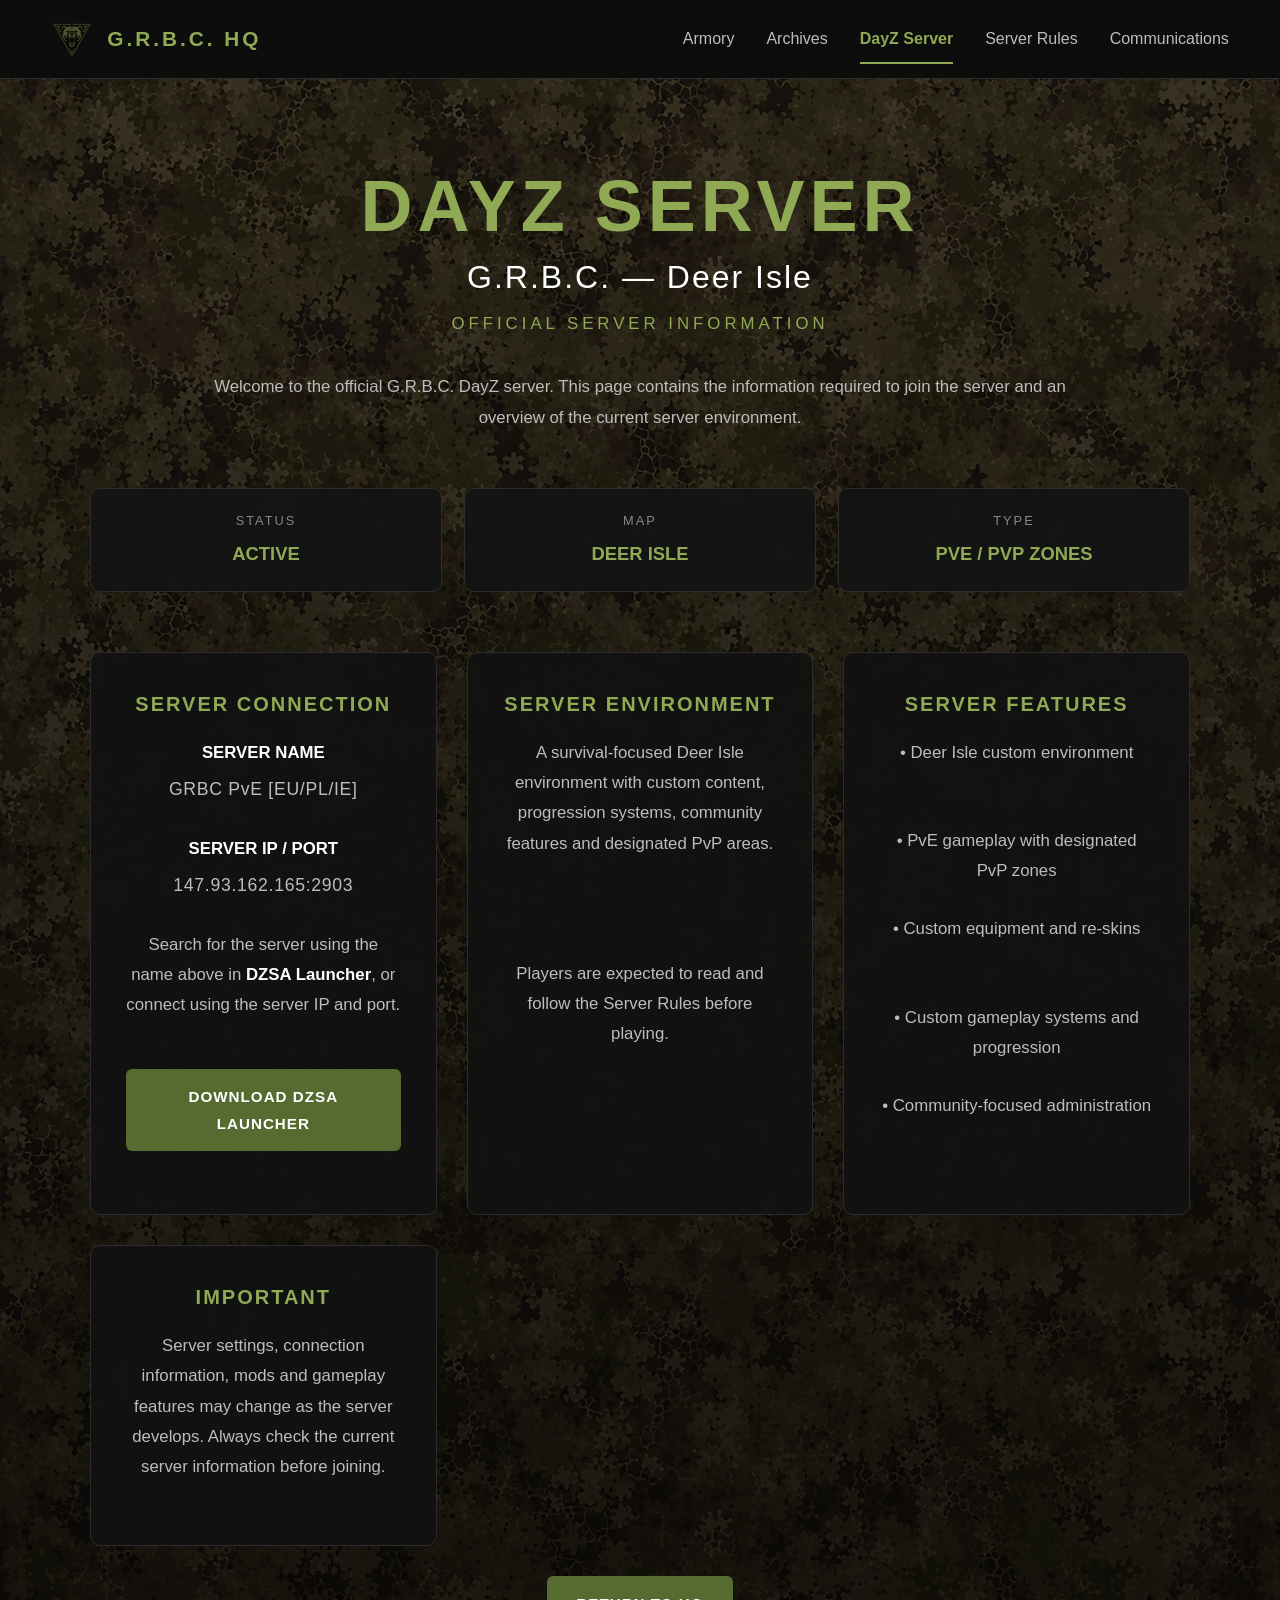
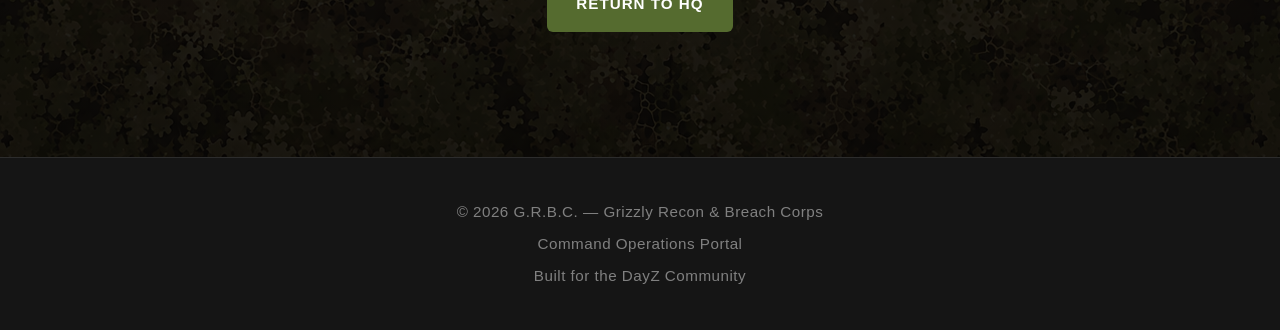
<file: server.html>
<!DOCTYPE html>
<html lang="en">
<head>
    <meta charset="UTF-8">
    <meta name="viewport" content="width=device-width, initial-scale=1.0">
    <title>G.R.B.C. — DayZ Server</title>

    <link rel="icon" type="image/png" href="gallery/page/GRBC_Logo_Simple.png">
    <link rel="stylesheet" href="css/style.css">
    <link rel="stylesheet" href="css/hq.css">
    <style>
        .server-value {
            display: inline-block;
            margin-top: 6px;
            font-size: 1.05em;
            letter-spacing: 0.04em;
        }
    </style>
</head>

<body>

<nav>
    <div class="nav-container">
        <a href="index.html" class="logo">
            <img src="gallery/page/GRBC_Logo_Simple.png" alt="G.R.B.C.">
            <span>G.R.B.C. HQ</span>
        </a>

        <div class="nav-links">
            <a href="armory.html">Armory</a>
            <a href="archives.html">Archives</a>
            <a href="server.html" class="active">DayZ Server</a>
            <a href="rules.html">Server Rules</a>
            <!--
            <a href="#">Quartermaster</a>
            <a href="#">Contracting</a>
            -->
            <a href="communications.html">Communications</a>
        </div>
    </div>
</nav>

<section class="hero">
    <div class="container">
        <div class="hero-content">

            <h1>DayZ Server</h1>
            <h2>G.R.B.C. — Deer Isle</h2>

            <div class="subtitle">Official Server Information</div>

            <p>
                Welcome to the official G.R.B.C. DayZ server.
                This page contains the information required to join the
                server and an overview of the current server environment.
            </p>

            <div class="status-panel">
                <div class="status-box">
                    <span>STATUS</span>
                    <strong class="status-active">ACTIVE</strong>
                </div>

                <div class="status-box">
                    <span>MAP</span>
                    <strong>DEER ISLE</strong>
                </div>

                <div class="status-box">
                    <span>TYPE</span>
                    <strong>PVE / PVP ZONES</strong>
                </div>
            </div>

            <div class="portal">

                <div class="command-module">
                    <h3>SERVER CONNECTION</h3>

                    <p>
                        <strong>SERVER NAME</strong><br>
                        <span class="server-value">GRBC PvE [EU/PL/IE]</span>
                    </p>

                    <p>
                        <strong>SERVER IP / PORT</strong><br>
                        <span class="server-value">147.93.162.165:2903</span>
                    </p>

                    <p>
                        Search for the server using the name above in
                        <strong>DZSA Launcher</strong>, or connect using the
                        server IP and port.
                    </p>

                    <p style="margin-top: 20px;">
                        <a href="https://dayzsalauncher.com/" class="btn" target="_blank" rel="noopener">
                            DOWNLOAD DZSA LAUNCHER
                        </a>
                    </p>
                </div>

                <div class="command-module">
                    <h3>SERVER ENVIRONMENT</h3>
                    <p>
                        A survival-focused Deer Isle environment with custom
                        content, progression systems, community features and
                        designated PvP areas.
                    </p>
                    <p>
                        Players are expected to read and follow the
                        <a href="rules.html">Server Rules</a> before playing.
                    </p>
                </div>

                <div class="command-module">
                    <h3>SERVER FEATURES</h3>
                    <p>• Deer Isle custom environment</p>
                    <p>• PvE gameplay with designated PvP zones</p>
                    <p>• Custom equipment and re-skins</p>
                    <p>• Custom gameplay systems and progression</p>
                    <p>• Community-focused administration</p>
                </div>

                <div class="command-module">
                    <h3>IMPORTANT</h3>
                    <p>
                        Server settings, connection information, mods and
                        gameplay features may change as the server develops.
                        Always check the current server information before
                        joining.
                    </p>
                </div>

            </div>

            <p style="margin-top: 30px;">
                <a href="index.html" class="btn">RETURN TO HQ</a>
            </p>

        </div>
    </div>
</section>

<footer>
    <p>© 2026 G.R.B.C. — Grizzly Recon &amp; Breach Corps</p>
    <p>Command Operations Portal</p>
    <p>Built for the DayZ Community</p>
</footer>

</body>
</html>
</file>
<file: css/style.css>
/*==================================================================
    G.R.B.C. COMMAND PORTAL
    Shared Stylesheet
    Version 2.0

    This file contains all styling shared between every page.

    Page specific styling belongs in:

        hq.css
        archives.css
        armory.css
Waiting for update...
==================================================================*/


/*==================================================================
    ROOT VARIABLES
==================================================================*/

:root{

    /*==============================================================
        BRAND COLOURS
    ==============================================================*/

    --grbc-green: #556B2F;
    --grbc-green-light: #90A955;

    --background: #0F0F0F;
    --surface: #181818;
    --surface-light: #202020;

    --border: #2C2C2C;

    --text: #FFFFFF;
    --text-secondary: #BDBDBD;

    /*==============================================================
        SIZES
    ==============================================================*/

    --max-width: 1400px;

    --radius: 10px;

    /*==============================================================
        ANIMATIONS
    ==============================================================*/

    --transition: .30s ease;

}

/*==================================================================
    RESET
==================================================================*/

*{

    margin:0;
    padding:0;

    box-sizing:border-box;

}

html{

    scroll-behavior:smooth;

}

body{

    background:var(--background);

    color:var(--text);

    font-family:
        "Segoe UI",
        Arial,
        Helvetica,
        sans-serif;

    font-size:16px;

    line-height:1.6;

    overflow-x:hidden;

    text-rendering:optimizeLegibility;

}


/*==================================================================
    GLOBAL ELEMENTS
==================================================================*/

img{

    display:block;

    max-width:100%;

    height:auto;

}

picture{

    display:block;

}

a{

    color:inherit;

    text-decoration:none;

}

button{

    font:inherit;

    border:none;

    background:none;

    cursor:pointer;

}

input,
textarea,
select{

    font:inherit;

    color:inherit;

}

ul,
ol{

    list-style:none;

}

table{

    border-collapse:collapse;

    border-spacing:0;

}

/*==================================================================
    TYPOGRAPHY
==================================================================*/


/*==================================================================
    HEADINGS
==================================================================*/

h1{

    color:var(--grbc-green-light);

    font-size:4.5rem;

    font-weight:700;

    line-height:1;

    letter-spacing:5px;

    text-transform:uppercase;

    margin-bottom:15px;

}


h2{

    color:var(--text);

    font-size:2rem;

    font-weight:400;

    line-height:1.3;

    letter-spacing:2px;

    margin-bottom:12px;

}


h3{

    color:var(--grbc-green-light);

    font-size:1.25rem;

    font-weight:600;

    text-transform:uppercase;

    letter-spacing:2px;

    margin-bottom:18px;

}


/*==================================================================
    PARAGRAPHS
==================================================================*/

p{

    color:var(--text-secondary);

    font-size:1.05rem;

    line-height:1.8;

}


strong{

    color:var(--text);

    font-weight:700;

}


/*==================================================================
    SUBTITLE
==================================================================*/

.subtitle{

    color:var(--grbc-green-light);

    font-size:1.05rem;

    text-transform:uppercase;

    letter-spacing:4px;

    margin-bottom:35px;

}


/*==================================================================
    TEXT HELPERS
==================================================================*/

.text-center{

    text-align:center;

}

.text-left{

    text-align:left;

}

.text-right{

    text-align:right;

}

.uppercase{

    text-transform:uppercase;

}

.muted{

    color:var(--text-secondary);

}

/*==================================================================
    LAYOUT
==================================================================*/


/*==================================================================
    GLOBAL CONTAINER
==================================================================*/

.container{

    width:min(var(--max-width),92%);

    margin:0 auto;

}


/*==================================================================
    SECTION SPACING
==================================================================*/

section{

    position:relative;

}


/*==================================================================
    HERO
==================================================================*/

.hero{

    min-height:100vh;

    display:flex;

    justify-content:center;

    align-items:flex-start;

    text-align:center;

    padding:170px 20px 70px;

    background-size:cover;

    background-position:center;

    background-repeat:no-repeat;

    background-attachment:fixed;

}


.hero-content{

    max-width:1100px;

    margin:0 auto;

}


.hero p{

    max-width:900px;

    margin:0 auto 55px;

}

/*==================================================================
    HERO BUTTONS
==================================================================*/

.hero-buttons{

    display:flex;

    flex-wrap:wrap;

    justify-content:center;

    gap:15px;

    margin-top:45px;

}

.hero-buttons a{

    display:inline-flex;

    align-items:center;

    justify-content:center;

    min-width:170px;

    padding:12px 22px;

    background:var(--grbc-green);

    color:var(--text);

    border-radius:6px;

    transition:var(--transition);

}

.hero-buttons a:hover{

    background:var(--grbc-green-light);

    color:#111;

    transform:translateY(-3px);

}


/*==================================================================
    NAVIGATION
==================================================================*/

nav{

    position:fixed;

    top:0;

    left:0;

    width:100%;

    background:rgba(12,12,12,.94);

    backdrop-filter:blur(10px);

    border-bottom:1px solid var(--border);

    z-index:10000;

}


.nav-container{

    width:min(var(--max-width),92%);

    margin:0 auto;

    min-height:78px;

    display:flex;

    justify-content:space-between;

    align-items:center;

}


/*==================================================================
    LOGO
==================================================================*/

.logo{

    display:flex;

    align-items:center;

    gap:14px;

    color:var(--grbc-green-light);

    font-size:1.3rem;

    font-weight:700;

    letter-spacing:3px;

    transition:var(--transition);

}


.logo:hover{

    color:var(--text);

}


.logo img{

    width:42px;

    height:42px;

    object-fit:contain;

}


/*==================================================================
    NAVIGATION LINKS
==================================================================*/

.nav-links{

    display:flex;

    align-items:center;

    gap:32px;

}


.nav-links a{

    position:relative;

    padding:6px 0;

    color:var(--text-secondary);

    transition:var(--transition);

}


.nav-links a:hover{

    color:var(--grbc-green-light);

}


.nav-links a::after{

    content:"";

    position:absolute;

    left:0;

    bottom:-6px;

    width:0;

    height:2px;

    background:var(--grbc-green-light);

    transition:var(--transition);

}


.nav-links a:hover::after{

    width:100%;

}


.nav-links a.active{

    color:var(--grbc-green-light);

    font-weight:600;

}


.nav-links a.active::after{

    width:100%;

}

/*==================================================================
    STATUS PANEL
==================================================================*/

.status-panel{

    display:grid;

    grid-template-columns:repeat(3,1fr);

    gap:22px;

    margin-bottom:60px;

}


.status-box{

    background:rgba(20,20,20,.94);

    border:1px solid var(--border);

    border-radius:var(--radius);

    padding:22px;

    transition:var(--transition);

}


.status-box:hover{

    border-color:var(--grbc-green);

    transform:translateY(-2px);

}


.status-box span{

    display:block;

    color:#888;

    font-size:.80rem;

    text-transform:uppercase;

    letter-spacing:2px;

}


.status-box strong{

    display:block;

    margin-top:8px;

    color:var(--grbc-green-light);

    font-size:1.15rem;

}



/*==================================================================
    PORTAL GRID
==================================================================*/

.portal{

    display:grid;

    grid-template-columns:repeat(3,1fr);

    gap:30px;

}



/*==================================================================
    COMMAND MODULES
==================================================================*/

.command-module{

    display:flex;

    flex-direction:column;

    align-items:center;

    text-align:center;

    background:rgba(18,18,18,.94);

    border:1px solid var(--border);

    border-radius:var(--radius);

    padding:35px;

    transition:var(--transition);

}


.command-module:hover{

    transform:translateY(-6px);

    border-color:var(--grbc-green-light);

    box-shadow:0 0 25px rgba(144,169,85,.18);

}


.command-module h3{

    margin-bottom:18px;

}


.command-module p{

    flex:1;

    max-width:none;

    margin-bottom:28px;

}


.command-module .btn{

    margin-top:auto;

}

/*==================================================================
    BUTTONS
==================================================================*/

.btn{

    display:inline-flex;

    align-items:center;

    justify-content:center;

    min-width:180px;

    padding:13px 28px;

    background:var(--grbc-green);

    color:var(--text);

    border:1px solid transparent;

    border-radius:6px;

    font-size:.95rem;

    font-weight:600;

    letter-spacing:1px;

    text-transform:uppercase;

    transition:var(--transition);

}


.btn:hover{

    background:var(--grbc-green-light);

    color:#111;

    transform:translateY(-3px);

    box-shadow:0 0 20px rgba(144,169,85,.30);

}


.btn:active{

    transform:translateY(-1px);

}


.btn:focus-visible{

    outline:2px solid var(--grbc-green-light);

    outline-offset:4px;

}



/*==================================================================
    PANELS
==================================================================*/

.panel{

    background:rgba(20,20,20,.94);

    border:1px solid var(--border);

    border-radius:var(--radius);

    padding:30px;

}



/*==================================================================
    FOOTER
==================================================================*/

footer{

    background:#151515;

    border-top:1px solid var(--border);

    padding:35px 20px;

    text-align:center;

}


footer p{

    margin:5px 0;

    color:#808080;

    font-size:.95rem;

    letter-spacing:.5px;

}

/*==================================================================
    RESPONSIVE
==================================================================*/


/*==================================================================
    LARGE TABLETS
==================================================================*/

@media (max-width:1200px){

    h1{

        font-size:3.8rem;

    }

    .hero-content{

        max-width:900px;

    }

}


/*==================================================================
    TABLETS
==================================================================*/

@media (max-width:1000px){

    /*--------------------------------------------------------------
        Navigation
    --------------------------------------------------------------*/

    .nav-container{

        flex-direction:column;

        justify-content:center;

        gap:18px;

        padding:18px 0;

    }

    .nav-links{

        flex-wrap:wrap;

        justify-content:center;

        gap:20px;

    }

    /*--------------------------------------------------------------
        Hero
    --------------------------------------------------------------*/

    .hero{

        padding:170px 20px 70px;

    }

    /*--------------------------------------------------------------
        Status Panel
    --------------------------------------------------------------*/

    .status-panel{

        grid-template-columns:1fr;

    }

    /*--------------------------------------------------------------
        Portal
    --------------------------------------------------------------*/

    .portal{

        grid-template-columns:1fr;

    }

}


/*==================================================================
    MOBILE
==================================================================*/

@media (max-width:700px){

    h1{

        font-size:3rem;

        letter-spacing:3px;

    }

    h2{

        font-size:1.35rem;

        letter-spacing:1px;

    }

    h3{

        font-size:1.15rem;

    }

    p{

        font-size:1rem;

    }

    .subtitle{

        font-size:.90rem;

        letter-spacing:2px;

    }

    .hero{

        background-attachment:scroll;

        padding:180px 20px 60px;

    }

    .hero-content{

        max-width:100%;

    }

    .command-module{

        padding:28px;

    }

    .btn{

        width:100%;

        max-width:280px;

    }

}


/*==================================================================
    SMALL MOBILE
==================================================================*/

@media (max-width:480px){

    h1{

        font-size:2.4rem;

        letter-spacing:2px;

    }

    h2{

        font-size:1.15rem;

    }

    .nav-links{

        gap:14px;

        font-size:.95rem;

    }

    .status-box{

        padding:18px;

    }

}

/*==================================================================
    UTILITIES
==================================================================*/

.hidden{

    display:none !important;

}

.visible{

    display:block !important;

}

.flex{

    display:flex;

}

.grid{

    display:grid;

}

.text-center{

    text-align:center;

}

.text-left{

    text-align:left;

}

.text-right{

    text-align:right;

}

.uppercase{

    text-transform:uppercase;

}

.rounded{

    border-radius:var(--radius);

}

.shadow{

    box-shadow:0 10px 25px rgba(0,0,0,.30);

}

.mt-1{

    margin-top:10px;

}

.mt-2{

    margin-top:20px;

}

.mt-3{

    margin-top:30px;

}

.mb-1{

    margin-bottom:10px;

}

.mb-2{

    margin-bottom:20px;

}

.mb-3{

    margin-bottom:30px;

}

/*==================================================================
    HERO BUTTONS
==================================================================*/

.hero-buttons{

    display:flex;

    flex-wrap:wrap;

    justify-content:center;

    gap:15px;

    margin-top:45px;

}

.hero-buttons a{

    display:inline-block;

    min-width:150px;

    padding:12px 22px;

    background:rgba(20,20,20,.90);

    border:1px solid var(--border);

    border-radius:6px;

    color:var(--text);

    text-decoration:none;

    text-transform:uppercase;

    font-size:.9rem;

    letter-spacing:1px;

    transition:var(--transition);

}

.hero-buttons a:hover{

    background:var(--grbc-green);

    border-color:var(--grbc-green-light);

    transform:translateY(-3px);

}
</file>
<file: css/hq.css>
/*==================================================================
    G.R.B.C. COMMAND PORTAL

    Headquarters
    Version 2.0
==================================================================*/


/*==================================================================
    HERO BACKGROUND
==================================================================*/

.hero{

    background:
        linear-gradient(
            rgba(0,0,0,.72),
            rgba(0,0,0,.88)
        ),
        url("../gallery/page/GC3_MC.png");

}

.status-box strong.status-inactive {
    color: #ff3333;
    text-shadow: 0 0 8px rgba(255, 51, 51, 0.5);
}
</file>
<file: css/archive.css>
/* ==========================================================
   G.R.B.C. CENTRAL ARCHIVE v0.2
   ========================================================== */

.archive-header{
    max-width:1200px;
    margin:130px auto 30px;
    padding:0 40px;
    text-align:center;
}

.archive-header h1{
    margin:0;
    text-transform:uppercase;
    letter-spacing:4px;
}

.archive-header h2{
    margin-top:12px;
    opacity:.8;
    font-weight:400;
}

.archive-query,
.query-results,
.archive-viewer{
    max-width:1200px;
    margin:0 auto 30px;
    padding:0 40px;
}

.archive-query label{
    display:block;
    margin-bottom:12px;
    font-weight:700;
    letter-spacing:2px;
    text-transform:uppercase;
}

.search-row{
    display:flex;
    gap:15px;
}

#searchBox{
    flex:1;
    padding:14px 18px;
    font-size:1rem;
    border:1px solid #3d3d3d;
    border-radius:6px;
    background:#181818;
    color:#f0f0f0;
}

#searchButton{
    padding:14px 30px;
    cursor:pointer;
    border:none;
    border-radius:6px;
    font-weight:700;
    letter-spacing:2px;
    text-transform:uppercase;
    background:#5d7f45;
    color:#fff;
}

#searchButton:hover{
    background:#6d9152;
}

.query-results h3{
    margin-bottom:15px;
    letter-spacing:2px;
    text-transform:uppercase;
}

#results{
    min-height:120px;
    border:1px solid #333;
    border-radius:8px;
    background:#181818;
    overflow:hidden;
}

.archive-result{
    padding:18px;
    border-bottom:1px solid #2c2c2c;
    cursor:pointer;
    transition:.2s;
}

.archive-result:hover{
    background:#222;
    border-left:4px solid #6d9152;
}

.archive-result.active{
    background:#252525;
    border-left:4px solid #90b15a;
}

.archive-result-id{
    font-weight:700;
    color:#90b15a;
    margin-bottom:6px;
}

.archive-result-title{
    font-weight:600;
}

.archive-result-meta{
    margin-top:6px;
    opacity:.7;
    font-size:.9rem;
}

.archive-viewer{
    border:1px solid #333;
    border-radius:8px;
    background:#181818;
    min-height:500px;
    padding:35px;
}

.archive-placeholder{
    min-height:430px;
    display:flex;
    flex-direction:column;
    justify-content:center;
    align-items:center;
    text-align:center;
    opacity:.75;
}

.archive-placeholder h2{
    margin-bottom:20px;
}

.archive-meta{
    display:grid;
    grid-template-columns:180px 1fr;
    gap:10px 20px;
    margin:30px 0;
}

.archive-label{
    font-weight:700;
    text-transform:uppercase;
    color:#90b15a;
}

.archive-body{
    line-height:1.8;
    margin-top:30px;
}

.archive-related{
    margin-top:40px;
    padding-top:20px;
    border-top:1px solid #333;
}

.archive-related a{
    display:inline-block;
    margin:5px;
    padding:8px 14px;
    border:1px solid #555;
    border-radius:4px;
    text-decoration:none;
    color:#fff;
}

.archive-related a:hover{
    background:#5d7f45;
}

@media(max-width:800px){

.search-row{
    flex-direction:column;
}

#searchButton{
    width:100%;
}

.archive-query,
.query-results,
.archive-viewer,
.archive-header{
    padding:0 20px;
}

.archive-meta{
    grid-template-columns:1fr;
}

}
</file>
<file: css/armory.css>
/*==================================================================
    G.R.B.C. COMMAND PORTAL

    Armory Stylesheet
    Version 2.0

    Contains Armory-specific components only.
==================================================================*/


/*==================================================================
    HERO BACKGROUND
==================================================================*/

.hero{

    min-height:650px;

    background:
        linear-gradient(
            rgba(0,0,0,.65),
            rgba(0,0,0,.82)
        ),
        url("../gallery/page/GC_OG.png");

}

/*==================================================================
    ARMORY SECTIONS
==================================================================*/

section{

    padding:80px 0;

}

.section-title{

    text-align:center;

    color:var(--grbc-green-light);

    font-size:3rem;

    font-weight:700;

    text-transform:uppercase;

    letter-spacing:3px;

    margin-bottom:15px;

    text-shadow:
        0 0 8px rgba(144,169,85,.18);

}

.section-description{

    max-width:900px;

    margin:0 auto 50px;

    text-align:center;

    color:var(--text-secondary);

    font-size:1.1rem;

    line-height:1.8;

}


/*==================================================================
    GALLERY GRID
==================================================================*/

.gallery-grid{

    display:grid;

    grid-template-columns:
        repeat(auto-fit,minmax(240px,240px));

    justify-content:center;

    gap:20px;

}


/*==================================================================
    GALLERY CARDS
==================================================================*/

.gallery-item{

    background:#1A1A1A;

    border:1px solid var(--border);

    border-radius:var(--radius);

    overflow:hidden;

    transition:var(--transition);

}


.gallery-item:hover{

    transform:translateY(-5px);

    border-color:var(--grbc-green-light);

}


.gallery-item img{

    width:100%;

    height:240px;

    object-fit:contain;

    cursor:pointer;

    transition:var(--transition);
    
    background:#2a2a2a;

    padding:10px;

}


.gallery-item img:hover{

    opacity:.9;

    transform:scale(1.03);

}


.gallery-info{

    padding:18px;

}


.gallery-info h3{

    margin-bottom:10px;

}


.gallery-info p{

    margin:0;

}


/*==================================================================
    ABOUT SECTION
==================================================================*/

.about-box{

    background:#181818;

    border:1px solid var(--border);

    border-radius:var(--radius);

    padding:40px;

    text-align:center;

}


/*==================================================================
    COMMISSION SECTION
==================================================================*/

.commission-box{

    max-width:850px;

    margin:35px auto 0;

    padding:24px 30px;

    text-align:center;

    background:rgba(24,24,24,.92);

    border:1px solid var(--grbc-green);

    border-radius:var(--radius);

    backdrop-filter:blur(5px);

}


.commission-links{

    display:flex;

    justify-content:center;

    flex-wrap:wrap;

    gap:12px;

    margin:20px 0;

}


.commission-note{

    margin-top:16px;

    opacity:.8;

}


/*==================================================================
    COMING SOON
==================================================================*/

.coming-soon{

    display:none;

    margin-top:40px;

    padding:60px;

    text-align:center;

    background:#181818;

    border:1px solid var(--border);

    border-radius:var(--radius);

    font-size:2rem;

    letter-spacing:3px;

    color:#666;

}


/*==================================================================
    LIGHTBOX
==================================================================*/

#lightbox{

    position:fixed;

    inset:0;

    display:none;

    justify-content:center;

    align-items:center;

    background:rgba(0,0,0,.92);

    z-index:99999;

}

#lightbox img{

    max-width:90%;

    max-height:90%;

    border:2px solid var(--grbc-green);

    border-radius:var(--radius);

    box-shadow:0 0 35px rgba(0,0,0,.8);

}


/*--------------------------------------------------------------
    ALL BUTTONS
--------------------------------------------------------------*/

.lb-btn{

    position:absolute;

    width:60px;

    height:60px;

    border:none;

    border-radius:50%;

    background:rgba(20,20,20,.85);

    color:white;

    font-size:34px;

    cursor:pointer;

    transition:var(--transition);

}

.lb-btn:hover{

    background:var(--grbc-green);

}


/*--------------------------------------------------------------
    PREVIOUS
--------------------------------------------------------------*/

.lb-prev{

    left:35px;

    top:50%;

    transform:translateY(-50%);

}


/*--------------------------------------------------------------
    NEXT
--------------------------------------------------------------*/

.lb-next{

    right:35px;

    top:50%;

    transform:translateY(-50%);

}


/*--------------------------------------------------------------
    CLOSE
--------------------------------------------------------------*/

.lb-close{

    right:35px;

    top:35px;

    font-size:28px;

}

/*==================================================================
    CATEGORY BACKGROUNDS
==================================================================*/

.weapons{

    background:
        linear-gradient(rgba(0,0,0,.65),rgba(0,0,0,.85)),
        url("../gallery/page/winter_camo_002.png");

    background-size:cover;

    background-position:center;

}


.groobycam{

    background:
        linear-gradient(rgba(0,0,0,.65),rgba(0,0,0,.85)),
        url("../gallery/page/GC_OG.png");

    background-size:cover;

    background-position:center;

}


.rangergreen{

    background:
        linear-gradient(rgba(0,0,0,.65),rgba(0,0,0,.85)),
        url("../gallery/page/Mapa_1024x2048.png");

    background-size:cover;

    background-position:center;

}


.grbc{

    background:
        linear-gradient(rgba(0,0,0,.65),rgba(0,0,0,.85)),
        url("../gallery/page/MC_1.png");

    background-size:cover;

    background-position:center;

}


.items{

    background:
        linear-gradient(rgba(0,0,0,.65),rgba(0,0,0,.85)),
        url("../gallery/page/wz.93_Pantera.png");

    background-size:cover;

    background-position:center;

}


.apparel{

    background:
        linear-gradient(rgba(0,0,0,.65),rgba(0,0,0,.85)),
        url("../gallery/page/M81_Woodland.png");

    background-size:cover;

    background-position:center;

}


.camos{

    background:
        linear-gradient(rgba(0,0,0,.65),rgba(0,0,0,.85)),
        url("../gallery/page/GC3_MC.png");

    background-size:cover;

    background-position:center;

}


/*==================================================================
    ARMORY RESPONSIVE
==================================================================*/

@media (max-width:700px){

    .gallery-grid{

        grid-template-columns:1fr;

    }

    .gallery-item img{

        height:auto;

    }

    .about-box{

        padding:30px;

    }

    .commission-box{

        padding:20px;

    }

}
</file>
